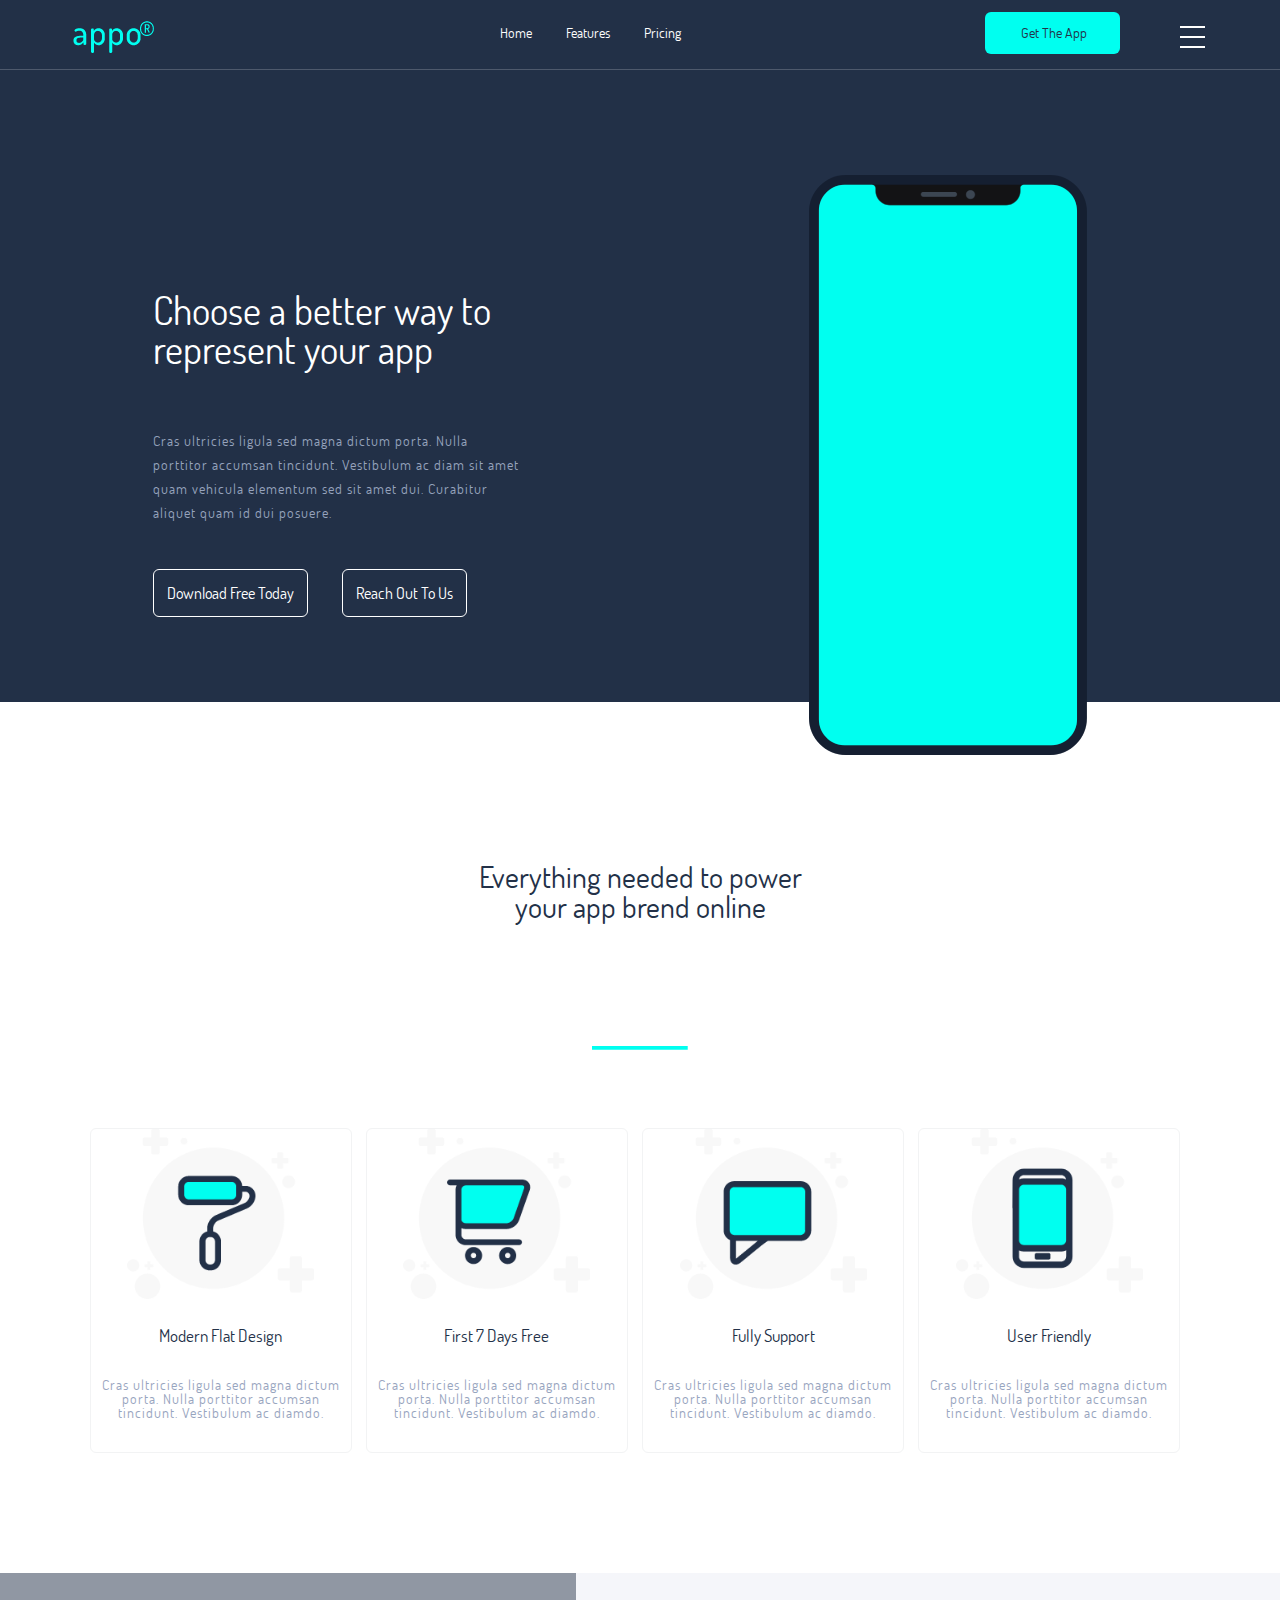
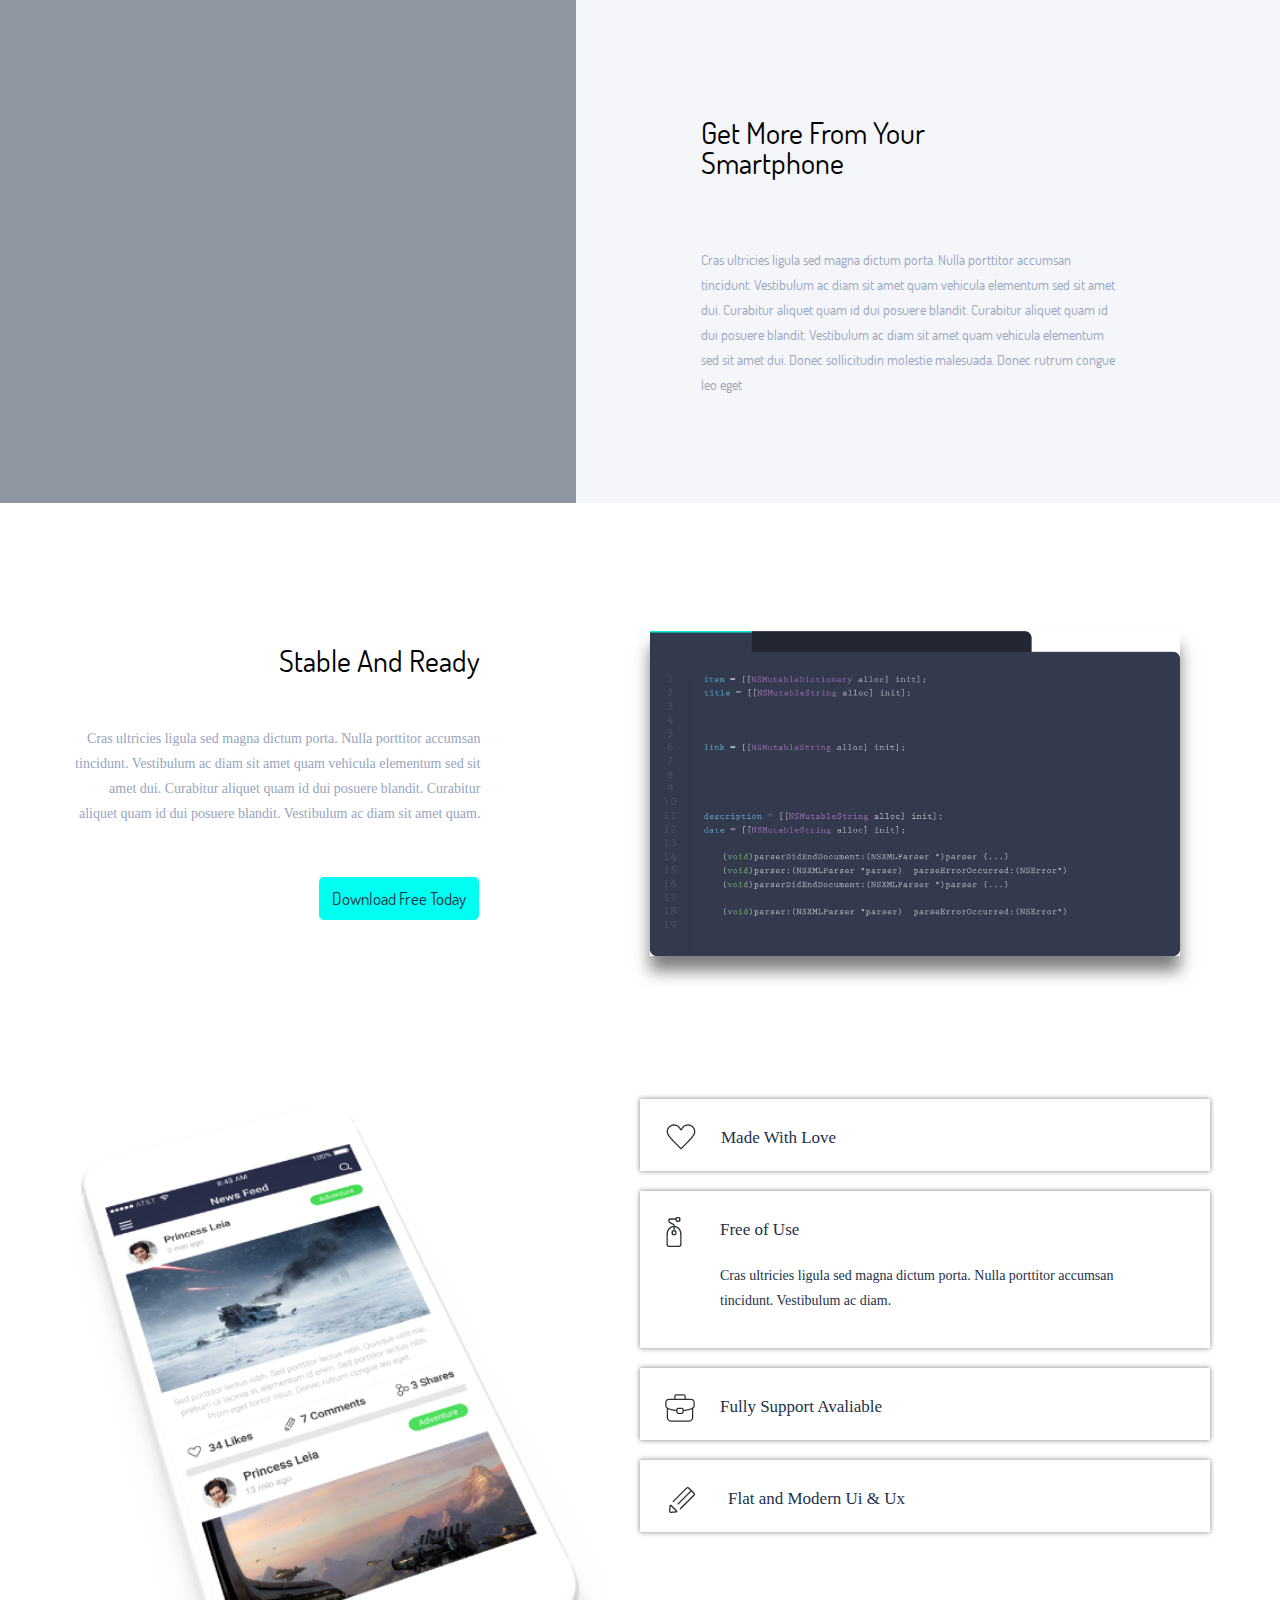
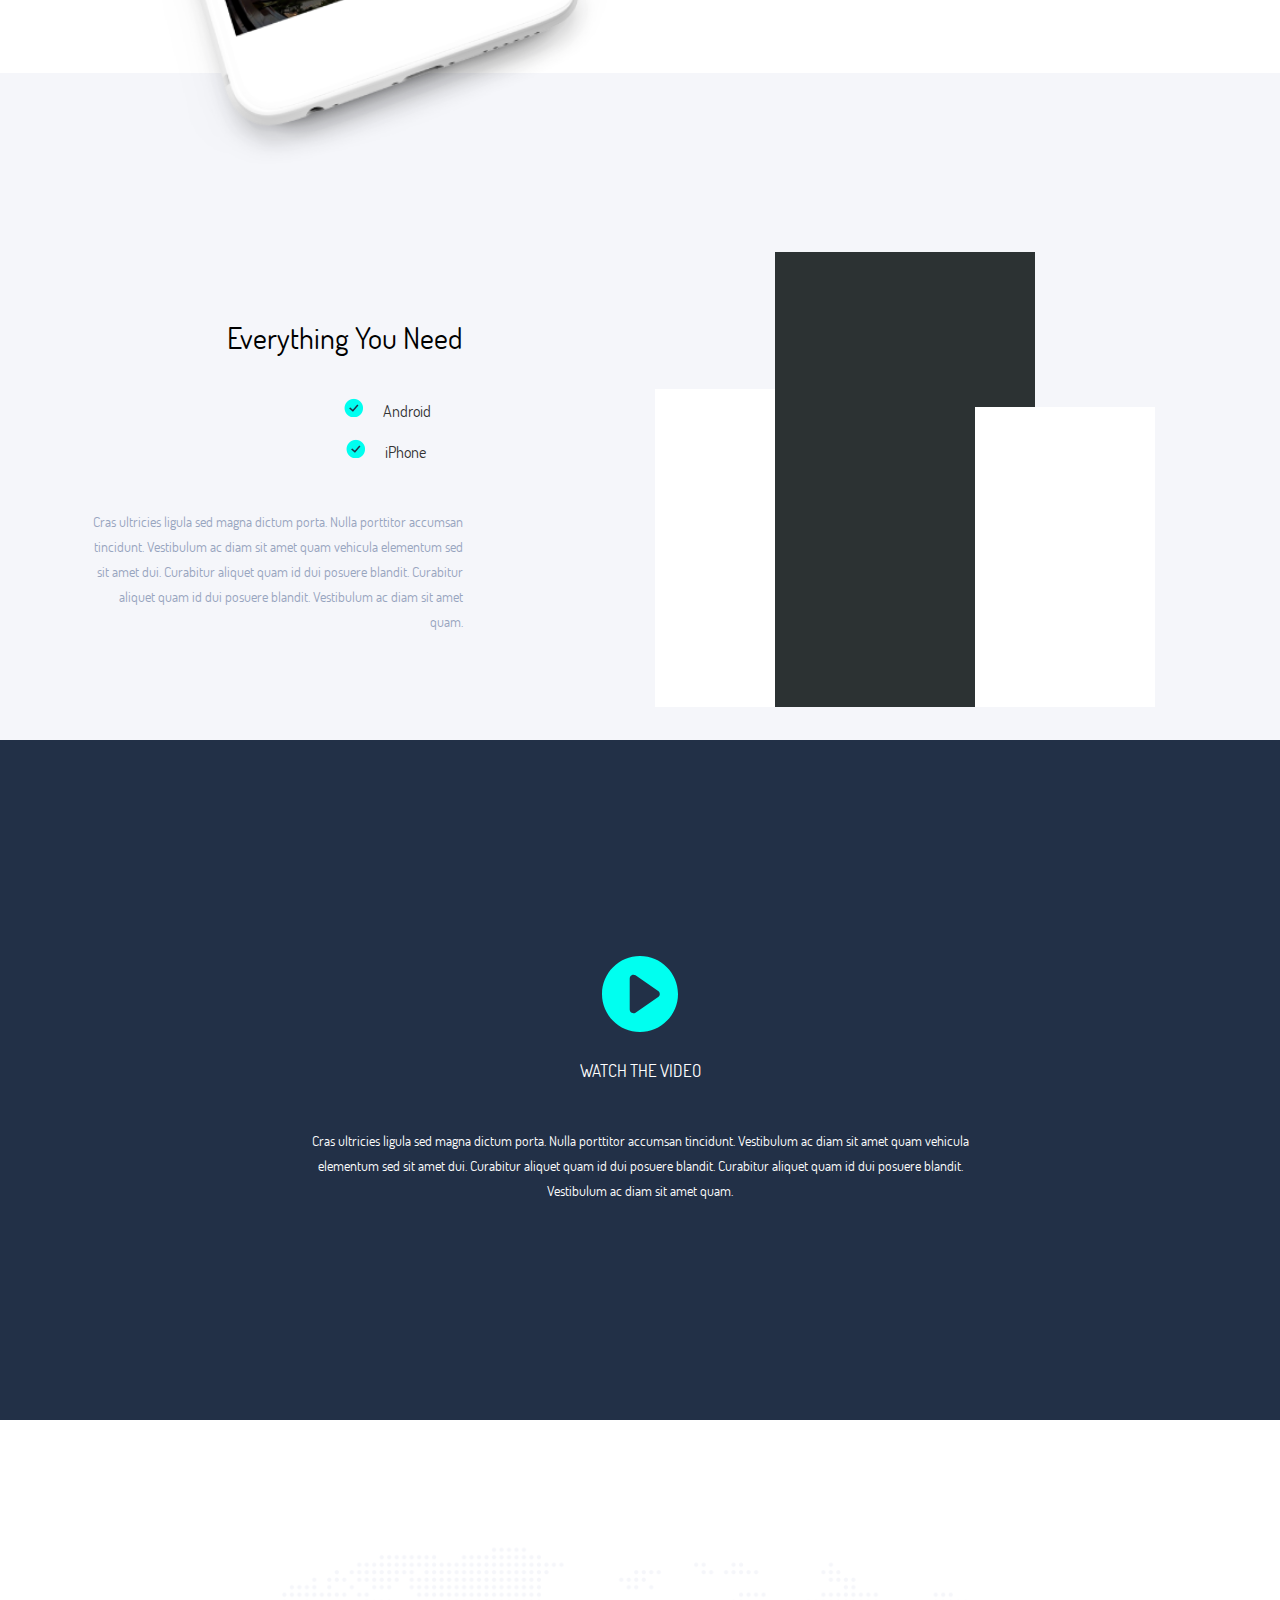
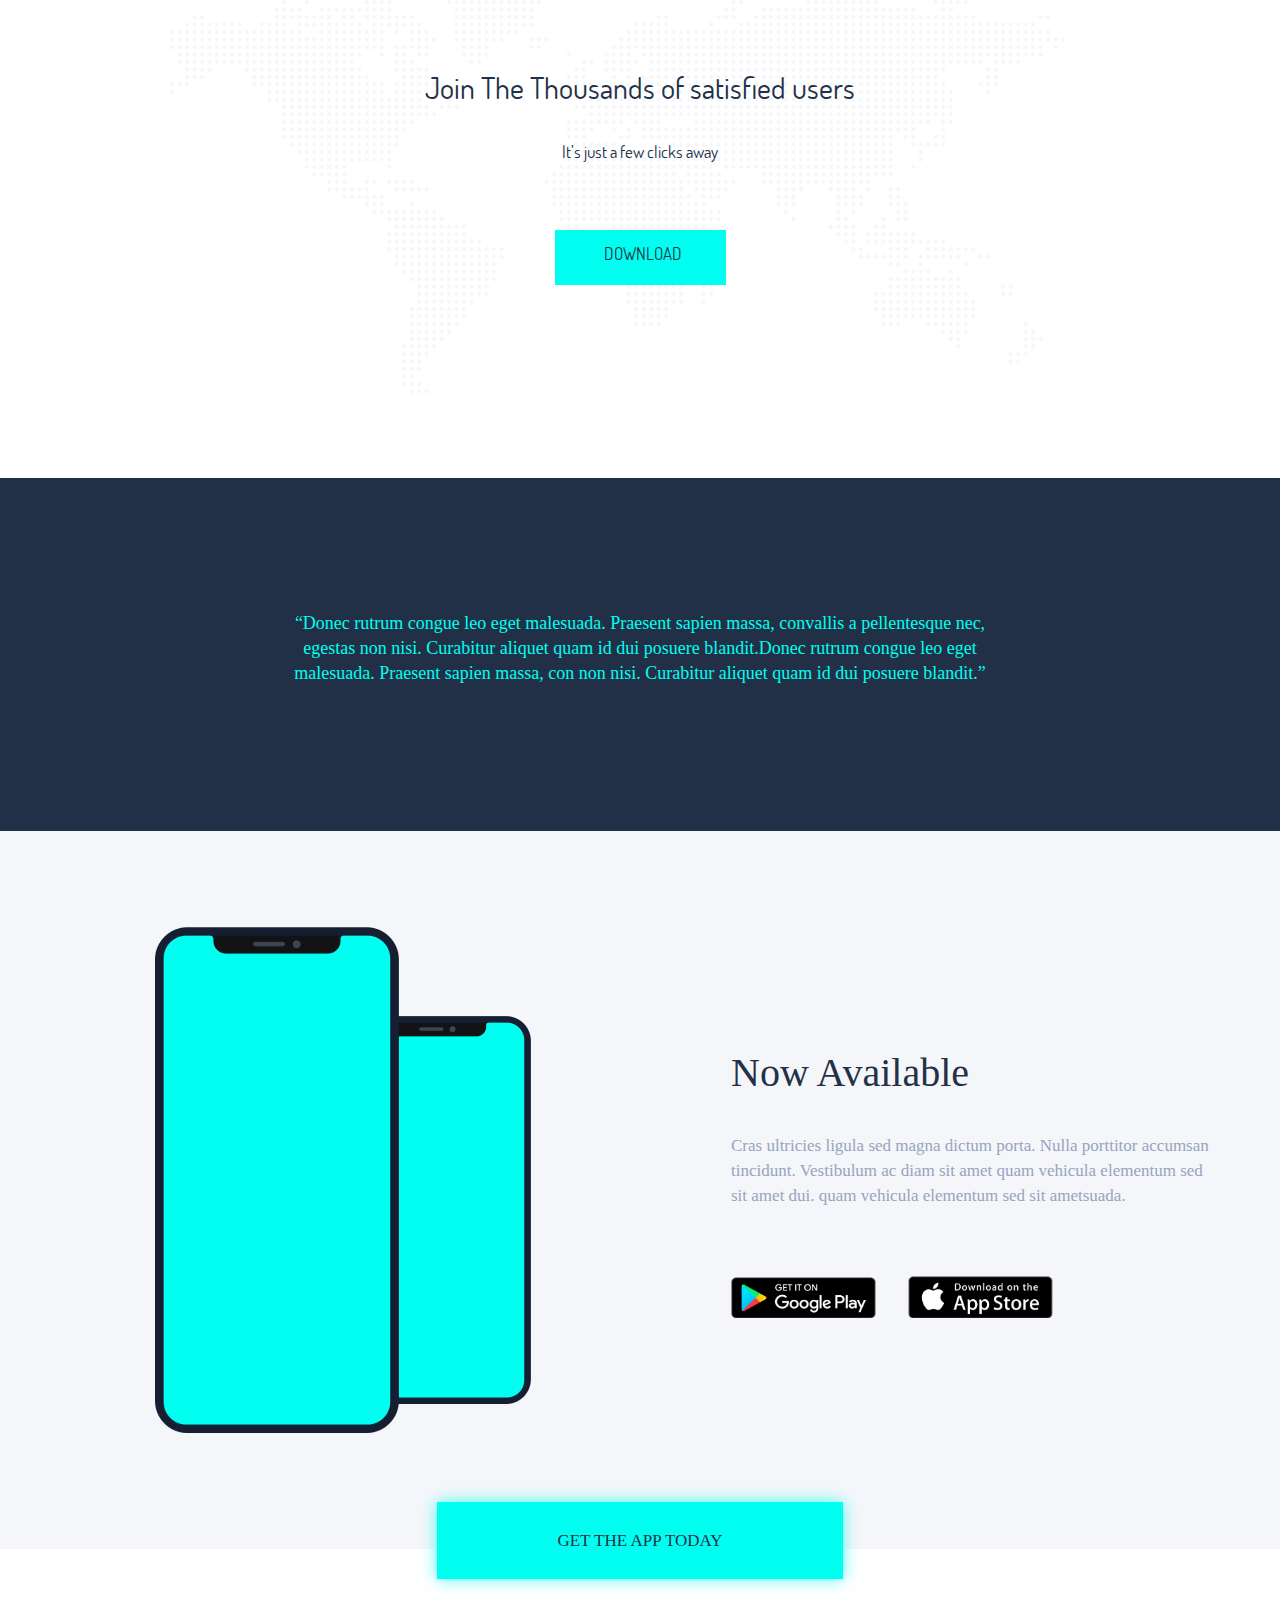
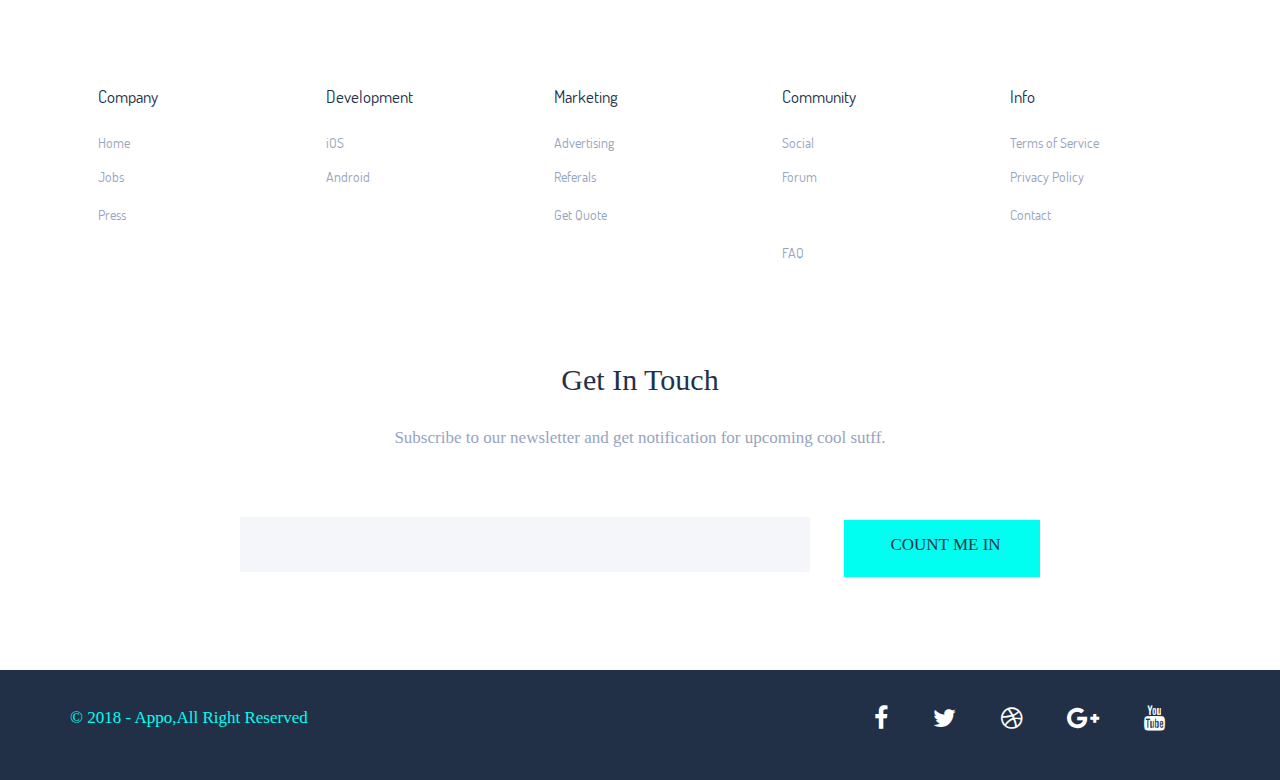
<file: project-appo/Appo2/index.html>
<!DOCTYPE html>
<html>
	<head>
		<meta charset="utf-8">
		<title>APPO</title>
		<meta name="viewport" content="width=device-width, initial-scale=1">
		<link rel="stylesheet" type="text/css" href="assets/css/app.css">
	</head>
	<body>

		<header>
			<div class="wrap header">
				<div class="container-fluid">
					<div class="row">
						<div class="col-lg-12 col-md-12 col-sm-12 col-xs-12">
							<div class="logo">
								<a href="#" title="logo" id="logo" >
									<img src="assets/img/logo.png" alt="logo">
								</a>
							</div>
							<nav id="main-navigation">
								<ul>
									<span class="canvas-close">X</span>
									<li><a href="#" title="Home">Home
									<span><img src="assets/img/Arrow Down.png"></span></a></li>
									<li><a href="#" title="Features">Features</a></li>
									<li><a href="#" title="Pricing">Pricing</a></li>
									<li><a href="#" title="Get The App">Get The App</a></li>
								</ul>
							</nav>
							<div class="canvas-open">
								<img src="assets/img/menu.png">
							</div>
						</div>	
					</div>
				</div>
			</div>
			<div class="subheader">
				<div class="wrap">
					<div class="container-fluid">
						<div class="row">
							<div class="information col-lg-6 col-md-6 col-sm-10">
								<h1>Choose a better way to 
								represent your app</h1>
								<p>Cras ultricies ligula sed magna dictum porta. Nulla porttitor accumsan tincidunt. Vestibulum ac diam sit amet quam vehicula elementum sed sit amet dui. Curabitur aliquet quam id dui posuere.</p>
								<a href="#" title="Download free" id="first">Download Free Today</a>
								<a href="#" title="reach us">Reach Out To Us</a>
							</div>
							<div id="phone" class="col-lg-6 col-md-6 col-sm-2">
								<div class="phone">
									<img src="assets/img/Vector Smart.png">
								</div>
							</div>
						</div>	
					</div>
				</div>
				</div>
			</div>
		</header>
		<section>
			<div class="service">
				<div class="wrap">
					<div class="container-fluid">
						<div class="row">
							<div class="col-lg-12">
								<h2>Everything needed to power
								your app brend online</h2>
								<div class="separate">
									<img src="assets/img/separator.png" alt="separate">
								</div>
								<ul>
									<li><a href="#" title="Modern Flat Design">
										<img src="assets/img/Vector Smart1.png">
									</a>
									<h3>Modern Flat Design</h2>
									<p>Cras ultricies ligula sed magna dictum porta. Nulla porttitor accumsan tincidunt. Vestibulum ac diamdo.</p>
									</li>
									<li><a href="#" title="First 7 Days Free">
										<img src="assets/img/Vector Smart2.png">
									</a>
									<h3>First 7 Days Free</h2>
									<p>Cras ultricies ligula sed magna dictum porta. Nulla porttitor accumsan tincidunt. Vestibulum ac diamdo.</p>
									</li>
									<li><a href="#" title="Fully Support">
										<img src="assets/img/Vector Smart3.png">
									</a>
									<h3>Fully Support</h2>
									<p>Cras ultricies ligula sed magna dictum porta. Nulla porttitor accumsan tincidunt. Vestibulum ac diamdo.</p>
									</li>
									<li><a href="#" title="User Friendly">
										<img src="assets/img/Vector Smart4.png">
									</a>
									<h3>User Friendly</h2>
									<p>Cras ultricies ligula sed magna dictum porta. Nulla porttitor accumsan tincidunt. Vestibulum ac diamdo.</p>
									</li>
								</ul>
							</div>
						</div>
					</div>
				</div>
			</div>
				<div class="company-info">
					<div class="image"></div>
					<div class="get-more">
						<h3>Get More From Your
						Smartphone</h3>
						<p>Cras ultricies ligula sed magna dictum porta. Nulla porttitor accumsan tincidunt. Vestibulum ac diam sit amet quam vehicula elementum sed sit amet dui. Curabitur aliquet quam id dui posuere blandit. Curabitur aliquet quam id dui posuere blandit. Vestibulum ac diam sit amet quam vehicula elementum sed sit amet dui. Donec sollicitudin molestie malesuada. Donec rutrum congue leo eget</p>
					</div>
				</div>
			<div class="app-presentation">
				<div class="top">
					<div class="wrap">
						<div class="container-fluid">
							<div class="row">
								<div class="col-lg-12">
									<div class="allin">
										<ul>
											<li>
												<h3>Stable And Ready</h3>
												<p>Cras ultricies ligula sed magna dictum porta. Nulla porttitor accumsan tincidunt. Vestibulum ac diam sit amet quam vehicula elementum sed sit amet dui. Curabitur aliquet quam id dui posuere blandit. Curabitur aliquet quam id dui posuere blandit. Vestibulum ac diam sit amet quam.</p>
												<a href="#" title="Download free">Download Free Today</a>
											</li>
											<li>
												<img src="assets/img/code.png" alt="code image">
											</li>
										</ul>
									</div>
								</div>
							</div>
						</div>
					</div>
				</div>
				<div class="middle">
					<div class="wrap">
						<div class="container-fluid">
							<div class="row">
								<div class="col-lg-12">
									<div class="smartphone">
										<img src="assets/img/phone.png">
									</div>
									<div class="smartphone-info">
										<ul>
											<li>
												<img src="assets/img/Heart Icon.png" title="hearn icon">
												<h3>Made With Love</h3>
											</li>
											<li>
												<img src="assets/img/Tag Icon.png" title="Tag Icon">
												<h3>Free of Use</h3>
												<p>Cras ultricies ligula sed magna dictum porta. Nulla porttitor accumsan tincidunt. Vestibulum ac diam.</p>
											</li>
											<li>
												<img src="assets/img/Case Icon.png" title="Case Icon">
												<h3>Fully Support Avaliable</h3>
											</li>
											<li>
												<img src="assets/img/Pencil Icon.png" title="Pencil icon">
												<h3>Flat and Modern Ui & Ux</h3>
											</li>
										</ul>
									</div>
								</div>
							</div>
						</div>
					</div>
				</div>
				<div class="bottom">
					<div class="wrap">
						<div class="container-fluid">
							<div class="row">
								<div class="col-lg-12">
									<div class="col-lg-6 col-md-6 col-sm-12 col-xs-12">
										<div class="left">
										<h3>Everything You Need</h3>
										<ul>
											<li><img src="assets/img/yes.png" alt="yes image">Android</li>
											<li><img src="assets/img/yes.png" alt="yes image">iPhone</li>
										</ul>
											<p>Cras ultricies ligula sed magna dictum porta. Nulla porttitor accumsan tincidunt. Vestibulum ac diam sit amet quam vehicula elementum sed sit amet dui. Curabitur aliquet quam id dui posuere blandit. Curabitur aliquet quam id dui posuere blandit. Vestibulum ac diam sit amet quam.</p>
										</div>
									</div>
									<div class="col-lg-6 col-md-6 col-sm-12 col-xs-12">
										<div class="treephones">
											<img class="first" src="assets/img/leftimage.png" title="phone image">
											<img class="second" src="assets/img/midimage.png" title="phone image">
											<img class="third" src="assets/img/rightimage.png" title="phone image">
										</div>
									</div>
								</div>
							</div>
						</div>
					</div>
				</div>
			</div>
			<div class="video-thumb">
				<div class="video-frame">
					<div class="video-controls">
						<div class="play">
							<svg version="1.1" id="Capa_1" xmlns="http://www.w3.org/2000/svg" xmlns:xlink="http://www.w3.org/1999/xlink" x="0px" y="0px"
							 viewBox="0 0 350 350" style="enable-background:new 0 0 350 350;" xml:space="preserve">
							<path d="M175,0C78.343,0,0,78.343,0,175c0,96.656,78.343,175,175,175c96.656,0,175-78.344,175-175C350,78.343,271.656,0,175,0z
								 M258.738,189.05l-104.386,71.812c-2.904,1.989-6.284,3.006-9.673,3.006c-2.728,0-5.436-0.648-7.93-1.951
								c-5.605-2.965-9.125-8.777-9.125-15.103V103.188c0-6.326,3.52-12.139,9.125-15.104c5.605-2.94,12.377-2.535,17.603,1.055
								l104.386,71.811c4.619,3.18,7.387,8.441,7.387,14.05C266.125,180.609,263.358,185.87,258.738,189.05z"/>
							</g>
							</g>
							</svg>
						</div>
						<div class="info">
							<h3>WATCH THE VIDEO</h3>
							<p>Cras ultricies ligula sed magna dictum porta. Nulla porttitor accumsan tincidunt. Vestibulum ac diam sit amet quam vehicula 
							elementum sed sit amet dui. Curabitur aliquet quam id dui posuere blandit. Curabitur aliquet quam id dui posuere blandit. 
							Vestibulum ac diam sit amet quam.</p>
						</div>
						<!-- <video src="assets/video/HuaweiP30.mp4" controls=""></video> -->
					</div>
				</div>
			</div>
			<div class="download-part">
				<div class="wrap">
					<div class="container-fluid">
						<div class="row">
							<div class="col-lg-12">
								<h3>Join The Thousands of satisfied users</h3>
								<p>It’s just a few clicks away</p>
								<a href="#" title="download">DOWNLOAD</a>
							</div>
						</div>
					</div>
				</div>
			</div>
			<div class="quote">
				<div class="wrap">
					<div class="container-fluid">
						<div class="row">
							<div class="col-lg-12">
								<h3>“Donec rutrum congue leo eget malesuada. Praesent sapien massa, convallis a pellentesque nec, egestas non nisi. Curabitur aliquet quam id dui posuere blandit.Donec rutrum congue leo eget malesuada. Praesent sapien massa, con non nisi. Curabitur aliquet quam id dui posuere blandit.”</h3>
							</div>
						</div>
					</div>
				</div>
			</div>
			<div class="app-add">
				<div class="wrap">
					<div class="container-fluid">
						<div class="row">
							<div class="col-lg-6">
								<div class="phones">
									<img id="leftphone" src="assets/img/leftphone.png">
									<img id="rightphone" src="assets/img/rightphone.png">
								</div>
							</div>
							<div class="bottombtn">
								<a href="#" title="get the app">GET THE APP TODAY</a>
							</div>
							<div class="col-lg-6">
								<div class="stores">
									<h3>Now Available</h3>
									<p>Cras ultricies ligula sed magna dictum porta. Nulla porttitor accumsan tincidunt. Vestibulum ac diam sit amet quam vehicula elementum sed sit amet dui. quam vehicula elementum sed sit ametsuada.</p>
									<a href="#" title="GooglePlay"> <img src="assets/img/google-store.png"></a>
									<a href="#" title="GooglePlay">
									<img src="assets/img/app-store.png">
									</a>

								</div>	
							</div>
						</div>
					</div>
				</div>
			</div>
		</section>
		<footer>
			<div class="table">
				<div class="wrap">
					<div class="container-fluid">
						<div class="row">
							<div class="col-lg-12">
								<table>
									<tbody>
										<tr>
											<th>Company</th>
											<th>Development</th>
											<th>Marketing</th>
											<th>Community</th>
											<th>Info</th>
										</tr>
										<tr>
											<td>Home</td>
											<td>iOS</td>
											<td>Advertising</td>
											<td>Social</td>
											<td>Terms of Service</td>
										</tr>
										<tr>
											<td>Jobs</td>
											<td>Android</td>
											<td>Referals</td>
											<td>Forum</td>
											<td>Privacy Policy</td>
										</tr>
										<tr>
											<td>Press</td>
											<td colspan="1"></td>
											<td>Get Quote</td>
											<td colspan="1"></td>
											<td>Contact</td>
										</tr>
										<tr>
											<td colspan="1"></td>
											<td colspan="1"></td>
											<td colspan="1"></td>
											<td>FAQ</td>
											<td colspan="1"></td>
										</tr>
									</tbody>
								</table>
							</div>
						</div>
					</div>
				</div>
			</div>
			<div class="subscribe">
				<div class="wrap">
					<div class="container-fluid">
						<div class="row">
							<div class="col-lg-12">
								<h3>Get In Touch</h3>
								<p>Subscribe to our newsletter and get notification for upcoming cool sutff.</p>
								<form action="/" method="GET">
									<input type="email" name="subscribe">
									<a href="#" title="count me in ">COUNT ME IN</a>
								</form>
							</div>
						</div>
					</div>
				</div>
			</div>
			<div class="footer-bottom">
				<div class="wrap">
					<div class="container-fluid">
						<div class="row">
							<div class="col-lg-6">
								<p> © 2018 - Appo,All Right Reserved</p>
							</div>
							<div class="col-lg-6">
								<i class="fa fa-youtube" aria-hidden="true"></i>
								<i class="fa fa-google-plus" aria-hidden="true"></i>
								<i class="fa fa-dribbble" aria-hidden="true"></i>
								<i class="fa fa-twitter" aria-hidden="true"></i>
								<i class="fa fa-facebook" aria-hidden="true"></i>
							</div>
						</div>
					</div>
				</div>
			</div>
		</footer>

		<script type="text/javascript" src="https://code.jquery.com/jquery-3.4.1.js"></script>
		<script type="text/javascript" src="assets/javascript/js.js"></script>
		<script type="text/javascript" src="assets/javascript/owl.carousel.js"></script>
	</body>
	</body>
</html>
</file>
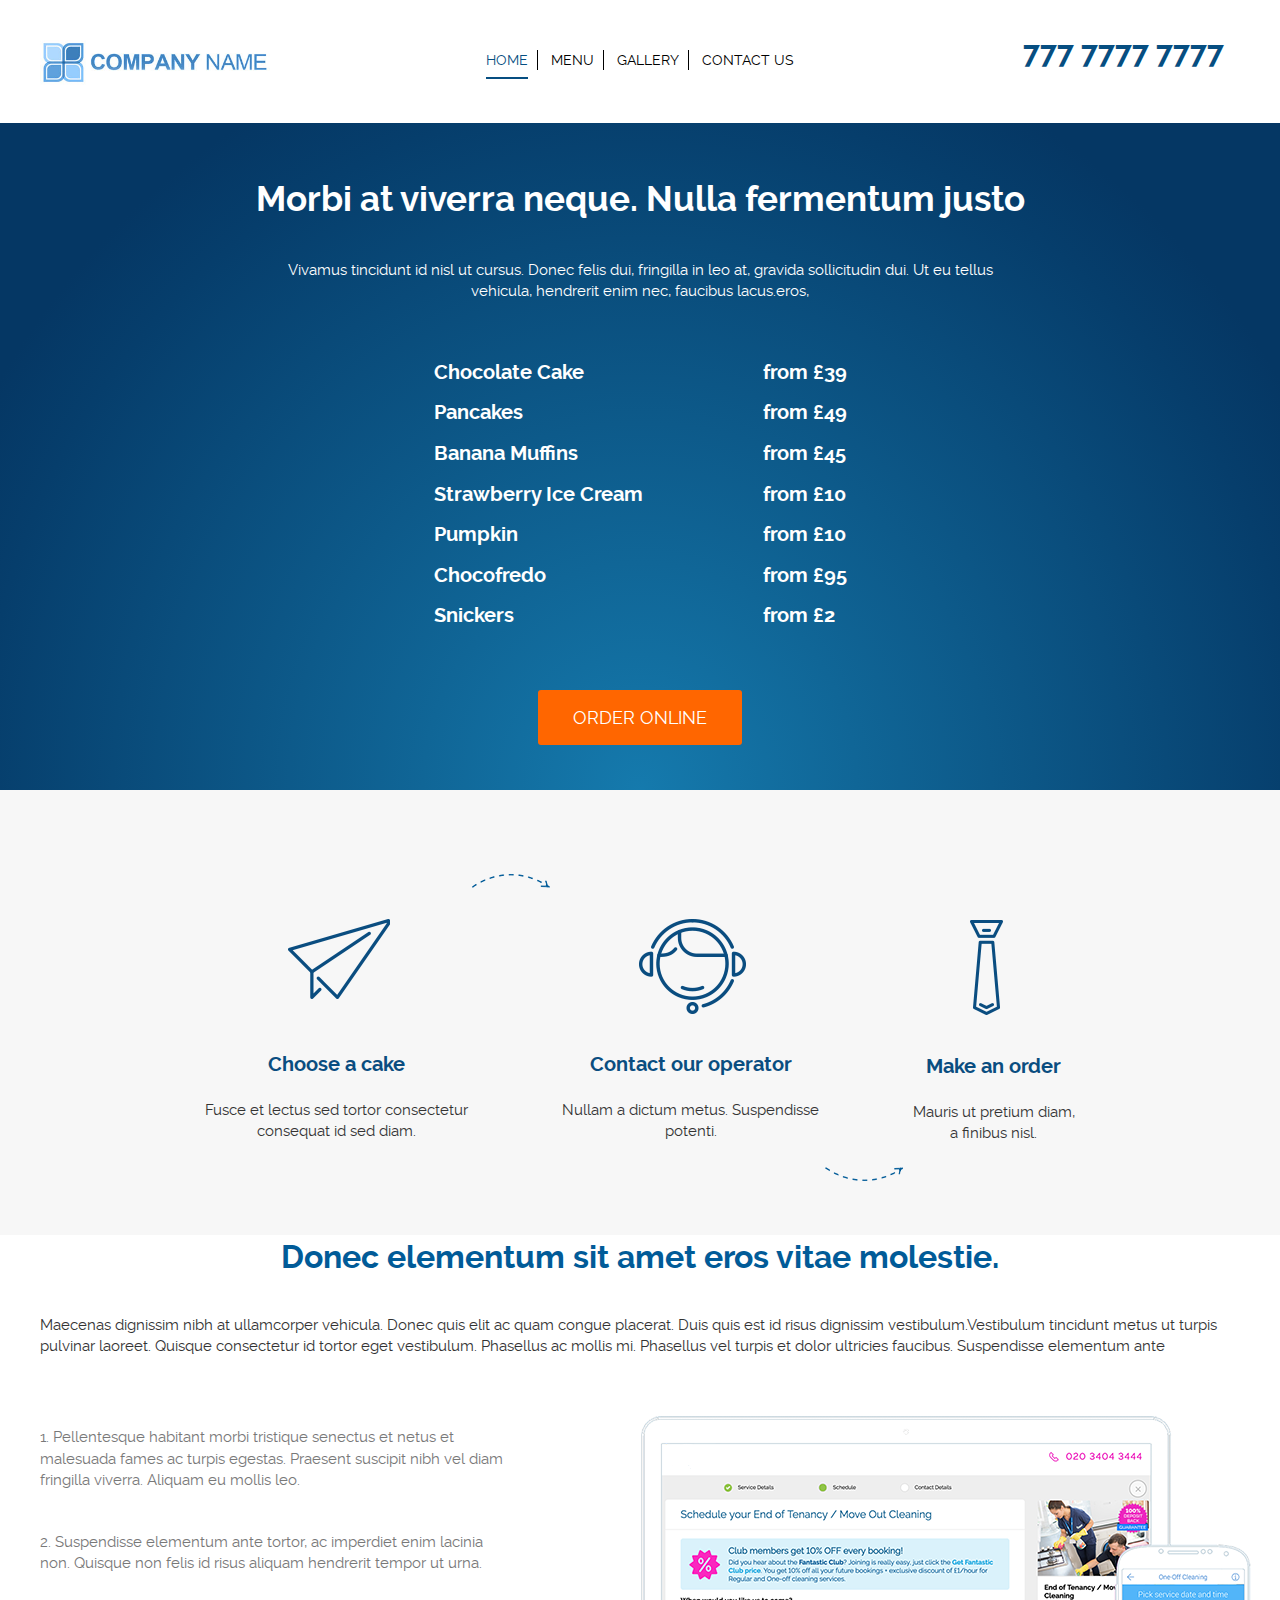
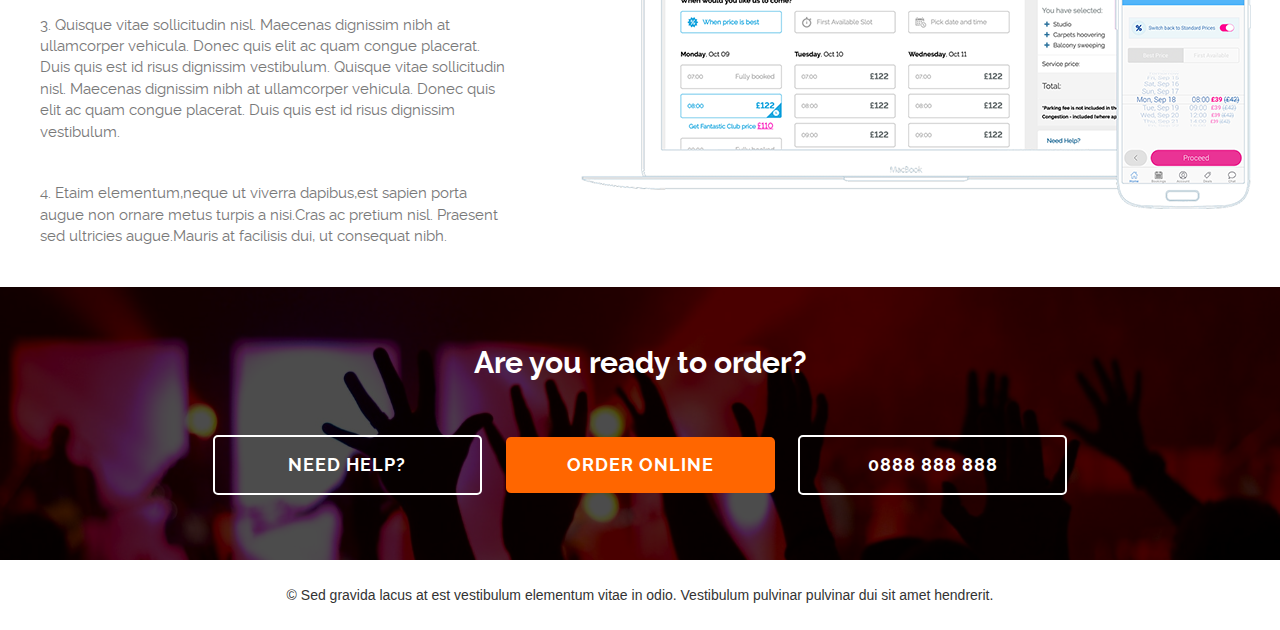
<file: project-fame/task/index.html>
<!DOCTYPE html>
<html>
	<head>
		<title>V2</title>
		<link rel="stylesheet" type="text/css" href="assets/css/app.css">
		<meta charset="utf-8">
  		<meta name="viewport" content="width=device-width, initial-scale=1">
	</head>
	<body>
		<div class="wrapper">
			<header>		
				<div class="container-fluid" id="container-header">
					<div class="row">
						<div class="hidden-lg hidden-md hidden-sm col-xs-2">
							<div id="mobile-menu-btn" class="canvas-btn">
								<img src="assets/img/mobile_menu/menu.png">
							</div>
						</div>
						<div class="col-lg-4 col-md-4 col-sm-4 col-xs-8">
							<a href="#" id="logo" title="V2 Logo">
								<img src="assets/img/logo/logo.png">
							</a>
						</div>
						<div class="col-lg-4 col-md-5 col-sm-5 hidden-xs menu-holder">
							<nav>
								<ul>
									<li><a href="#" title="Home" class="visible">Home</a></li>
									<li><a href="#" title="Menu">Menu</a></li>
									<li><a href="#" title="Our Gallery">Gallery</a></li>
									<li><a href="#" title="Contacts">Contact Us</a></li>
								</ul>
							</nav>
						</div>
						<div class="col-lg-4 col-md-3 col-sm-3 hidden-xs phone">
							<p><a href="tel:+777-7777-7777" title="Call Us">777 7777 7777</a></p>
						</div>				
						<div class="hidden-lg hidden-md hidden-sm col-sm-2">
							<div class="phone-icon-holder">
									<p><a href="tel:+777-7777-7777" title="Call Us" class="phone-icon"><img src="assets/img/mobile_menu/phone.png"></a></p>
							</div>
						</div>
					</div>

					<div class="row" id="canvas-menu-frame">
						<div class="hidden-lg hidden-md hidden-sm col-xs-12">
							<div id="mobile-menu-frame" class="canvas-frame">
								<nav>
									<ul>
										<li><a href="#" title="Home Page" class="visible">Home</a></li>
										<li><a href="#" title="Menu">Menu</a></li>
										<li><a href="#" title="Gallery">Gallery</a></li>
										<li><a href="#" title="Contact Us">Contact Us</a></li>
									</ul>
								</nav>
							</div>
						</div>
					</div>
				</div>
			</header>

			<section id="order-online">
				<div class="container-fluid">
					<div class="row">
						<div class="col-lg-12 col-md-12 col-sm-12 col-xs-12">
							<div class="order">
								<div class="description">
									<h2>Morbi at viverra neque. Nulla fermentum justo<!-- egestas, sit amet pos --></h2>
									<p>Vivamus tincidunt id nisl ut cursus. Donec felis dui, fringilla in leo at, gravida sollicitudin dui. Ut eu tellus <br> vehicula, hendrerit enim nec, faucibus lacus.eros,</p>
								</div>
								<div class="prices">
									<table>
										<tbody>
											<tr>
												<td>Chocolate Cake</td>
												<td>from £39</td>
											</tr>
											<tr>
												<td>Pancakes</td>
												<td>from £49</td>
											</tr>
											<tr>
												<td>Banana Muffins</td>
												<td>from £45</td>
											</tr>
											<tr>
												<td>Strawberry Ice Cream</td>
												<td>from £10</td>
											</tr>
											<tr>
												<td>Pumpkin</td>
												<td>from £10</td>
											</tr>
											<tr>
												<td>Chocofredo</td>
												<td>from £95</td>
											</tr>
											<tr>
												<td>Snickers</td>
												<td>from £2</td>
											</tr>
										</tbody>
									</table>
								</div>
								<div class="order-btn">
									<a href="#" title="Make an order">Order Online</a>
								</div>
							</div>
						</div>
					</div>
				</div>				
			</section>

			<section id="orderway">
				<div class="container-fluid">
					<div class="row">
						<div class="col-lg-12 col-md-12">
							<div class="delivery">
								<ul>
									<li class="arrow-top">
										<img src="assets/img/object-one.svg">
										<h3>Choose a cake</h3>
										<p>Fusce et lectus sed tortor consectetur<br>consequat id sed diam.</p>
										<img  class="upper-arrow" src="assets/img/upper-arrow.png">
									</li>
									<li class="arrow-bottom">
										<img src="assets/img/object-two.svg">
										<h3>Contact our operator</h3>
										<p>Nullam a dictum metus. Suspendisse<br>potenti.</p>
										<img class="bottom-arrow" src="assets/img/down-arrow.png">
									</li>
									<li>
										<img src="assets/img/object-three.svg">
										<h3>Make an order</h3>
										<p>Mauris ut pretium diam,<br>a finibus nisl.</p>
									</li>									
								</ul>
							</div>
						</div>
					</div>
				</div>
			</section>

			<section id="membership">
				<div class="container-fluid">
					<div class="row">
						<div class="col-lg-12 col-md-12">
							<div class="membership">
								<h2>Donec elementum sit amet eros vitae molestie.</h2>
								<p>Maecenas dignissim nibh at ullamcorper vehicula. Donec quis elit ac quam congue placerat. Duis quis est id risus dignissim vestibulum.Vestibulum tincidunt metus ut turpis pulvinar laoreet. Quisque consectetur id tortor eget vestibulum. Phasellus ac mollis mi. Phasellus vel turpis et dolor ultricies faucibus. Suspendisse elementum ante <!-- tortor, ac imperdiet enim lacinia non. --></p>
							</div>
						</div>
						<div class="row" id="ol-shell">
							<div class="hidden-lg col-md-12 col-sm-12 col-xs-12">
								<div class="img-holder">
									<img src="assets/img/laptop_cellphone.svg">
								</div>
							</div>
							<div class="col-lg-5 col-md-12 col-sm-12 col-xs-12">
								<div class="order-list">
									<ol>
										<li><span>Pellentesque habitant morbi tristique senectus et netus et malesuada fames ac turpis egestas. Praesent suscipit nibh vel diam fringilla viverra. Aliquam eu mollis leo.</span></li>
										<li><span>Suspendisse elementum ante tortor, ac imperdiet enim lacinia non. Quisque non felis id risus aliquam hendrerit tempor ut urna. </span></li>
										<li><span>Quisque vitae sollicitudin nisl. Maecenas dignissim nibh at ullamcorper vehicula. Donec quis elit ac quam congue placerat. Duis quis est id risus dignissim vestibulum. Quisque vitae sollicitudin nisl. Maecenas dignissim nibh at ullamcorper vehicula. Donec quis elit ac quam congue placerat. Duis quis est id risus dignissim vestibulum.</span></li>
										<li><span>Etaim elementum,neque ut viverra dapibus,est sapien porta augue non ornare metus turpis a nisi.Cras ac pretium nisl. Praesent sed ultricies augue.Mauris at facilisis dui, ut consequat nibh.</span></li>
									</ol>
								</div>
							</div>
							<div class="col-lg-7 hidden-md hidden-sm hidden-xs">
								<div class="img-holder">
									<img src="assets/img/laptop_cellphone.svg">
								</div>
							</div>
						</div>
					</div>
				</div>
			</section>

			<section id="order-now">
				<div id="backg-h" class="container-fluide">
					<div class="row">
						<div class="col-lg-12 col-md-12 col-sm-12 col-xs-12">
							<div class="ready-to">
								<h2>Are you ready to order?</h2>
							</div>
						</div>
					</div>

					<div class="row">
						<div class="col-lg-12 col-md-12 col-sm-12 col-xs-12">
							<div class="order-btns">
								<a href="#" title="Need help?">Need Help?</a>
								<a href="#" title="Order Online">Order Online</a>
								<a href="#" title="tel:+0888888888">0888 888 888</a>
							</div>
						</div>
					</div>
				</div>
			</section>

			<footer>
				<div class="container-fluid">
					<div class="row">
						<div class="col-lg-12 col-md-12 col-sm-12 col-xs-12">
							<div class="copyright">
								<p>© Sed gravida lacus at est vestibulum elementum vitae in odio. Vestibulum pulvinar pulvinar dui sit amet hendrerit.</p>
							</div>
						</div>
					</div>
				</div>
			</footer>
		</div>	

		<script type="text/javascript" src="assets/js/jquery-3.4.1.js"></script>
		<script type="text/javascript" src="assets/js/app.js"></script>
	</body>
</html>
</file>
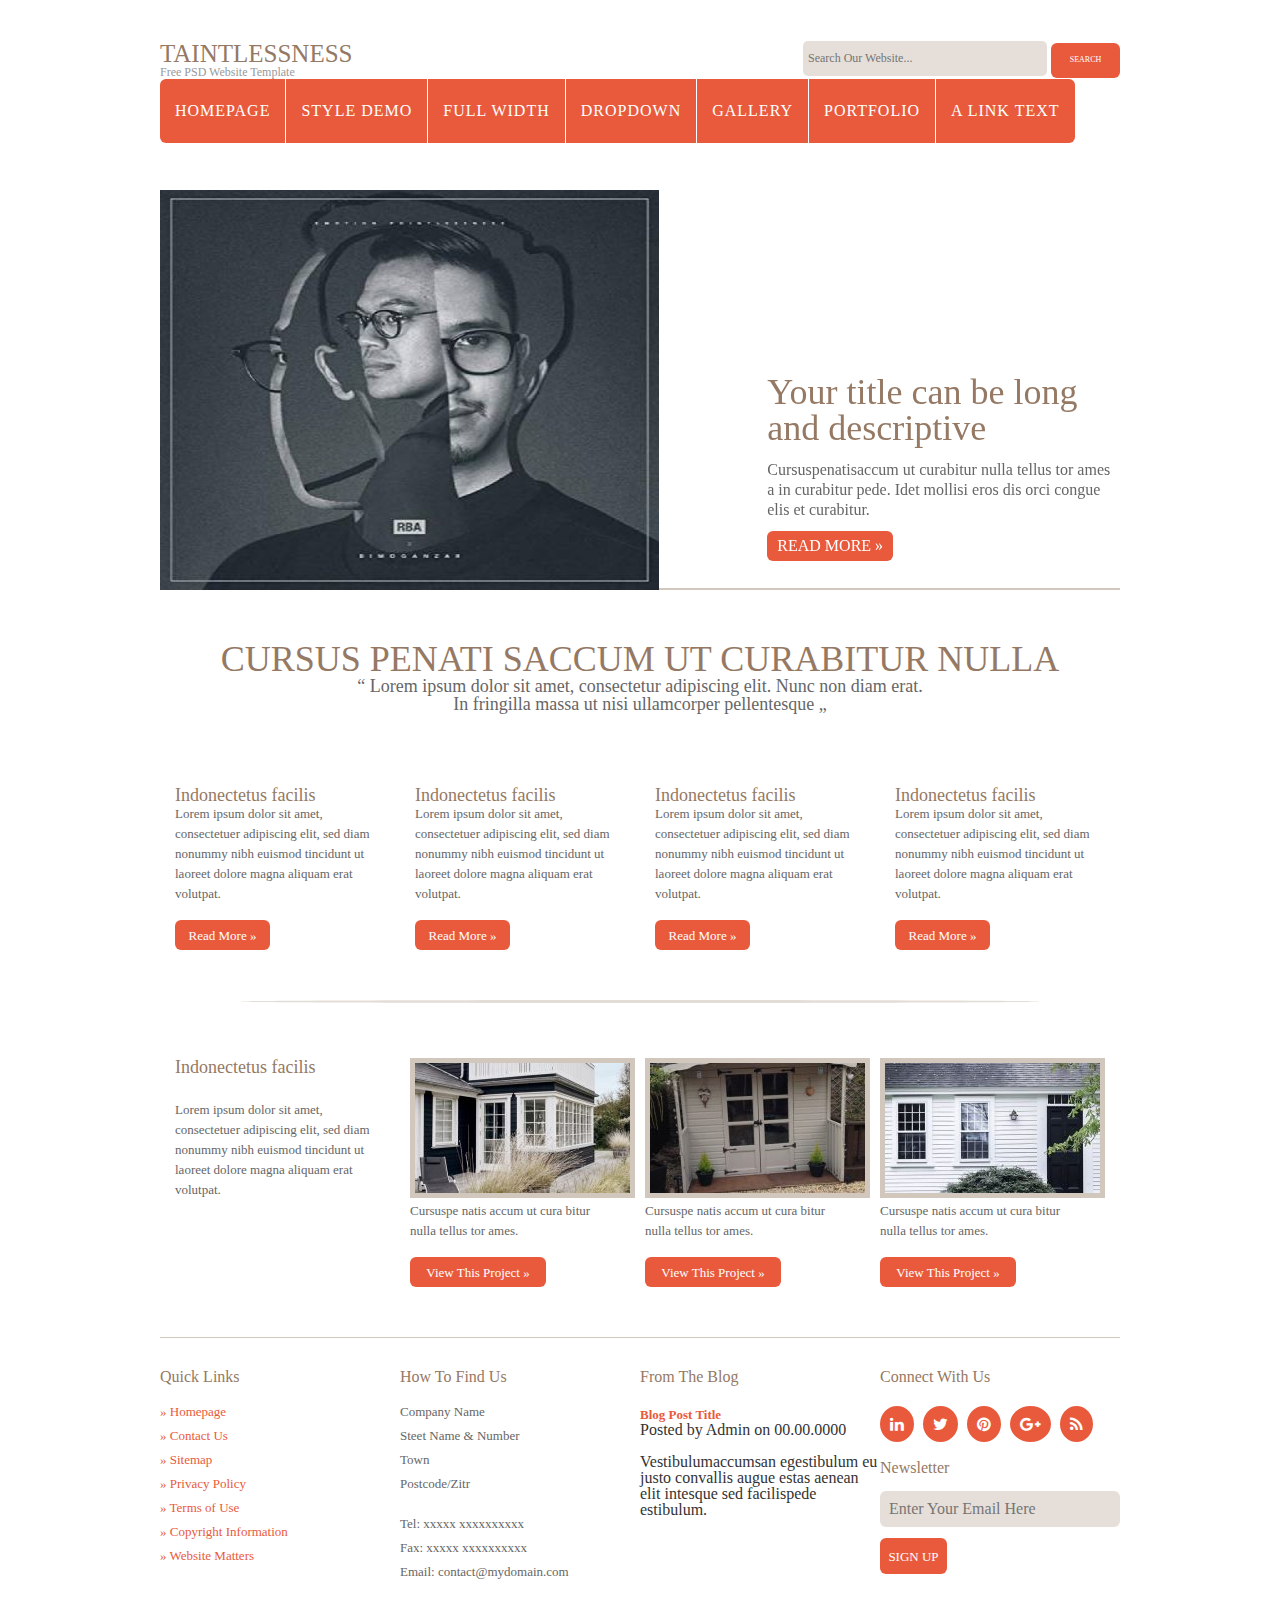
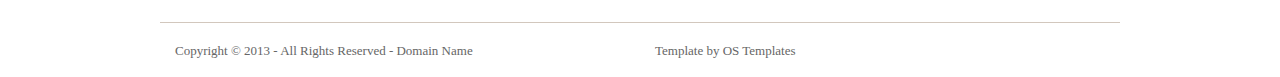
<file: project-taintlessnes/Taintlessness/index.html>
<!DOCTYPE html>
<html>
	<head>
		<title>Taintlessness</title>
		<meta name="viewport" content="width=device-width, initial-scale=1">
		<link rel="stylesheet" type="text/css" href="assets/css/app.css">
	</head>
	<body>

		<header>
			<div class="logo">
				<a href="#" >
					<h1>taintlessness</h1>
					<p>Free PSD Website Template</p>
				</a>
			</div>
			<div class="Search-form">
				<form action="/">
					<div class="form-field">
						<input type="text" name="search" placeholder="Search Our Website...">
						<button>search</button>
					</div>
				</form>
			</div>
			<div class="top-navigation">
				<div class="wrap">
				<div class="container-fluid">
					<div class="row">
						<div class="col-lg-12">
							<nav id="main-menu">
								<ul>
									<span class="controls" ><i class="fa fa-times" id="mobile-close"aria-hidden="true"></i></span>
									<li><a href="/" title="Homepage">homepage</a></li>
									<li><a href="/" title="style demo">style demo</a></li>
									<li><a href="/" title="full width">full width</a></li>
									<li><a href="/" title="dropdown">dropdown</a></li>
									<li><a href="/" title="gallery">gallery</a></li>
									<li><a href="/" title="portfolio">portfolio</a></li>
									<li><a href="/" title="A link text">A link text</a></li>
								</ul>
							</nav>
							<div class="mobile-canvas">
								<i class="fa fa-bars " id="mobile-open" aria-hidden="true"></i>
							</div>
						</div>
					</div>
				</div>
			</div>
			</div>
			<div class="slider owl-carousel">
				<div class="item">
					<div class="wrap">
						<div class="conteiner-fluid">
							<div id="logo">
								<img src="assets/img/slider.jpg" alt="logo pic">
							</div>
							<div class="information">
								<h3>Your title can be long 
								and descriptive</h3>
								<p>
									Cursuspenatisaccum ut curabitur nulla tellus tor ames a in curabitur pede. Idet mollisi eros dis orci congue elis et curabitur.
								</p>
								<button>READ MORE »</button>
							</div>
						</div>
					</div>	
				</div>
			</div>
		</header>
		<section>
			<div class="shout">
				<h3>CURSUS PENATI SACCUM UT CURABITUR NULLA</h3>
				<p>“ Lorem ipsum dolor sit amet, consectetur adipiscing elit. Nunc non diam 
				erat. In fringilla massa ut nisi ullamcorper pellentesque „</p>
			</div>
			<div class="service">
				<div class="wrap">
					<div class="container-fluid">
						<div class="row">
							<div class="col-lg-3">
								<h4>Indonectetus facilis</h4>
								<p>Lorem ipsum dolor sit amet, consectetuer adipiscing elit, sed diam nonummy nibh euismod tincidunt ut laoreet dolore magna aliquam erat volutpat.</p>
								<button class="btn_service">Read More »</button>
							</div>
							<div class="col-lg-3">
								<h4>Indonectetus facilis</h4>
								<p>Lorem ipsum dolor sit amet, consectetuer adipiscing elit, sed diam nonummy nibh euismod tincidunt ut laoreet dolore magna aliquam erat volutpat.</p>
								<button class="btn_service">Read More »</button>
							</div>
							<div class="col-lg-3">
								<h4>Indonectetus facilis</h4>
								<p>Lorem ipsum dolor sit amet, consectetuer adipiscing elit, sed diam nonummy nibh euismod tincidunt ut laoreet dolore magna aliquam erat volutpat.</p>
								<button class="btn_service">Read More »</button>
							</div>
							<div class="col-lg-3">
								<h4>Indonectetus facilis</h4>
								<p>Lorem ipsum dolor sit amet, consectetuer adipiscing elit, sed diam nonummy nibh euismod tincidunt ut laoreet dolore magna aliquam erat volutpat.</p>
								<button class="btn_service">Read More »</button>
							</div>
						</div>
					</div>
				</div>
			</div>
			<div class="latest-work">
				<div class="wrap">
					<div class="container-fuild">
						<div class="row">
							<div class="col-lg-3">
								<h4>Indonectetus facilis</h4>
								<p>Lorem ipsum dolor sit amet, consectetuer adipiscing elit, sed diam nonummy nibh euismod tincidunt ut laoreet dolore magna aliquam erat volutpat.</p>
							</div>
							<div class="col-lg-3">
								<img src="assets/img/project1.jpg" alt="some image">
								<p>Cursuspe natis accum ut cura bitur nulla tellus tor ames.</p>
								<button class="viewproject">View This Project »</button>
							</div>
							<div class="col-lg-3">
								<img src="assets/img/project2.jpg" alt="some image">
								<p>Cursuspe natis accum ut cura bitur nulla tellus tor ames.</p>
								<button class="viewproject">View This Project »</button>
							</div>
							<div class="col-lg-3">
								<img src="assets/img/project3.jpg" alt="some image">
								<p>Cursuspe natis accum ut cura bitur nulla tellus tor ames.</p>
								<button class="viewproject">View This Project »</button>
							</div>
						</div>
					</div>
				</div>
			</div>
		</section>
		<footer>
			<div class="wrap links">
				<div class="container-fluid">
					<div class="row">
						<div class="col-lg-3">
							<h3>Quick Links</h3>
							<ul>
								<li><a href="/" title="Homepage">» Homepage</a></li>
								<li><a href="/" title="Contact Us">» Contact Us</a></li>
								<li><a href="/" title="Sitemap">» Sitemap</a></li>
								<li><a href="/" title="Privacy Policy">» Privacy Policy</a></li>
								<li><a href="/" title="Terms of Use">» Terms of Use</a></li>
								<li><a href="/" title="Copyright Information">» Copyright Information</a></li>
								<li><a href="/" title="Website Matters">» Website Matters</a></li>
							</ul>
						</div>
						<div class="col-lg-3">
								<h3>How To Find Us</h3>
								<ul>
									<li>Company Name</li>
									<li>Steet Name & Number</li>
									<li>Town</li>
									<li>Postcode/Zitr</li>
									<br>
									<li>Tel: xxxxx xxxxxxxxxx</li>
									<li>Fax: xxxxx xxxxxxxxxx</li>
									<li>Email: contact@mydomain.com</li>
								</ul>
						</div>
						<div class="col-lg-3 blog_post">
							<h3>From The Blog</h3>
							<span>Blog Post Title</span>
							<p>Posted by Admin on 00.00.0000</p><br>
							<p>Vestibulumaccumsan egestibulum eu justo convallis augue estas aenean elit intesque sed facilispede estibulum.</p>
						</div>
						<div class="col-lg-3">
							<h3>Connect With Us</h3>
							<p class="footer-social">
								<a href="/" title="linkedin Icon"><i class="fa fa-linkedin" aria-hidden="true"></i></a>
								<a href="/" title="twitter Icon"><i class="fa fa-twitter" aria-hidden="true"></i></a>
								<a href="/" title="printerest Icon"><i class="fa fa-pinterest" aria-hidden="true"></i></a>
								<a href="/" title="google-plus Icon"><i class="fa fa-google-plus" aria-hidden="true"></i></a>
								<a href="/" title="rss Icon"><i class="fa fa-rss" aria-hidden="true"></i></a>
							</p>
							<div class="Search-form">
								<p>Newsletter</p>
								<form action="/">
									<div class="email">
										<input type="email" name="email" placeholder="Enter Your Email Here">
										<button>Sign Up</button>
									</div>
								</form>
							</div>
						</div>
					</div>
				</div>
			</div>
			<div class="copyright">
				<div class="wrap">
					<div class="container-fluid">
						<div class="row">
							<div class="col-lg-6">
								<p>Copyright © 2013 - All Rights Reserved - Domain Name</p>
							</div>
							<div class="col-lg-6">
								<p>Template by OS Templates</p>
							</div>
						</div>
					</div>
				</div>
			</div>
		</footer>

		<script type="text/javascript" src="https://code.jquery.com/jquery-3.4.1.js"></script>
		<script type="text/javascript" src="assets/javascript/js.js"></script>
		<script type="text/javascript" src="assets/javascript/owl.carousel.js"></script>
	</body>
	</body>
</html>
</file>
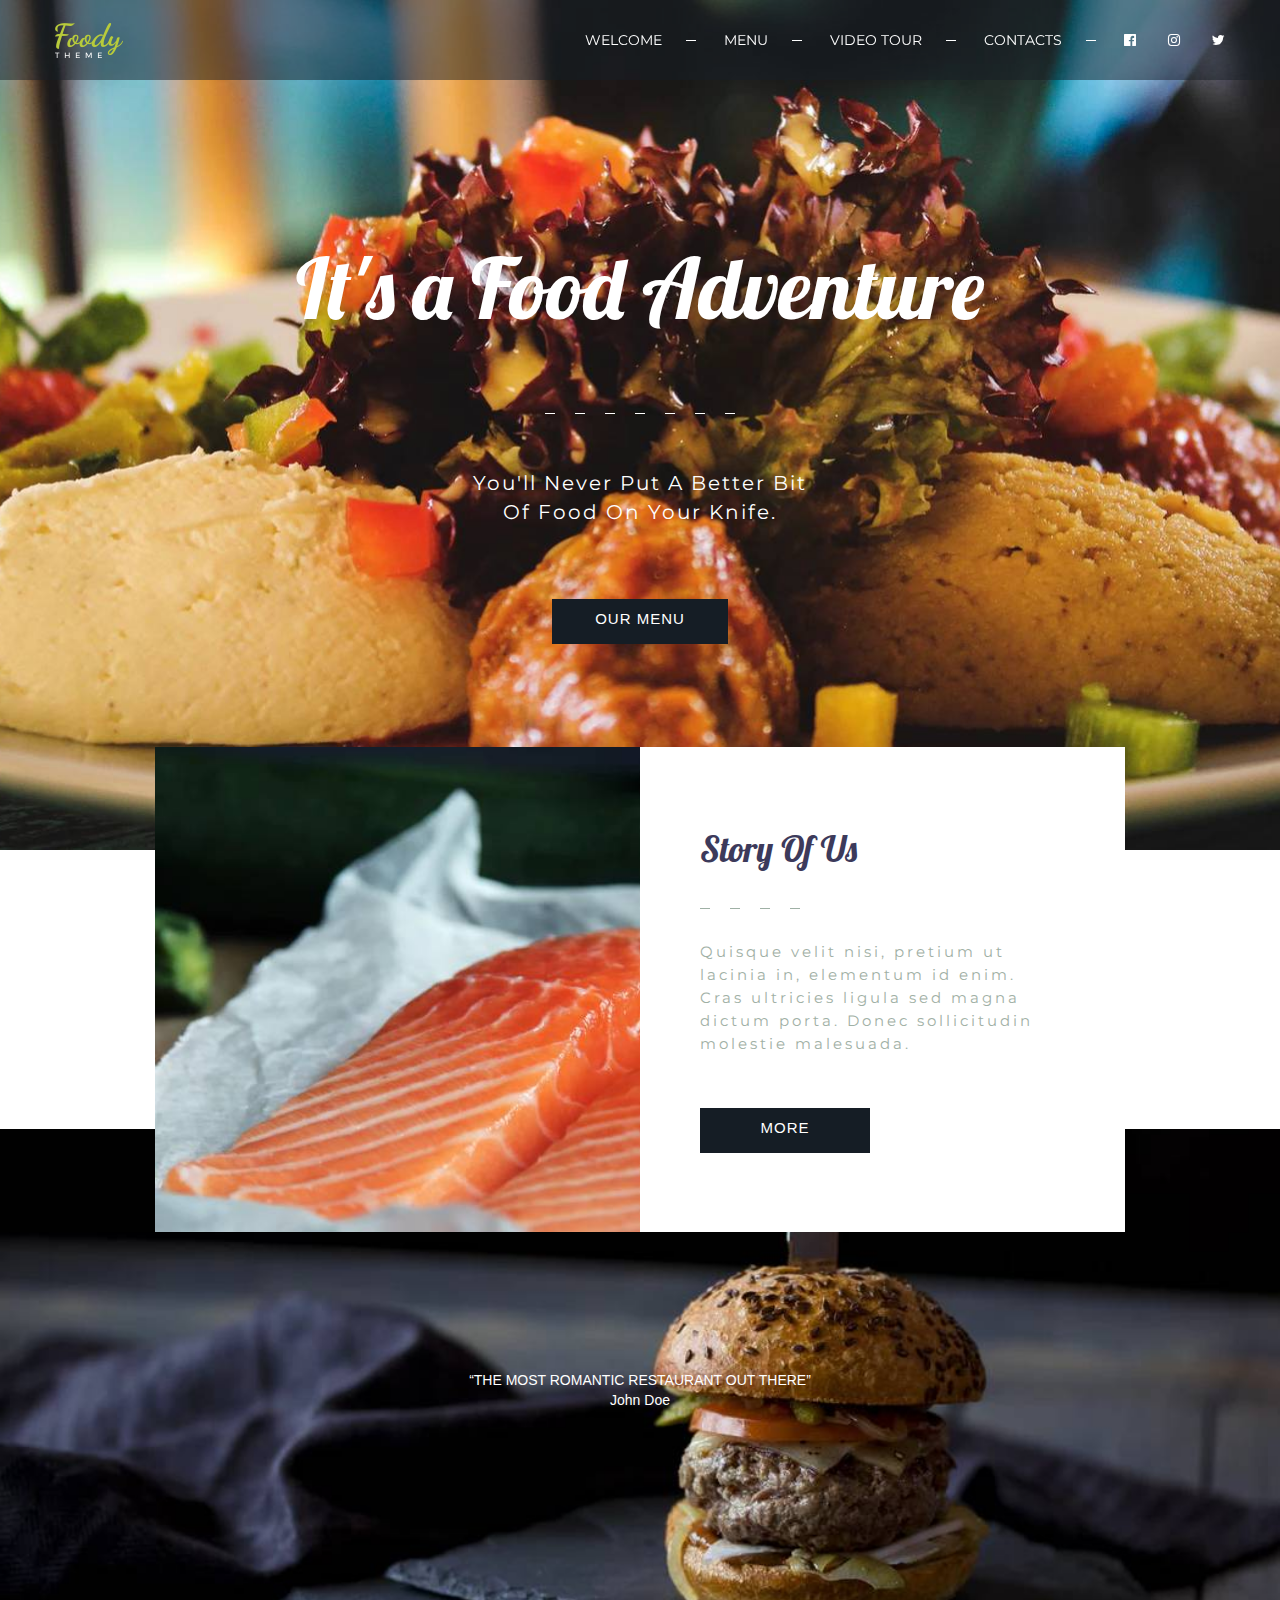
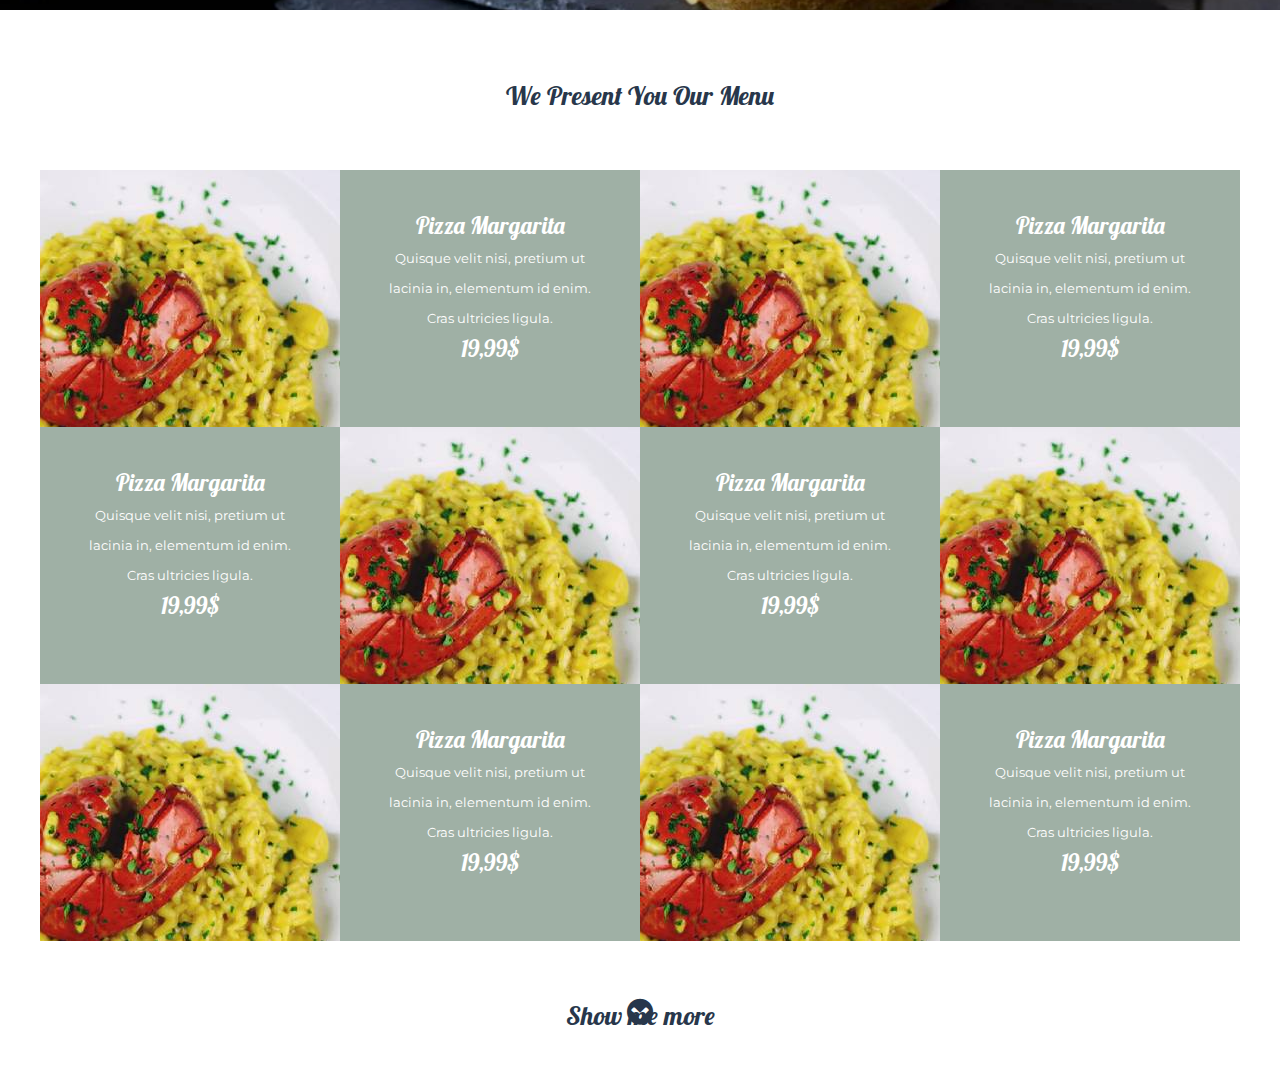
<file: project-foody/assets/html/index.html>
<!DOCTYPE html>
<html>
	<head>
		<title>Foody</title>
	</head>
	<body>
		<link rel="stylesheet" type="text/css" href="../css/app.css">
		<header>
			<div class="wrap">
				<div class="container-fluid">
					<div class="row">
						<div class="col-lg-12 menu-shell">
							<a href="#" title="Food" id="logo" alt="logo">
								<img src="../imgs/logo.png">
							</a>
							<nav>
								<ul>
									<li><a href="/" title="Welcome">Welcome</a></li>
									<li><a href="/" title="Menu">Menu</a></li>
									<li><a href="/" title="Video Tour">Video Tour</a></li>
									<li><a href="/" title="Contacts">Contacts</a></li>
								</ul>
								<ul class="social-icons">
									<li>
										<a href="/" title="Facebook Icon"><i class="fa fa-facebook-official" aria-hidden="true"></i></a>
									</li>
									<li>
										<a href="/" title="Instagram"><i class="fa fa-instagram" aria-hidden="true"></i></a>
									</li>
									<li>
										<a href="/" title="Twitter"><i class="fa fa-twitter" aria-hidden="true"></i></a>
									</li>
								</ul>
							</nav>
						</div>
					</div>
				</div>
			</div>
		</header>
		<section id="content">
			<div id="main-carousel" class="tx_c">
				<h1>It's a Food Adventure</h1>
				<p>You'll Never Put A Better Bit Of Food On Your Knife.</p>
				<a href="/" class="btn_link dark_bg light_tx btn_md btn_inv_w" ><span>Our Menu</span></a>
			</div>
			<div id="about-info">
				<div>
					<img src="../imgs/sea-food.jpg" alt='sea-food'>
				</div>
				<div class="content">
					<h3>Story Of Us</h3>
					<p>Quisque velit nisi, pretium ut lacinia in, elementum id enim. Cras ultricies ligula sed magna dictum porta. Donec sollicitudin molestie malesuada.</p>
				<a href="/" class="btn_link dark_bg light_tx btn_md btn_inv_w" ><span>More</span></a>
				</div>
			</div>
			<div id="quote" class="tx_c">
				<h3>“THE MOST ROMANTIC RESTAURANT OUT THERE”</h3>
				<h4>John Doe</h4>
			</div>
			<div id="menu">
				<h4>We Present You Our Menu</h4>
				<div class="shells">
					<div class="items">
						<div class="item-unit return">
							<div class="content">
								<h5>Pizza Margarita</h5>
								<p>Quisque velit nisi, pretium ut lacinia in, elementum id enim. Cras ultricies ligula.</p>
								<span>19,99$</span>
							</div>
						</div>
						<div class="item-unit"></div>
					</div>
					<div class="items">
						<div class="item-unit return">
							<div class="content">
								<h5>Pizza Margarita</h5>
								<p>Quisque velit nisi, pretium ut lacinia in, elementum id enim. Cras ultricies ligula.</p>
								<span>19,99$</span>
							</div>
						</div>
						<div class="item-unit"></div>
					</div>
					<div class="items" >
						<div class="item-unit">
							<div class="content">
								<h5>Pizza Margarita</h5>
								<p>Quisque velit nisi, pretium ut lacinia in, elementum id enim. Cras ultricies ligula.</p>
								<span>19,99$</span>
							</div>
						</div>
						<div class="item-unit"></div>
					</div>
					<div class="items">
						<div class="item-unit">
							<div class="content">
								<h5>Pizza Margarita</h5>
								<p>Quisque velit nisi, pretium ut lacinia in, elementum id enim. Cras ultricies ligula.</p>
								<span>19,99$</span>
							</div>
						</div>
						<div class="item-unit"></div>
					</div>
					<div class="items">
						<div class="item-unit return">
							<div class="content">
								<h5>Pizza Margarita</h5>
								<p>Quisque velit nisi, pretium ut lacinia in, elementum id enim. Cras ultricies ligula.</p>
								<span>19,99$</span>
							</div>
						</div>
						<div class="item-unit"></div>
					</div>
					<div class="items">
						<div class="item-unit return">
							<div class="content">
								<h5>Pizza Margarita</h5>
								<p>Quisque velit nisi, pretium ut lacinia in, elementum id enim. Cras ultricies ligula.</p>
								<span>19,99$</span>
							</div>
						</div>
						<div class="item-unit"></div>
					</div>
				</div>
				<a href="/" title="Show me more"><i class="icon-chevron-sign-down"></i>Show me more</a>
			</div>
		</section>
		<script type="text/javascript" src="../js/jquery-3.4.0.js" ></script>
		<script type="text/javascript" src="../js/app.js" ></script>
	</body>
</html>
</file>
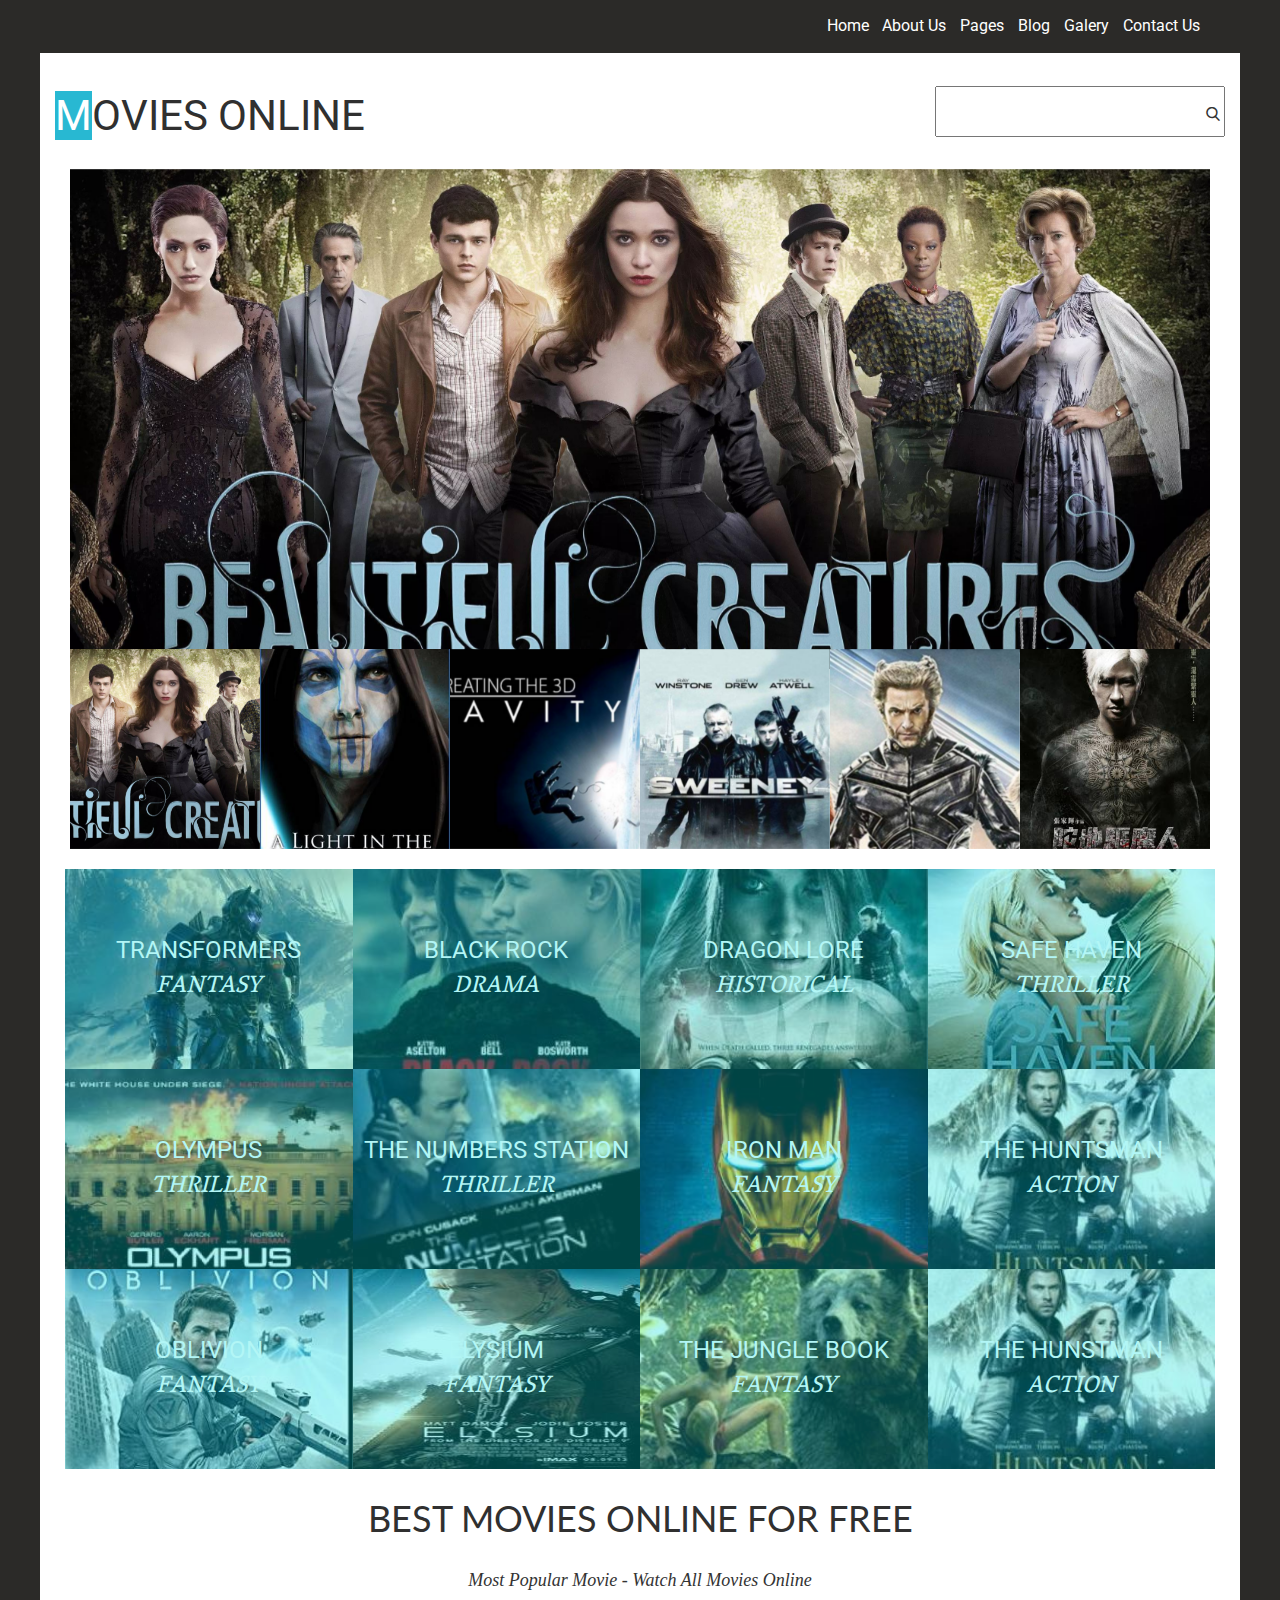
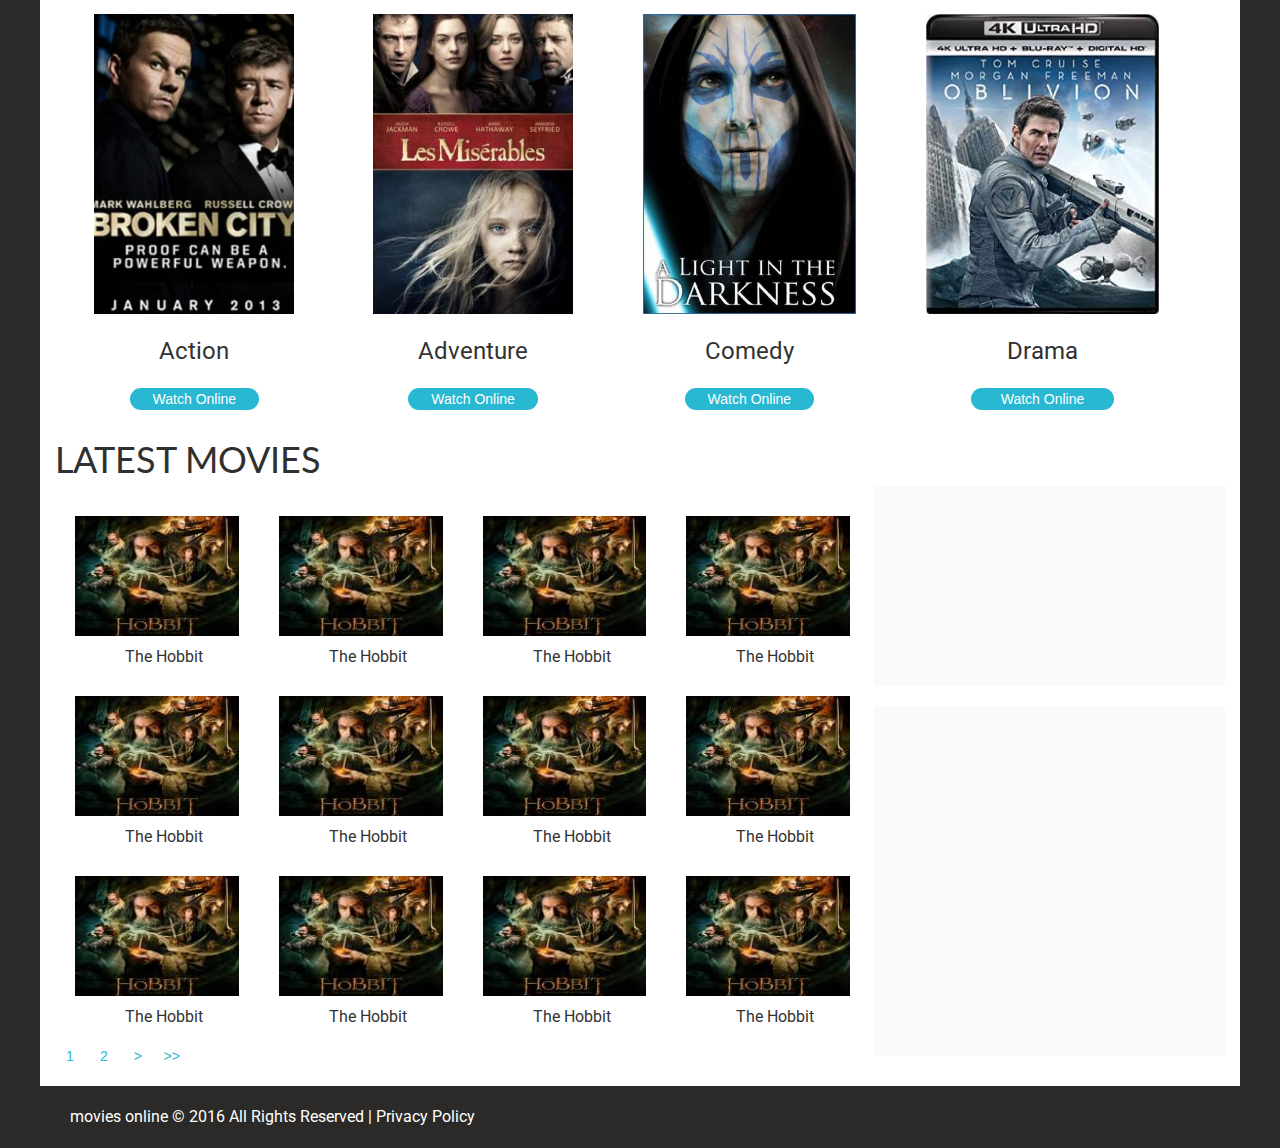
<file: project-movies/assets/html/index.html>
<!DOCTYPE html>
<html>
	<head>
		<title>Movies</title>
	</head>
	<body>
		<link rel="stylesheet" type="text/css" href="../css/app.css">
		<header>
			<div class="wrap">
				<div class="container">
					<nav>
						<ul>
							<li><a href="#" title="Home">Home</a></li>
							<li><a href="#" title="About Us">About Us</a></li>
							<li>
								<ul class="dropdown">
									<a class="dropbtn">Pages
									    <div class="dropdown-content">
									      <a href="/">Pricing</a>
									      <a href="/">FAQs</a>
									      <a href="/">Oue Team</a>
									      <a href="/">History</a>
									      <a href="/">Site map</a>
									    </div>
									</a>
								</ul>
							</li>
							<li><a href="#" title="Blog">Blog</a></li>
							<li><a href="#" title="Galery">Galery</a></li>
							<li><a href="#" title="Contact Us">Contact Us</a></li>
						</ul>
					</nav>
				</div>
				<div class="container-fluid">
					<div class="row">
						<div class="col-lg-6">
							<a href="#" title="Logo" alt="logo" id="logo"><span>m</span>ovies online</a>
						</div>
						<div class="col-lg-6 inp icon-search">
							<input type="text" name="text">
						</div>
					</div>
				</div>
				<div class="container-fluid">
					<div clas="row">
						<div class="col-lg-12">
							<div class="slider owl-carousel">
								<div class="item1"></div>
								<div class="item2"></div>
								<div class="item3"></div>
								<div class="item4"></div>
								<div class="item5"></div>
								<div class="item6"></div>
							</div>
							<div class="slider1 owl-carousel">
								<div class="item7"></div>
								<div class="item8"></div>
								<div class="item9"></div>
								<div class="item10"></div>
								<div class="item11"></div>
								<div class="item12"></div>
							</div>
						</div>
					</div>
				</div>
			</div>
		</header>	
		<section>
			<div class="container-fluid">
				<div id="movies">
					<div class="shells">
						<div class="items">
							<div class="item-unit">
								<p>Transformers
								<br>
								<span>Fantasy</span>
								</p>
							</div>
							<div class="item-unit1">
								<p>Black rock
								<br>
								<span>Drama</span>
								</p>
							</div>
						</div>
						<div class="items">
							<div class="item-unit2">
								<p>Dragon lore
								<br>
								<span>Historical</span>
								</p>
							</div>
							<div class="item-unit3">
								<p>Safe haven
								<br>
								<span>Thriller</span>
							     </p>
							</div>
						</div>
						<div class="items" >
							<div class="item-unit4">
								<p>Olympus
								<br>
								<span>Thriller</span>
								</p>
							</div>
							<div class="item-unit5">
								<p>The numbers station
								<br>
								<span>Thriller</span>
								</p>
							</div>
						</div>
						<div class="items">
							<div class="item-unit6">
								<p>Iron man
								<br>
								<span>Fantasy</span>
								</p>
							</div>
							<div class="item-unit7">
								<p>The huntsman
								<br>
								<span>Action</span>
								</p>
							</div>
						</div>
						<div class="items">
							<div class="item-unit8">
								<p>Oblivion
								<br>
								<span>Fantasy</span>
								</p>
							</div>
							<div class="item-unit9">
								<p>Elysium
								<br>
								<span>Fantasy</span>
								</p>
							</div>
						</div>
						<div class="items">
							<div class="item-unit10">
								<p>The jungle book
								<br>
								<span>Fantasy</span>
								</p>
							</div>
							<div class="item-unit11">
								<p>The hunstman
								<br>
								<span>Action</span>
								</p>
							</div>
						</div>
					</div>
				</div>
				<div id="best_movies">
					<h1>Best movies online for free</h1>
					<p><span>Most Popular Movie - Watch All Movies Online</span></p>
					<div class="shells">
						<div class="items left">
							<div class="item-unit12"></div>
							<div class="item-unit13"></div>
						</div>
						<div class="items right">
							<div class="item-unit14"></div>
							<div class="item-unit15"></div>
						</div>
					</div>
				</div>
				<div id="btn_best_movies">
					<div class="shells">
						<div class="items left">
							<div class="btn">
								<p>Action</p>
								<br>
								<button>Watch Online</button>
							</div>
							<div class="btn">
								<p>Adventure</p>
								<br>
								<button>Watch Online</button>
							</div>
						</div>
						<div class="items right">
							<div class="btn">
								<p>Comedy</p>
								<br>
								<button>Watch Online</button>
							</div>
							<div class="btn_last">
								<p>Drama</p>
								<br>
								<button>Watch Online</button>
							</div>
						</div>
					</div>
				</div>
				<div id="latest_movies">
					<h2>Latest Movies</h2>
					<div class="lm">
						<div class="lm1">
							<div class="film">
								<div>
									<p>The Hobbit</p>
								</div>
							</div>
							<div class="film">
								<div>
									<p>The Hobbit</p>
								</div>
							</div>
							<div class="film">
								<div>
									<p>The Hobbit</p>
								</div>
							</div>
							<div class="film">
								<div>
									<p>The Hobbit</p>
								</div>
							</div>
							<div class="film">
								<div>
									<p>The Hobbit</p>
								</div>
							</div>
							<div class="film">
								<div>
									<p>The Hobbit</p>
								</div>
							</div>
							<div class="film">
								<div>
									<p>The Hobbit</p>
								</div>
							</div>
							<div class="film">
								<div>
									<p>The Hobbit</p>
								</div>
							</div>
							<div class="film">
								<div>
									<p>The Hobbit</p>
								</div>
							</div>
							<div class="film">
								<div>
									<p>The Hobbit</p>
								</div>
							</div>
							<div class="film">
								<div>
									<p>The Hobbit</p>
								</div>
							</div>
							<div class="film">
								<div>
									<p>The Hobbit</p>
								</div>
							</div>
							<div>
								<button class="btn_2">1</button>
								<button class="btn_2">2</button>
								<button class="btn_2">></button>
								<button class="btn_2">>></button>
							</div>
						</div>
						<div class="lm2">
							<div class="lm2-1"></div>
							<div class="lm2-2"></div>
						</div>
					</div>
				</div>
			</div>
		</section>
		<footer>
			<div class="container">
				<p>movies online &copy; 2016 All Rights Reserved | Privacy Policy</p>
			</div>
		</footer>
		<script type="text/javascript" src="../js/jquery-3.4.0.js" ></script>
		<script type="text/javascript" src="../js/owl.carousel.js" ></script>
		<script type="text/javascript" src="../js/app.js" ></script>
	</body>
</html>
</file>
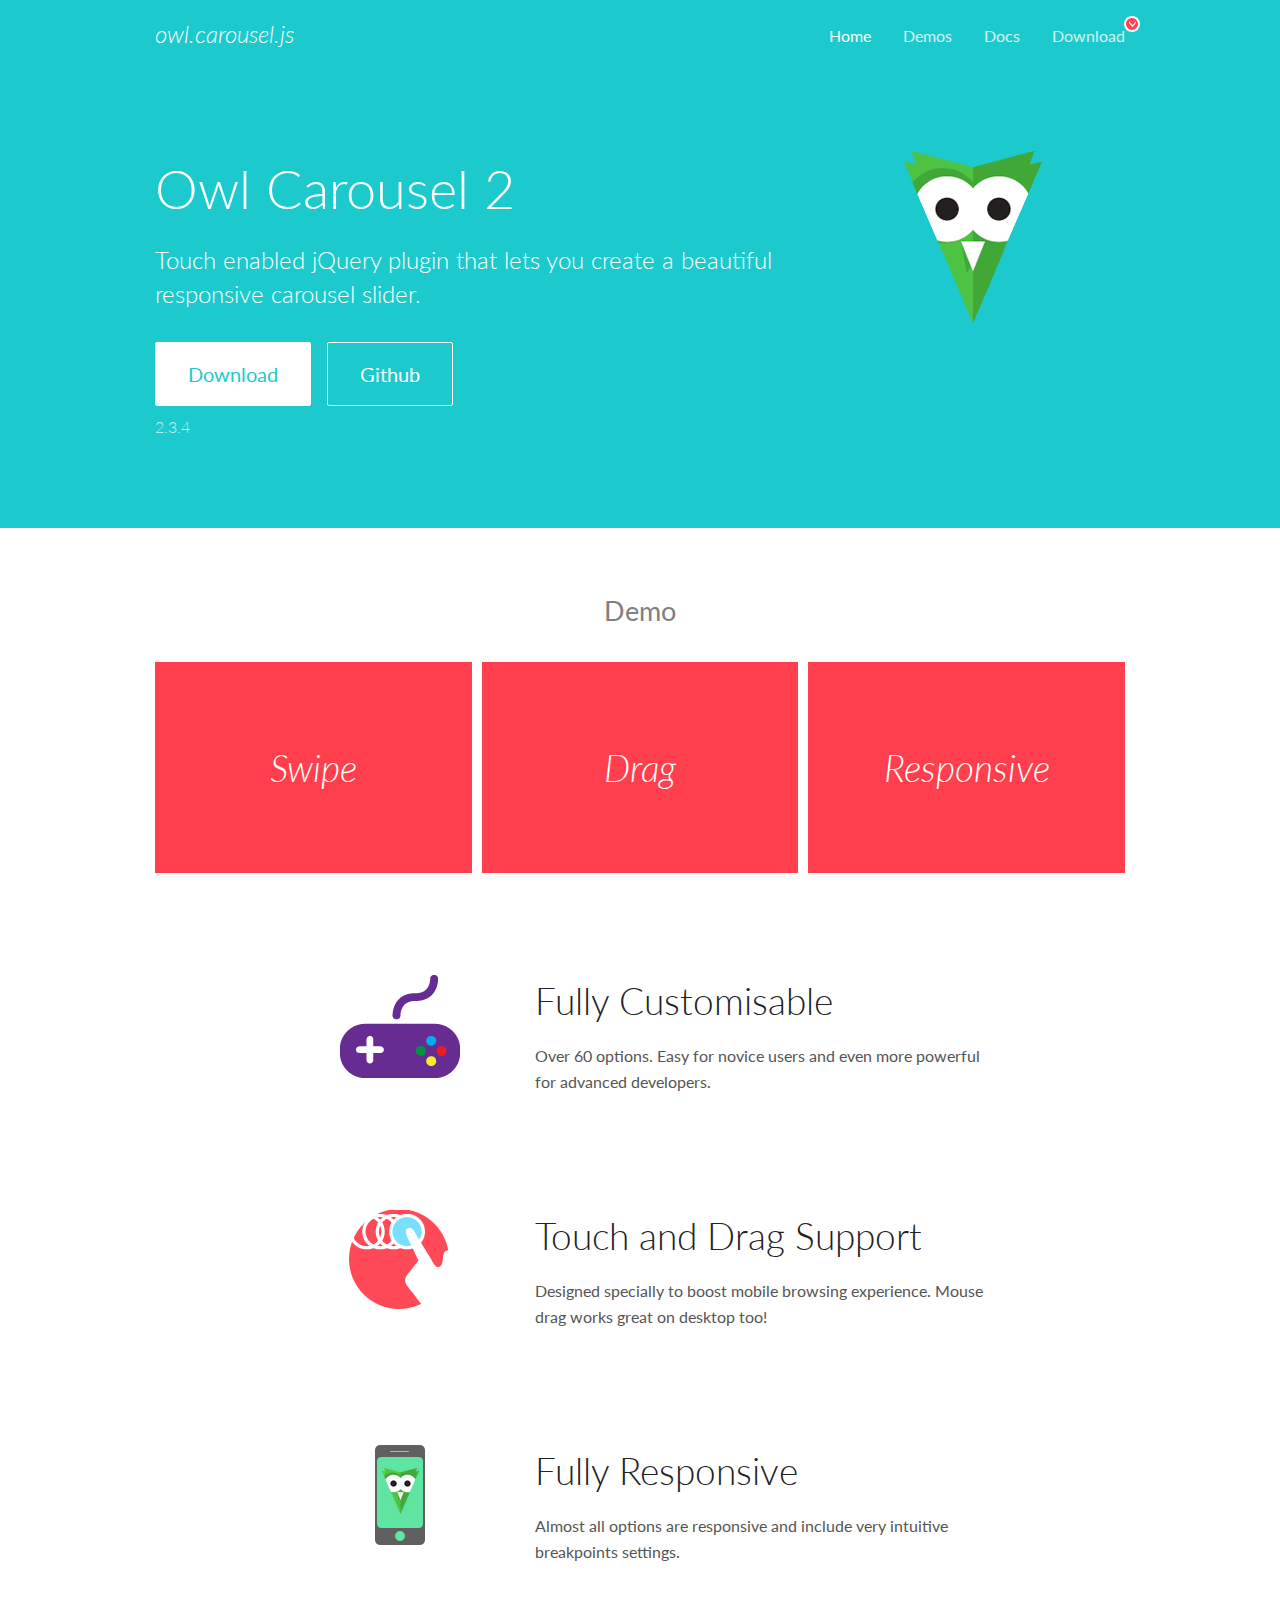
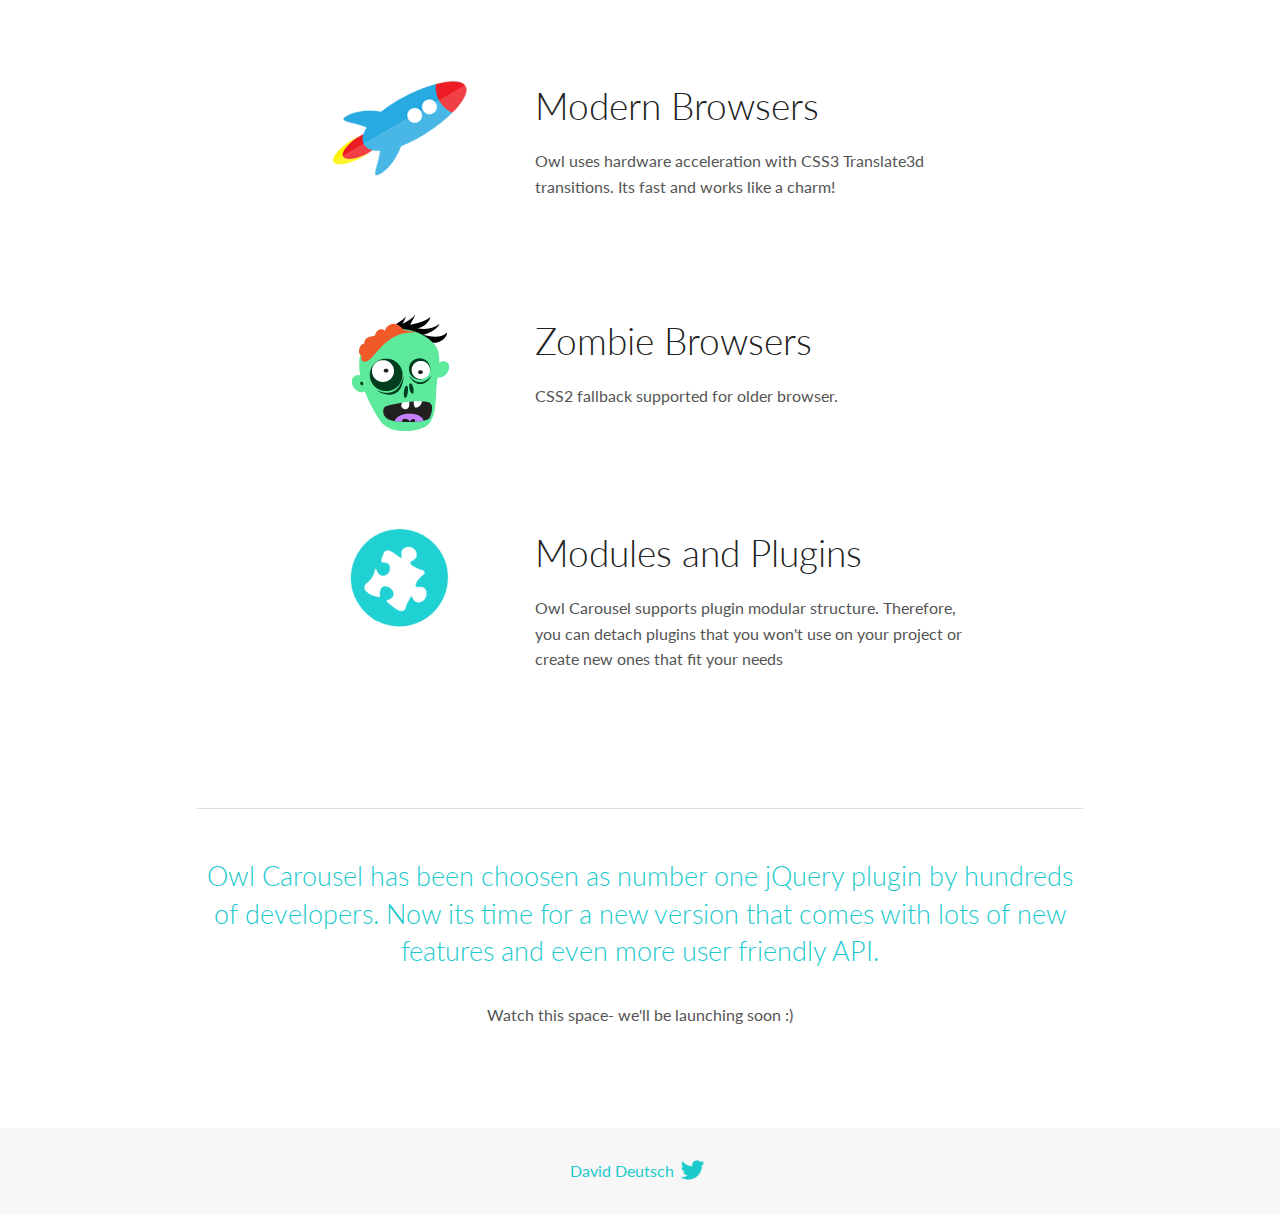
<file: project-movies/assets/fonts/OwlCarousel2-2.3.4/docs/index.html>
<!DOCTYPE html>
<html lang="en">
  <head>

    <!-- head -->
    <meta charset="utf-8">
    <meta name="msapplication-tap-highlight" content="no" />
    <meta name="viewport" content="width=device-width, initial-scale=1.0" />
    <meta name="description" content="Touch enabled jQuery plugin that lets you create beautiful responsive carousel slider.">
    <meta name="author" content="David Deutsch">
    <title>
      Home | Owl Carousel | 2.3.4
    </title>

    <!-- Stylesheets -->
    <link href='https://fonts.googleapis.com/css?family=Lato:300,400,700,400italic,300italic' rel='stylesheet' type='text/css'>
    <link rel="stylesheet" href="assets/css/docs.theme.min.css">

    <!-- Owl Stylesheets -->
    <link rel="stylesheet" href="assets/owlcarousel/assets/owl.carousel.min.css">
    <link rel="stylesheet" href="assets/owlcarousel/assets/owl.theme.default.min.css">

    <!-- HTML5 shim and Respond.js IE8 support of HTML5 elements and media queries -->

    <!--[if lt IE 9]>
      <script src="https://oss.maxcdn.com/libs/html5shiv/3.7.0/html5shiv.js"></script>
      <script src="https://oss.maxcdn.com/libs/respond.js/1.3.0/respond.min.js"></script>
    <![endif]-->

    <!-- Favicons -->
    <link rel="apple-touch-icon-precomposed" sizes="144x144" href="assets/ico/apple-touch-icon-144-precomposed.png">
    <link rel="shortcut icon" href="assets/ico/favicon.png">
    <link rel="shortcut icon" href="favicon.ico">

    <!-- Yeah i know js should not be in header. Its required for demos.-->

    <!-- javascript -->
    <script src="assets/vendors/jquery.min.js"></script>
    <script src="assets/owlcarousel/owl.carousel.js"></script>
  </head>
  <body>

    <!-- header -->
    <header class="header">
      <div class="row">
        <div class="large-12 columns">
          <div class="brand left">
            <h3>
              <a href="/OwlCarousel2/">owl.carousel.js</a> 
            </h3>
          </div>
          <a id="toggle-nav" class="right">
            <span></span> <span></span> <span></span> 
          </a> 
          <div class="nav-bar">
            <ul class="clearfix">
              <li class="active">
                <a href="/OwlCarousel2/index.html">Home</a> 
              </li>
              <li> <a href="/OwlCarousel2/demos/demos.html">Demos</a>  </li>
              <li> <a href="/OwlCarousel2/docs/started-welcome.html">Docs</a>  </li>
              <li>
                <a href="https://github.com/OwlCarousel2/OwlCarousel2/archive/2.3.4.zip">Download</a> 
                <span class="download"></span> 
              </li>
            </ul>
          </div>
        </div>
      </div>
    </header>

    <!-- home panel -->
    <section id="hero">
      <div class="row">
        <div class="large-8 medium-8 columns">
          <h1>Owl Carousel 2</h1>
          <h4>Touch enabled jQuery plugin that lets you create a beautiful responsive carousel slider.</h4>
          <a href="https://github.com/OwlCarousel2/OwlCarousel2/archive/2.3.4.zip" class="hero-button">Download</a> 
          <a href="https://github.com/OwlCarousel2/OwlCarousel2" class="hero-button outline">Github</a> 
          <p>2.3.4</p>
        </div>
        <div class="large-4 medium-4 columns">
          <img class="owl-logo" src="assets/img/owl-logo.png" alt="mr. Owl">
        </div>
      </div>
    </section>

    <!-- body -->
    <div class="home-demo">
      <div class="row">
        <div class="large-12 columns">
          <h3>Demo</h3>
          <div class="owl-carousel">
            <div class="item">
              <h2>Swipe</h2>
            </div>
            <div class="item">
              <h2>Drag</h2>
            </div>
            <div class="item">
              <h2>Responsive</h2>
            </div>
            <div class="item">
              <h2>CSS3</h2>
            </div>
            <div class="item">
              <h2>Fast</h2>
            </div>
            <div class="item">
              <h2>Easy</h2>
            </div>
            <div class="item">
              <h2>Free</h2>
            </div>
            <div class="item">
              <h2>Upgradable</h2>
            </div>
            <div class="item">
              <h2>Tons of options</h2>
            </div>
            <div class="item">
              <h2>Infinity</h2>
            </div>
            <div class="item">
              <h2>Auto Width</h2>
            </div>
          </div>
        </div>
      </div>
    </div>
    <script>
      var owl = $('.owl-carousel');
      owl.owlCarousel({
        margin: 10,
        loop: true,
        responsive: {
          0: {
            items: 1
          },
          600: {
            items: 2
          },
          1000: {
            items: 3
          }
        }
      })
    </script>

    <!-- features -->
    <div id="features">
      <div class="row">
        <div class="small-12 medium-9 small-centered columns">
          <section class="row feature">
            <div class="medium-4 small-12 columns">
              <img src="assets/img/feature-options.png" alt="">
            </div>
            <div class="medium-8 small-12 columns">
              <h2>Fully Customisable</h2>
              <p>Over 60 options. Easy for novice users and even more powerful for advanced developers.</p>
            </div>
          </section>
          <section class="row feature">
            <div class="medium-4 small-12 columns">
              <img src="assets/img/feature-drag.png" alt="">
            </div>
            <div class="medium-8 small-12 columns">
              <h2>Touch and Drag Support</h2>
              <p>Designed specially to boost mobile browsing experience. Mouse drag works great on desktop too!</p>
            </div>
          </section>
          <section class="row feature">
            <div class="medium-4 small-12 columns">
              <img src="assets/img/feature-responsive.png" alt="">
            </div>
            <div class="medium-8 small-12 columns">
              <h2>Fully Responsive</h2>
              <p>Almost all options are responsive and include very intuitive breakpoints settings.</p>
            </div>
          </section>
          <section class="row feature">
            <div class="medium-4 small-12 columns">
              <img src="assets/img/feature-modern.png" alt="">
            </div>
            <div class="medium-8 small-12 columns">
              <h2>Modern Browsers</h2>
              <p>Owl uses hardware acceleration with CSS3 Translate3d transitions. Its fast and works like a charm! </p>
            </div>
          </section>
          <section class="row feature">
            <div class="medium-4 small-12 columns">
              <img src="assets/img/feature-zombie.png" alt="">
            </div>
            <div class="medium-8 small-12 columns">
              <h2>Zombie Browsers</h2>
              <p>CSS2 fallback supported for older browser.</p>
            </div>
          </section>
          <section class="row feature">
            <div class="medium-4 small-12 columns">
              <img src="assets/img/feature-module.png" alt="">
            </div>
            <div class="medium-8 small-12 columns">
              <h2>Modules and Plugins</h2>
              <p>Owl Carousel supports plugin modular structure. Therefore, you can detach plugins that you won&#x27;t use on your project or create new ones that fit your needs</p>
            </div>
          </section>
        </div>
      </div>
    </div>

    <!-- footer -->
    <section id="teaser-text">
      <div class="row">
        <div class="small-12 medium-11 small-centered columns">
          <hr>
          <h3 id="owl-carousel-has-been-choosen-as-number-one-jquery-plugin-by-hundreds-of-developers-now-its-time-for-a-new-version-that-comes-with-lots-of-new-features-and-even-more-user-friendly-api-">Owl Carousel has been choosen as number one jQuery plugin by hundreds of developers. Now its time for a new version that comes with lots of new features and even more user friendly API.</h3>
          <p>Watch this space- we&#39;ll be launching soon :)</p>
        </div>
      </div>
    </section>

    <!-- footer -->
    <footer class="footer">
      <div class="row">
        <div class="large-12 columns">
          <h5>
            <a href="/OwlCarousel2/docs/support-contact.html">David Deutsch</a> 
            <a id="custom-tweet-button" href="https://twitter.com/share?url=https://github.com/OwlCarousel2/OwlCarousel2&text=Owl Carousel - This is so awesome! " target="_blank"></a> 
          </h5>
        </div>
      </div>
    </footer>

    <!-- vendors -->
    <script src="assets/vendors/highlight.js"></script>
    <script src="assets/js/app.js"></script>
  </body>
</html>
</file>
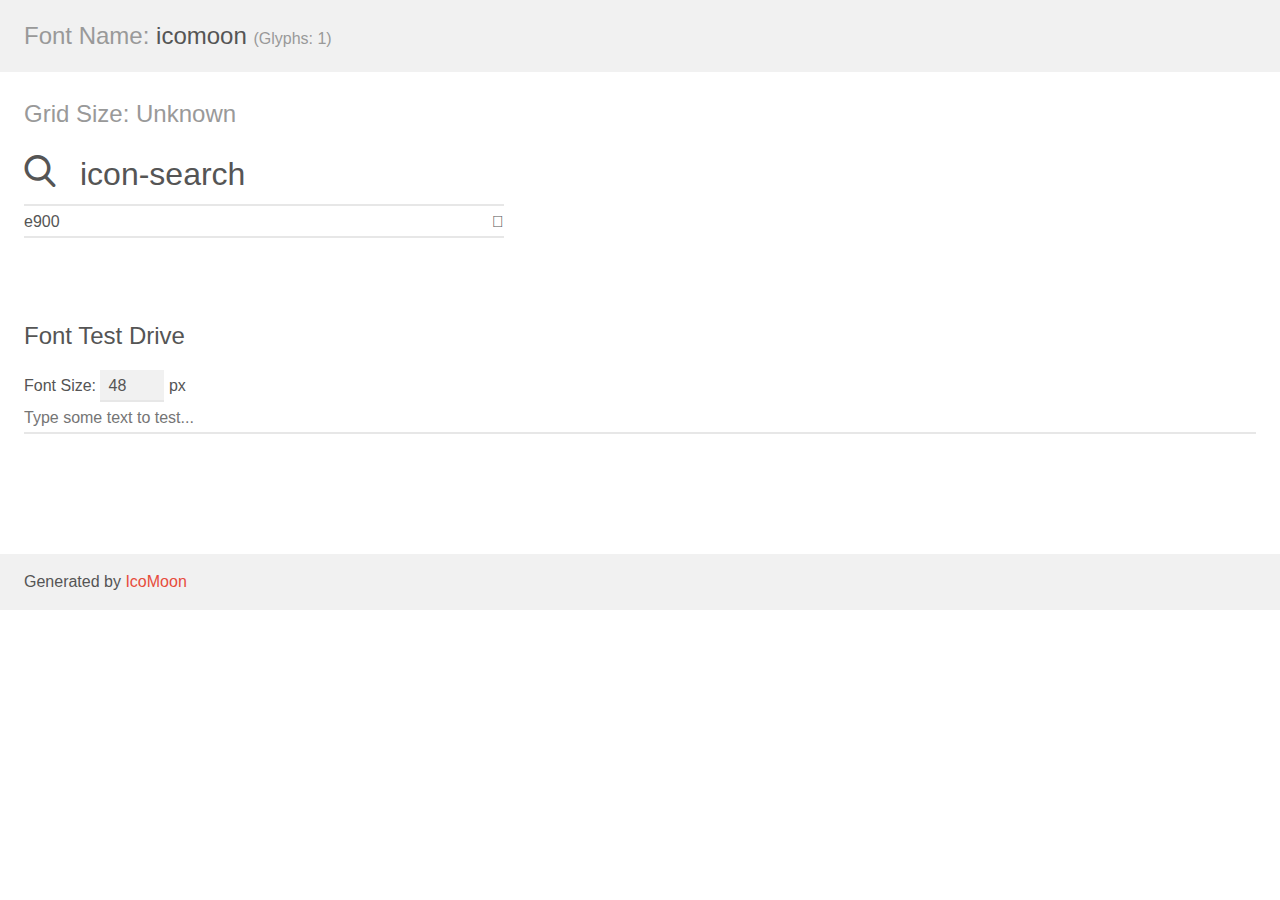
<file: project-movies/assets/fonts/demo.html>
<!doctype html>
<html>
<head>
    <meta charset="utf-8">
    <title>IcoMoon Demo</title>
    <meta name="description" content="An Icon Font Generated By IcoMoon.io">
    <meta name="viewport" content="width=device-width, initial-scale=1">
    <link rel="stylesheet" href="demo-files/demo.css">
    <link rel="stylesheet" href="style.css"></head>
<body>
    <div class="bgc1 clearfix">
        <h1 class="mhmm mvm"><span class="fgc1">Font Name:</span> icomoon <small class="fgc1">(Glyphs:&nbsp;1)</small></h1>
    </div>
    <div class="clearfix mhl ptl">
        <h1 class="mvm mtn fgc1">Grid Size: Unknown</h1>
        <div class="glyph fs1">
            <div class="clearfix bshadow0 pbs">
                <span class="icon-search">
                
                </span>
                <span class="mls"> icon-search</span>
            </div>
            <fieldset class="fs0 size1of1 clearfix hidden-false">
                <input type="text" readonly value="e900" class="unit size1of2" />
                <input type="text" maxlength="1" readonly value="&#xe900;" class="unitRight size1of2 talign-right" />
            </fieldset>
            <div class="fs0 bshadow0 clearfix hidden-true">
                <span class="unit pvs fgc1">liga: </span>
                <input type="text" readonly value="" class="liga unitRight" />
            </div>
        </div>
    </div>

    <!--[if gt IE 8]><!-->
    <div class="mhl clearfix mbl">
        <h1>Font Test Drive</h1>
        <label>
            Font Size: <input id="fontSize" type="number" class="textbox0 mbm"
            min="8" value="48" />
            px
        </label>
        <input id="testText" type="text" class="phl size1of1 mvl"
        placeholder="Type some text to test..." value=""/>
        <div id="testDrive" class="icon-" style="font-family: icomoon">&nbsp;
        </div>
    </div>
    <!--<![endif]-->
    <div class="bgc1 clearfix">
        <p class="mhl">Generated by <a href="https://icomoon.io/app">IcoMoon</a></p>
    </div>

    <script src="demo-files/demo.js"></script>
</body>
</html>
</file>
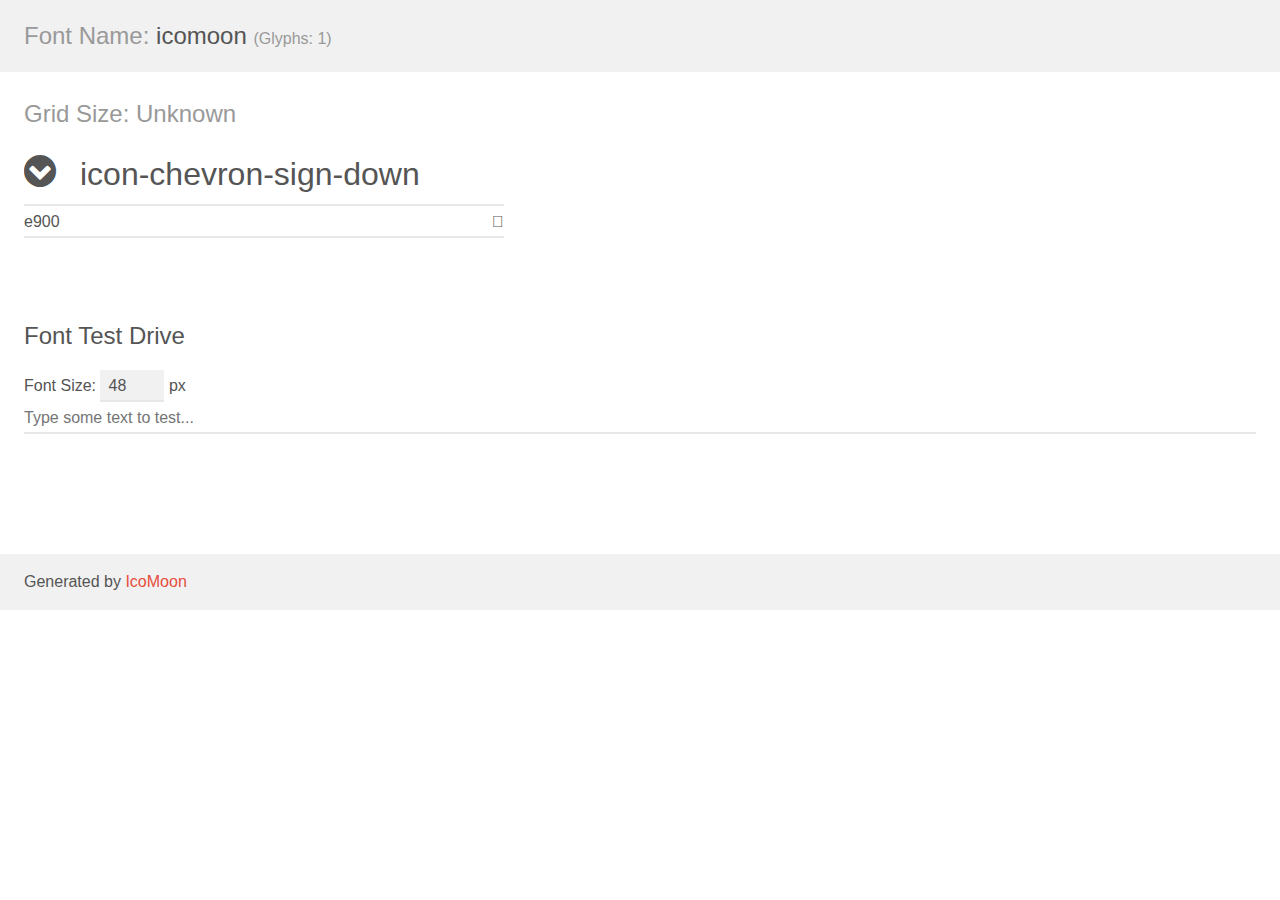
<file: project-foody/assets/fonts/icomoon/demo.html>
<!doctype html>
<html>
<head>
    <meta charset="utf-8">
    <title>IcoMoon Demo</title>
    <meta name="description" content="An Icon Font Generated By IcoMoon.io">
    <meta name="viewport" content="width=device-width, initial-scale=1">
    <link rel="stylesheet" href="demo-files/demo.css">
    <link rel="stylesheet" href="style.css"></head>
<body>
    <div class="bgc1 clearfix">
        <h1 class="mhmm mvm"><span class="fgc1">Font Name:</span> icomoon <small class="fgc1">(Glyphs:&nbsp;1)</small></h1>
    </div>
    <div class="clearfix mhl ptl">
        <h1 class="mvm mtn fgc1">Grid Size: Unknown</h1>
        <div class="glyph fs1">
            <div class="clearfix bshadow0 pbs">
                <span class="icon-chevron-sign-down">
                
                </span>
                <span class="mls"> icon-chevron-sign-down</span>
            </div>
            <fieldset class="fs0 size1of1 clearfix hidden-false">
                <input type="text" readonly value="e900" class="unit size1of2" />
                <input type="text" maxlength="1" readonly value="&#xe900;" class="unitRight size1of2 talign-right" />
            </fieldset>
            <div class="fs0 bshadow0 clearfix hidden-true">
                <span class="unit pvs fgc1">liga: </span>
                <input type="text" readonly value="" class="liga unitRight" />
            </div>
        </div>
    </div>

    <!--[if gt IE 8]><!-->
    <div class="mhl clearfix mbl">
        <h1>Font Test Drive</h1>
        <label>
            Font Size: <input id="fontSize" type="number" class="textbox0 mbm"
            min="8" value="48" />
            px
        </label>
        <input id="testText" type="text" class="phl size1of1 mvl"
        placeholder="Type some text to test..." value=""/>
        <div id="testDrive" class="icon-" style="font-family: icomoon">&nbsp;
        </div>
    </div>
    <!--<![endif]-->
    <div class="bgc1 clearfix">
        <p class="mhl">Generated by <a href="https://icomoon.io/app">IcoMoon</a></p>
    </div>

    <script src="demo-files/demo.js"></script>
</body>
</html>
</file>
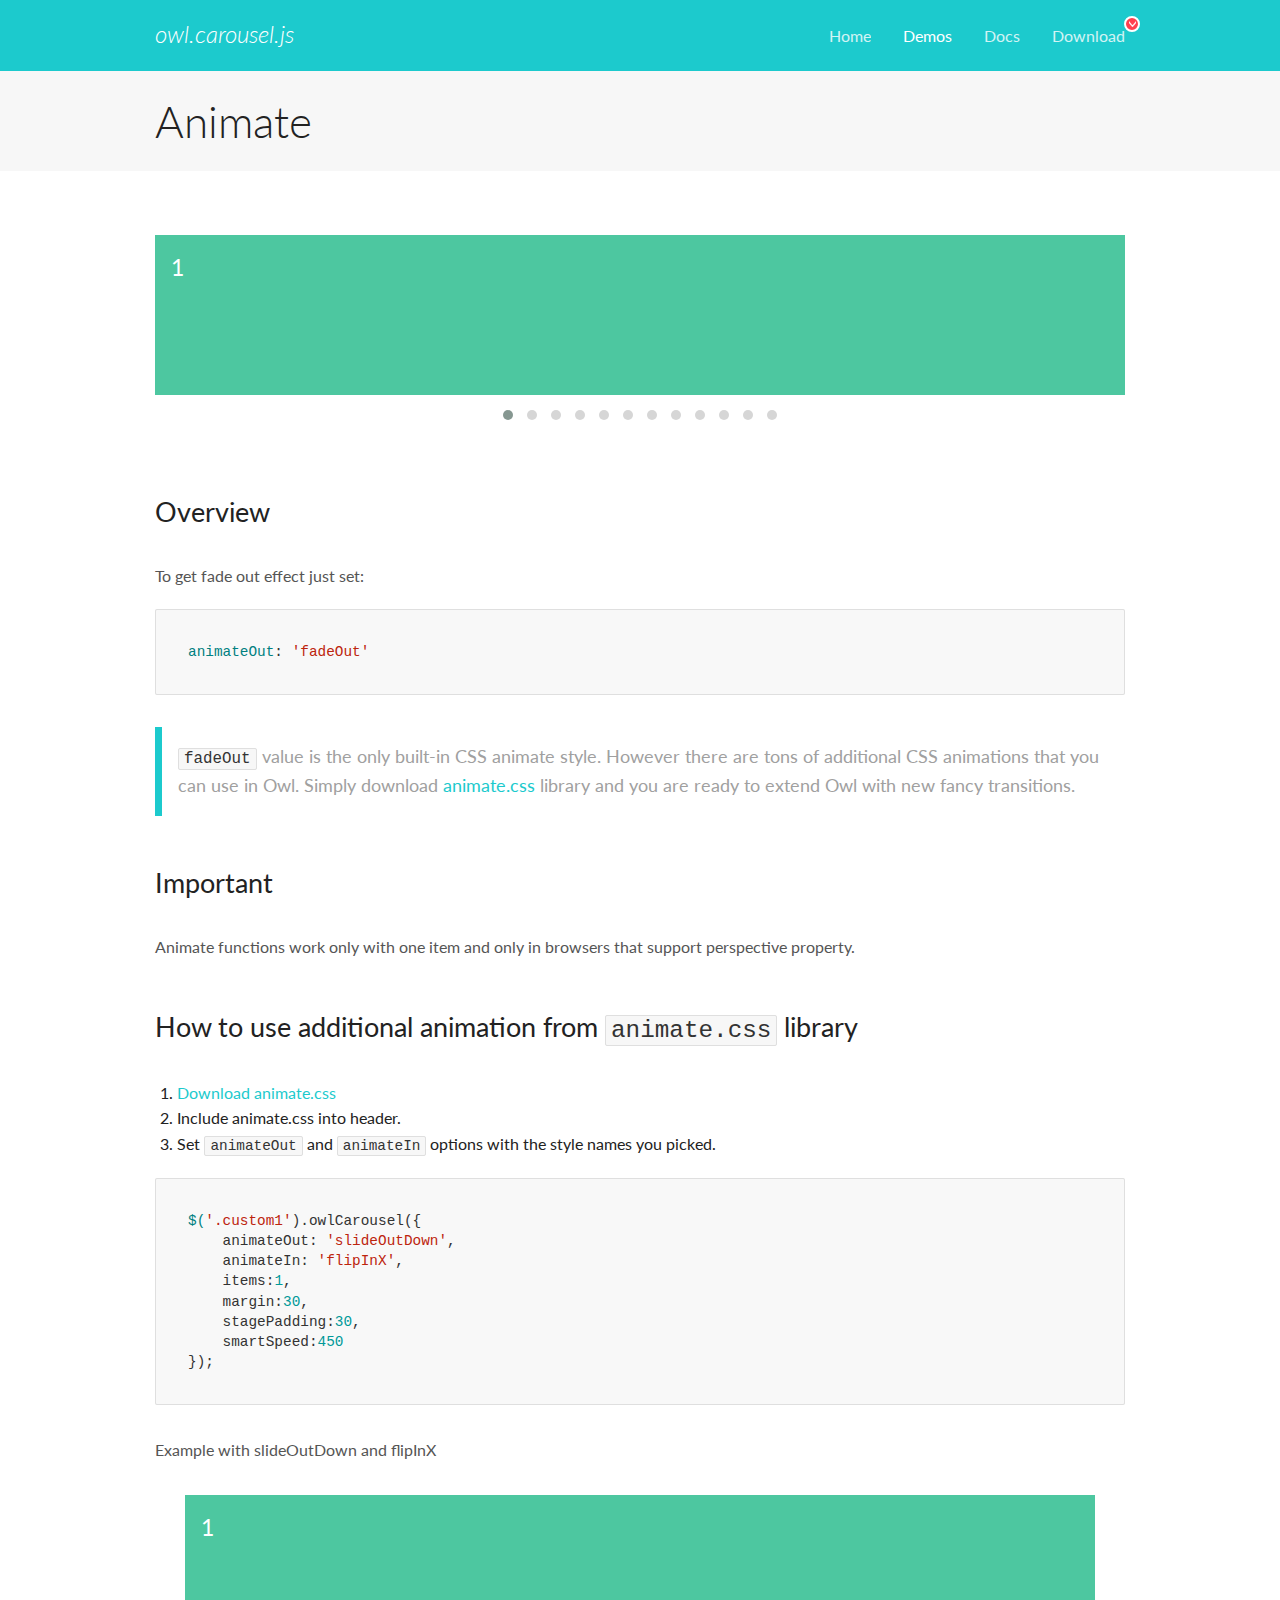
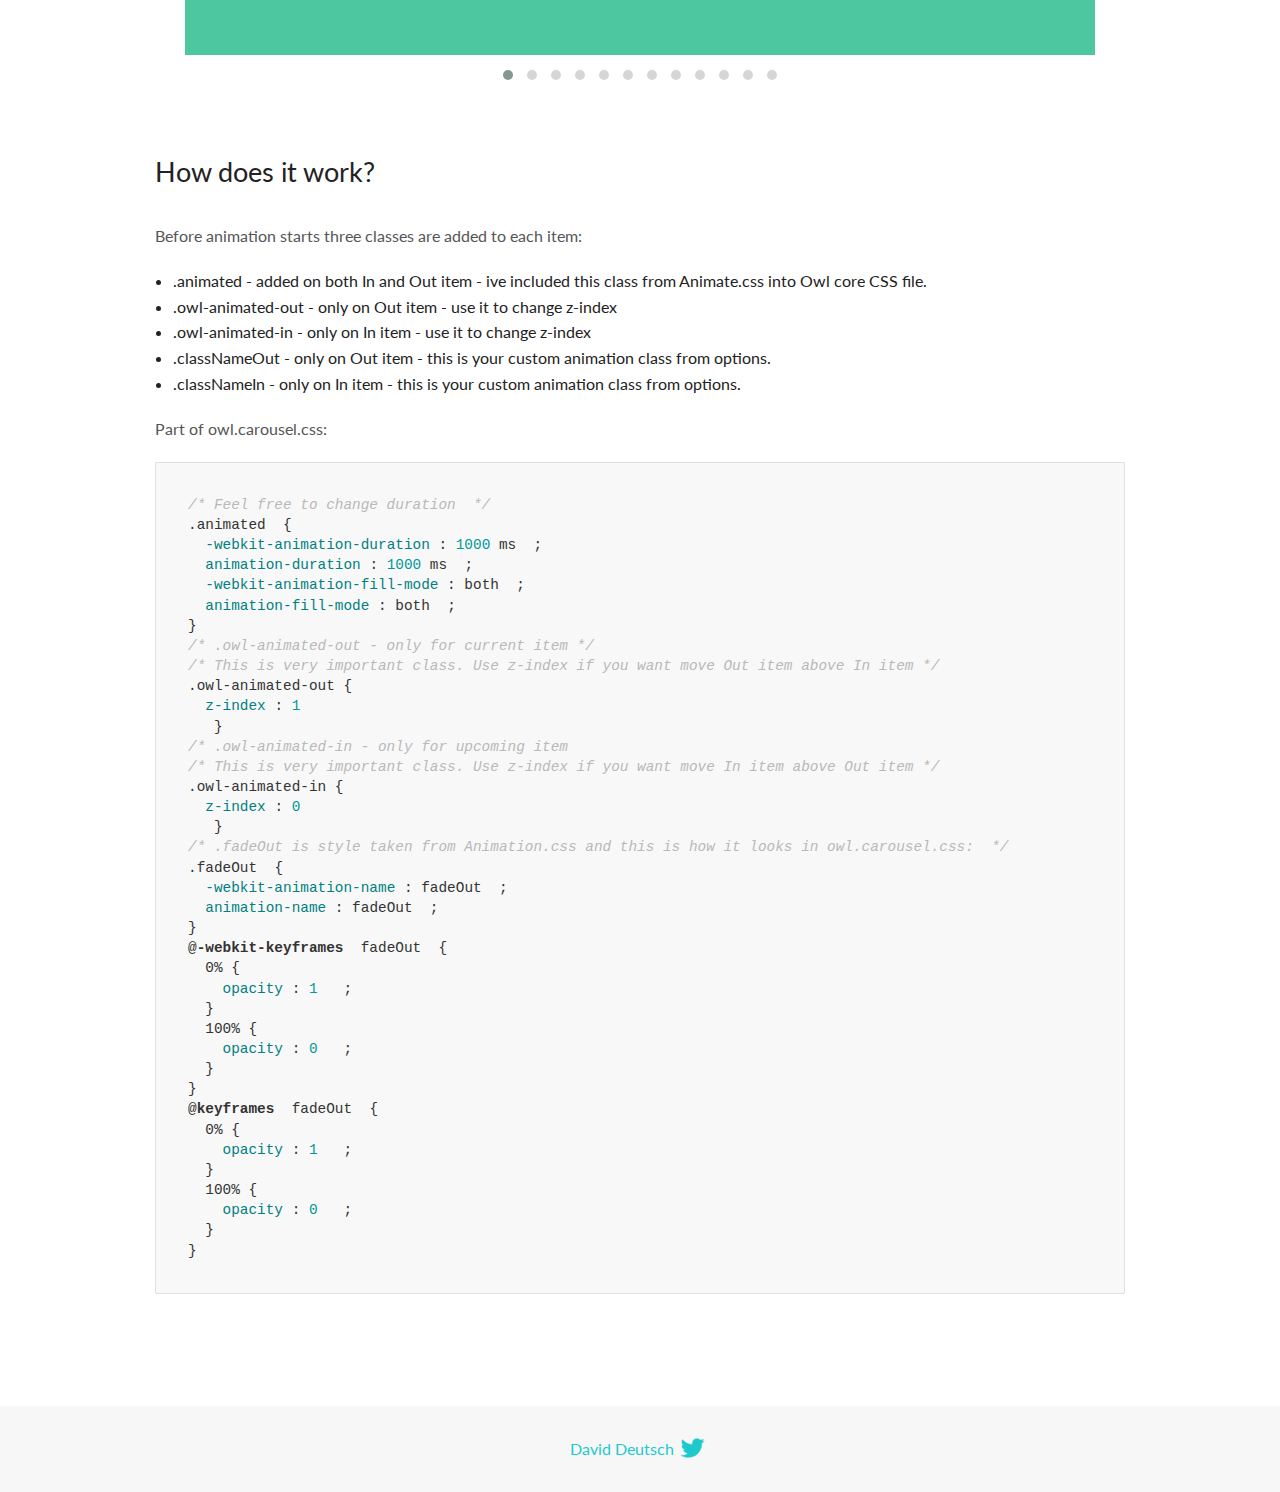
<file: project-movies/assets/fonts/OwlCarousel2-2.3.4/docs/demos/animate.html>
<!DOCTYPE html>
<html lang="en">
  <head>

    <!-- head -->
    <meta charset="utf-8">
    <meta name="msapplication-tap-highlight" content="no" />
    <meta name="viewport" content="width=device-width, initial-scale=1.0" />
    <meta name="description" content="Animate carousel">
    <meta name="author" content="David Deutsch">
    <title>
      Animate Demo | Owl Carousel | 2.3.4
    </title>

    <!-- Stylesheets -->
    <link href='https://fonts.googleapis.com/css?family=Lato:300,400,700,400italic,300italic' rel='stylesheet' type='text/css'>
    <link rel="stylesheet" href="../assets/css/docs.theme.min.css">

    <!-- Owl Stylesheets -->
    <link rel="stylesheet" href="../assets/owlcarousel/assets/owl.carousel.min.css">
    <link rel="stylesheet" href="../assets/owlcarousel/assets/owl.theme.default.min.css">

    <!-- HTML5 shim and Respond.js IE8 support of HTML5 elements and media queries -->

    <!--[if lt IE 9]>
      <script src="https://oss.maxcdn.com/libs/html5shiv/3.7.0/html5shiv.js"></script>
      <script src="https://oss.maxcdn.com/libs/respond.js/1.3.0/respond.min.js"></script>
    <![endif]-->

    <!-- Favicons -->
    <link rel="apple-touch-icon-precomposed" sizes="144x144" href="../assets/ico/apple-touch-icon-144-precomposed.png">
    <link rel="shortcut icon" href="../assets/ico/favicon.png">
    <link rel="shortcut icon" href="favicon.ico">

    <!-- Yeah i know js should not be in header. Its required for demos.-->

    <!-- javascript -->
    <script src="../assets/vendors/jquery.min.js"></script>
    <script src="../assets/owlcarousel/owl.carousel.js"></script>
  </head>
  <body>

    <!-- header -->
    <header class="header">
      <div class="row">
        <div class="large-12 columns">
          <div class="brand left">
            <h3>
              <a href="/OwlCarousel2/">owl.carousel.js</a> 
            </h3>
          </div>
          <a id="toggle-nav" class="right">
            <span></span> <span></span> <span></span> 
          </a> 
          <div class="nav-bar">
            <ul class="clearfix">
              <li> <a href="/OwlCarousel2/index.html">Home</a>  </li>
              <li class="active">
                <a href="/OwlCarousel2/demos/demos.html">Demos</a> 
              </li>
              <li> <a href="/OwlCarousel2/docs/started-welcome.html">Docs</a>  </li>
              <li>
                <a href="https://github.com/OwlCarousel2/OwlCarousel2/archive/2.3.4.zip">Download</a> 
                <span class="download"></span> 
              </li>
            </ul>
          </div>
        </div>
      </div>
    </header>

    <!-- title -->
    <section class="title">
      <div class="row">
        <div class="large-12 columns">
          <h1>Animate</h1>
        </div>
      </div>
    </section>

    <!--  Demos -->
    <section id="demos">
      <div class="row">
        <div class="large-12 columns">
          <div class="fadeOut owl-carousel owl-theme">
            <div class="item">
              <h4>1</h4>
            </div>
            <div class="item">
              <h4>2</h4>
            </div>
            <div class="item">
              <h4>3</h4>
            </div>
            <div class="item">
              <h4>4</h4>
            </div>
            <div class="item">
              <h4>5</h4>
            </div>
            <div class="item">
              <h4>6</h4>
            </div>
            <div class="item">
              <h4>7</h4>
            </div>
            <div class="item">
              <h4>8</h4>
            </div>
            <div class="item">
              <h4>9</h4>
            </div>
            <div class="item">
              <h4>10</h4>
            </div>
            <div class="item">
              <h4>11</h4>
            </div>
            <div class="item">
              <h4>12</h4>
            </div>
          </div>
          <h3 id="overview">Overview</h3>
          <p>To get fade out effect just set:</p>
          <pre><code>animateOut: &#39;fadeOut&#39;</code></pre>
          <blockquote>
            <p><code>fadeOut</code> value is the only built-in CSS animate style. However there are tons of additional CSS animations that you can use in Owl. Simply download
              <a href="https://daneden.github.io/animate.css/">animate.css</a>  library and you are ready to extend Owl with new fancy transitions.</p>
          </blockquote>
          <h3 id="important">Important</h3>
          <p>Animate functions work only with one item and only in browsers that support perspective property.</p>
          <h3 id="how-to-use-additional-animation-from-animate-css-library">How to use additional animation from <code>animate.css</code> library</h3>
          <ol>
            <li> <a href="https://daneden.github.io/animate.css/">Download animate.css</a>  </li>
            <li>Include animate.css into header.</li>
            <li>Set <code>animateOut</code> and <code>animateIn</code> options with the style names you picked.</li>
          </ol>
          <pre><code>$(&#39;.custom1&#39;).owlCarousel({
    animateOut: &#39;slideOutDown&#39;,
    animateIn: &#39;flipInX&#39;,
    items:1,
    margin:30,
    stagePadding:30,
    smartSpeed:450
});</code></pre>
          <p>Example with slideOutDown and flipInX</p>
          <div class="custom1 owl-carousel owl-theme">
            <div class="item">
              <h4>1</h4>
            </div>
            <div class="item">
              <h4>2</h4>
            </div>
            <div class="item">
              <h4>3</h4>
            </div>
            <div class="item">
              <h4>4</h4>
            </div>
            <div class="item">
              <h4>5</h4>
            </div>
            <div class="item">
              <h4>6</h4>
            </div>
            <div class="item">
              <h4>7</h4>
            </div>
            <div class="item">
              <h4>8</h4>
            </div>
            <div class="item">
              <h4>9</h4>
            </div>
            <div class="item">
              <h4>10</h4>
            </div>
            <div class="item">
              <h4>11</h4>
            </div>
            <div class="item">
              <h4>12</h4>
            </div>
          </div>
          <h3 id="how-does-it-work-">How does it work?</h3>
          <p>Before animation starts three classes are added to each item:</p>
          <ul>
            <li>.animated - added on both In and Out item - ive included this class from Animate.css into Owl core CSS file.</li>
            <li>.owl-animated-out - only on Out item - use it to change z-index</li>
            <li>.owl-animated-in - only on In item - use it to change z-index</li>
            <li>.classNameOut - only on Out item - this is your custom animation class from options.</li>
            <li>.classNameIn - only on In item - this is your custom animation class from options.</li>
          </ul>
          <p>Part of owl.carousel.css:</p>
          <pre><code class="language-css"><span class="comment">/* Feel free to change duration  */</span> 
<span class="class">.animated</span>  <span class="rules">{
  <span class="rule"><span class="attribute">-webkit-animation-duration</span> :<span class="value"> <span class="number">1000</span> ms</span> </span> ;
  <span class="rule"><span class="attribute">animation-duration</span> :<span class="value"> <span class="number">1000</span> ms</span> </span> ;
  <span class="rule"><span class="attribute">-webkit-animation-fill-mode</span> :<span class="value"> both</span> </span> ;
  <span class="rule"><span class="attribute">animation-fill-mode</span> :<span class="value"> both</span> </span> ;
<span class="rule">}</span> </span> 
<span class="comment">/* .owl-animated-out - only for current item */</span> 
<span class="comment">/* This is very important class. Use z-index if you want move Out item above In item */</span> 
<span class="class">.owl-animated-out</span> <span class="rules">{
  <span class="rule"><span class="attribute">z-index</span> :<span class="value"> <span class="number">1</span> 
</span> </span> </span> }
<span class="comment">/* .owl-animated-in - only for upcoming item
/* This is very important class. Use z-index if you want move In item above Out item */</span> 
<span class="class">.owl-animated-in</span> <span class="rules">{
  <span class="rule"><span class="attribute">z-index</span> :<span class="value"> <span class="number">0</span> 
</span> </span> </span> }
<span class="comment">/* .fadeOut is style taken from Animation.css and this is how it looks in owl.carousel.css:  */</span> 
<span class="class">.fadeOut</span>  <span class="rules">{
  <span class="rule"><span class="attribute">-webkit-animation-name</span> :<span class="value"> fadeOut</span> </span> ;
  <span class="rule"><span class="attribute">animation-name</span> :<span class="value"> fadeOut</span> </span> ;
<span class="rule">}</span> </span> 
<span class="at_rule">@<span class="keyword">-webkit-keyframes</span>  fadeOut </span> {
  0% <span class="rules">{
    <span class="rule"><span class="attribute">opacity</span> :<span class="value"> <span class="number">1</span> </span> </span> ;
  <span class="rule">}</span> </span> 
  100% <span class="rules">{
    <span class="rule"><span class="attribute">opacity</span> :<span class="value"> <span class="number">0</span> </span> </span> ;
  <span class="rule">}</span> </span> 
}
<span class="at_rule">@<span class="keyword">keyframes</span>  fadeOut </span> {
  0% <span class="rules">{
    <span class="rule"><span class="attribute">opacity</span> :<span class="value"> <span class="number">1</span> </span> </span> ;
  <span class="rule">}</span> </span> 
  100% <span class="rules">{
    <span class="rule"><span class="attribute">opacity</span> :<span class="value"> <span class="number">0</span> </span> </span> ;
  <span class="rule">}</span> </span> 
}</code></pre>
          <link rel="stylesheet" href="../assets/css/animate.css">
          <script>
            jQuery(document).ready(function($) {
              $('.fadeOut').owlCarousel({
                items: 1,
                animateOut: 'fadeOut',
                loop: true,
                margin: 10,
              });
              $('.custom1').owlCarousel({
                animateOut: 'slideOutDown',
                animateIn: 'flipInX',
                items: 1,
                margin: 30,
                stagePadding: 30,
                smartSpeed: 450
              });
            });
          </script>
        </div>
      </div>
    </section>

    <!-- footer -->
    <footer class="footer">
      <div class="row">
        <div class="large-12 columns">
          <h5>
            <a href="/OwlCarousel2/docs/support-contact.html">David Deutsch</a> 
            <a id="custom-tweet-button" href="https://twitter.com/share?url=https://github.com/OwlCarousel2/OwlCarousel2&text=Owl Carousel - This is so awesome! " target="_blank"></a> 
          </h5>
        </div>
      </div>
    </footer>

    <!-- vendors -->
    <script src="../assets/vendors/highlight.js"></script>
    <script src="../assets/js/app.js"></script>
  </body>
</html>
</file>
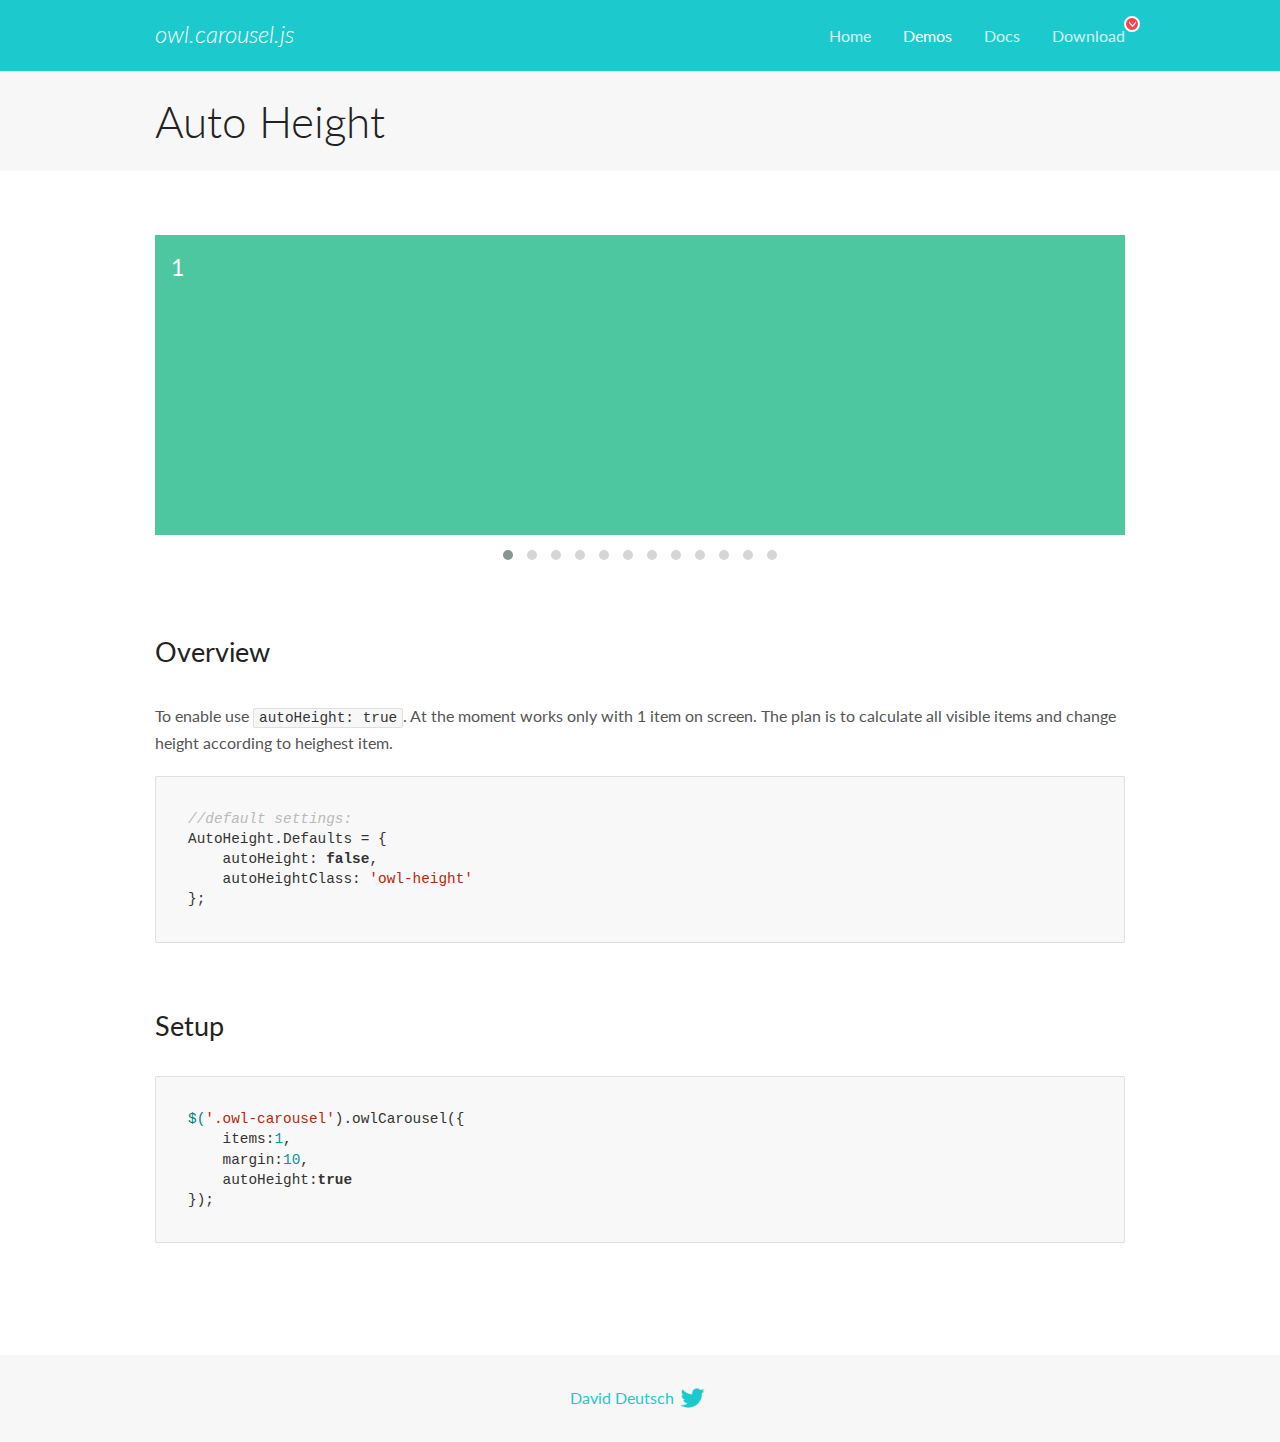
<file: project-movies/assets/fonts/OwlCarousel2-2.3.4/docs/demos/autoheight.html>
<!DOCTYPE html>
<html lang="en">
  <head>

    <!-- head -->
    <meta charset="utf-8">
    <meta name="msapplication-tap-highlight" content="no" />
    <meta name="viewport" content="width=device-width, initial-scale=1.0" />
    <meta name="description" content="autoHeight usage demo">
    <meta name="author" content="David Deutsch">
    <title>
      Auto Height Demo | Owl Carousel | 2.3.4
    </title>

    <!-- Stylesheets -->
    <link href='https://fonts.googleapis.com/css?family=Lato:300,400,700,400italic,300italic' rel='stylesheet' type='text/css'>
    <link rel="stylesheet" href="../assets/css/docs.theme.min.css">

    <!-- Owl Stylesheets -->
    <link rel="stylesheet" href="../assets/owlcarousel/assets/owl.carousel.min.css">
    <link rel="stylesheet" href="../assets/owlcarousel/assets/owl.theme.default.min.css">

    <!-- HTML5 shim and Respond.js IE8 support of HTML5 elements and media queries -->

    <!--[if lt IE 9]>
      <script src="https://oss.maxcdn.com/libs/html5shiv/3.7.0/html5shiv.js"></script>
      <script src="https://oss.maxcdn.com/libs/respond.js/1.3.0/respond.min.js"></script>
    <![endif]-->

    <!-- Favicons -->
    <link rel="apple-touch-icon-precomposed" sizes="144x144" href="../assets/ico/apple-touch-icon-144-precomposed.png">
    <link rel="shortcut icon" href="../assets/ico/favicon.png">
    <link rel="shortcut icon" href="favicon.ico">

    <!-- Yeah i know js should not be in header. Its required for demos.-->

    <!-- javascript -->
    <script src="../assets/vendors/jquery.min.js"></script>
    <script src="../assets/owlcarousel/owl.carousel.js"></script>
  </head>
  <body>

    <!-- header -->
    <header class="header">
      <div class="row">
        <div class="large-12 columns">
          <div class="brand left">
            <h3>
              <a href="/OwlCarousel2/">owl.carousel.js</a> 
            </h3>
          </div>
          <a id="toggle-nav" class="right">
            <span></span> <span></span> <span></span> 
          </a> 
          <div class="nav-bar">
            <ul class="clearfix">
              <li> <a href="/OwlCarousel2/index.html">Home</a>  </li>
              <li class="active">
                <a href="/OwlCarousel2/demos/demos.html">Demos</a> 
              </li>
              <li> <a href="/OwlCarousel2/docs/started-welcome.html">Docs</a>  </li>
              <li>
                <a href="https://github.com/OwlCarousel2/OwlCarousel2/archive/2.3.4.zip">Download</a> 
                <span class="download"></span> 
              </li>
            </ul>
          </div>
        </div>
      </div>
    </header>

    <!-- title -->
    <section class="title">
      <div class="row">
        <div class="large-12 columns">
          <h1>Auto Height</h1>
        </div>
      </div>
    </section>

    <!--  Demos -->
    <section id="demos">
      <div class="row">
        <div class="large-12 columns">
          <div class="owl-carousel owl-theme">
            <div class="item" style="height:300px">
              <h4>1</h4>
            </div>
            <div class="item" style="height:100px">
              <h4>2</h4>
            </div>
            <div class="item" style="height:500px">
              <h4>3</h4>
            </div>
            <div class="item" style="height:250px">
              <h4>4</h4>
            </div>
            <div class="item" style="height:400px">
              <h4>5</h4>
            </div>
            <div class="item" style="height:500px">
              <h4>6</h4>
            </div>
            <div class="item" style="height:600px">
              <h4>7</h4>
            </div>
            <div class="item" style="height:400px">
              <h4>8</h4>
            </div>
            <div class="item" style="height:300px">
              <h4>9</h4>
            </div>
            <div class="item" style="height:350px">
              <h4>10</h4>
            </div>
            <div class="item" style="height:200px">
              <h4>11</h4>
            </div>
            <div class="item" style="height:150px">
              <h4>12</h4>
            </div>
          </div>
          <h3 id="overview">Overview</h3>
          <p>To enable use <code>autoHeight: true</code>. At the moment works only with 1 item on screen. The plan is to calculate all visible items and change height according to heighest item.</p>
          <pre><code>//default settings:
AutoHeight.Defaults = {
    autoHeight: false,
    autoHeightClass: &#39;owl-height&#39;
};</code></pre>
          <h3 id="setup">Setup</h3>
          <pre><code>$(&#39;.owl-carousel&#39;).owlCarousel({
    items:1,
    margin:10,
    autoHeight:true
});</code></pre>
          <script>
            $(document).ready(function() {
              $('.owl-carousel').owlCarousel({
                items: 1,
                margin: 10,
                autoHeight: true
              });
            })
          </script>
        </div>
      </div>
    </section>

    <!-- footer -->
    <footer class="footer">
      <div class="row">
        <div class="large-12 columns">
          <h5>
            <a href="/OwlCarousel2/docs/support-contact.html">David Deutsch</a> 
            <a id="custom-tweet-button" href="https://twitter.com/share?url=https://github.com/OwlCarousel2/OwlCarousel2&text=Owl Carousel - This is so awesome! " target="_blank"></a> 
          </h5>
        </div>
      </div>
    </footer>

    <!-- vendors -->
    <script src="../assets/vendors/highlight.js"></script>
    <script src="../assets/js/app.js"></script>
  </body>
</html>
</file>
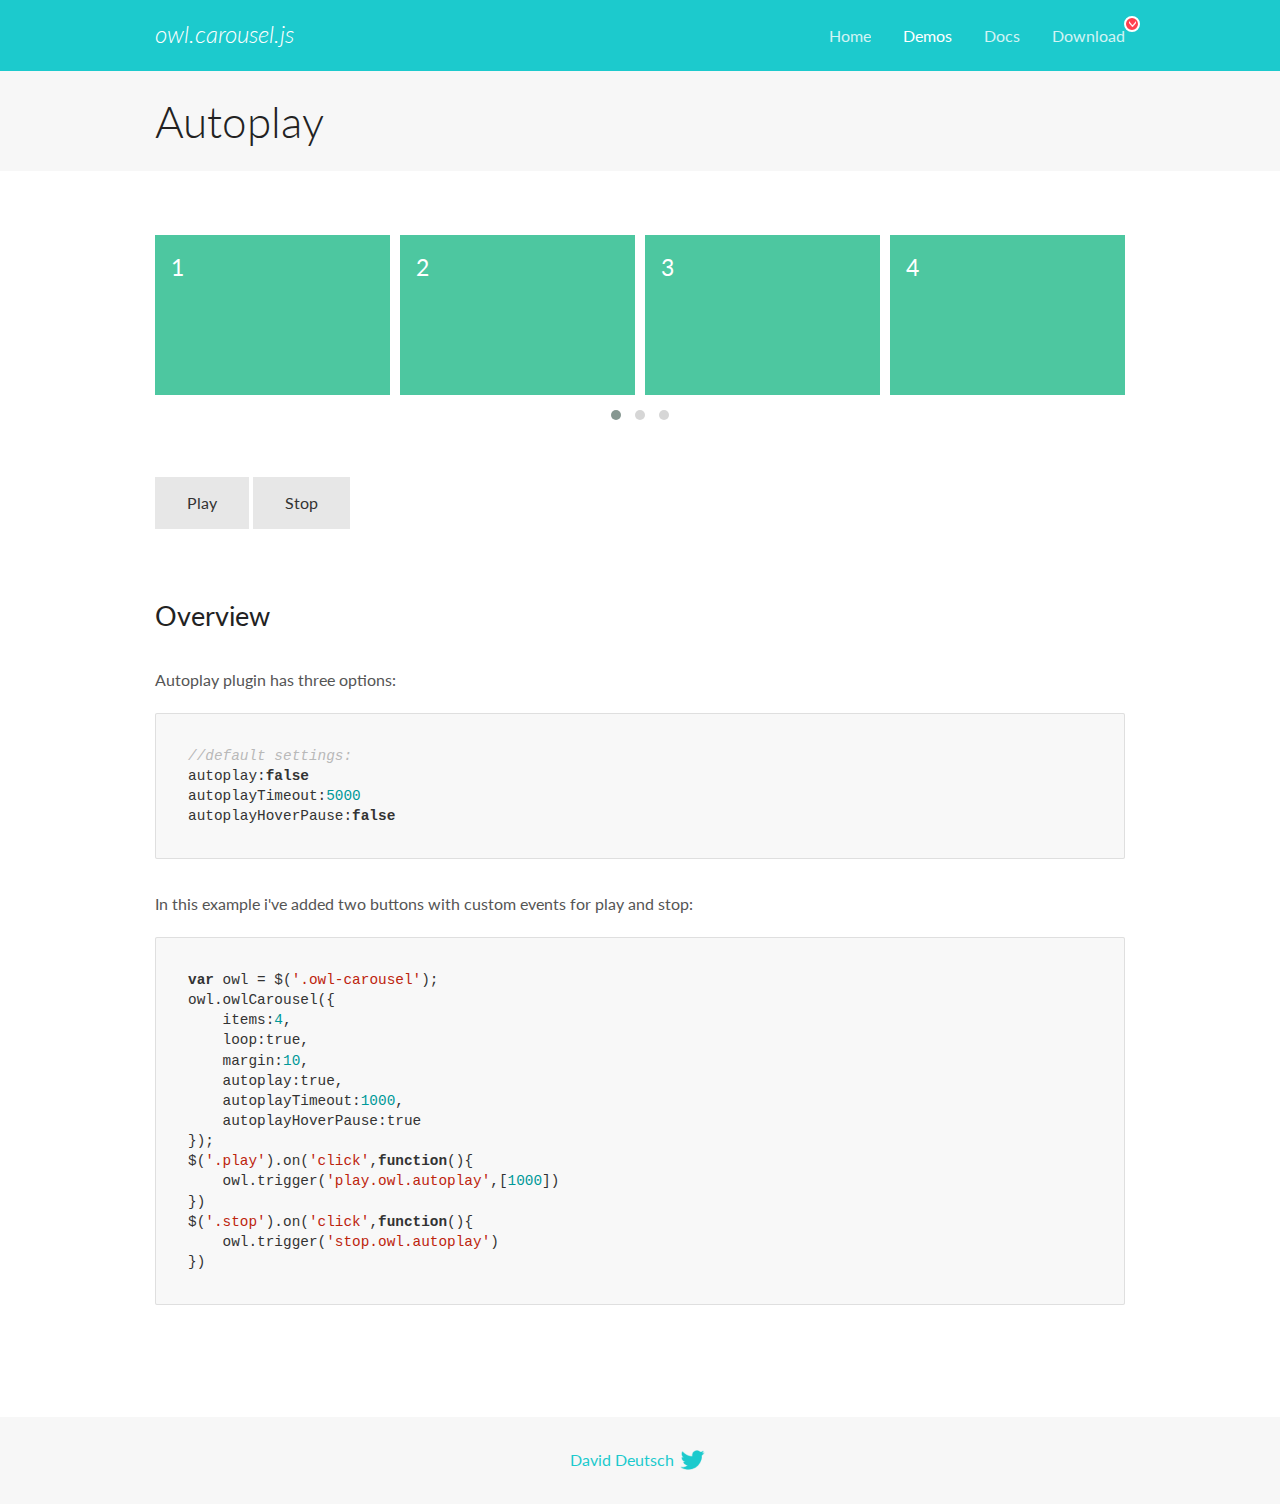
<file: project-movies/assets/fonts/OwlCarousel2-2.3.4/docs/demos/autoplay.html>
<!DOCTYPE html>
<html lang="en">
  <head>

    <!-- head -->
    <meta charset="utf-8">
    <meta name="msapplication-tap-highlight" content="no" />
    <meta name="viewport" content="width=device-width, initial-scale=1.0" />
    <meta name="description" content="Autoplay usage demo">
    <meta name="author" content="David Deutsch">
    <title>
      Autoplay Demo | Owl Carousel | 2.3.4
    </title>

    <!-- Stylesheets -->
    <link href='https://fonts.googleapis.com/css?family=Lato:300,400,700,400italic,300italic' rel='stylesheet' type='text/css'>
    <link rel="stylesheet" href="../assets/css/docs.theme.min.css">

    <!-- Owl Stylesheets -->
    <link rel="stylesheet" href="../assets/owlcarousel/assets/owl.carousel.min.css">
    <link rel="stylesheet" href="../assets/owlcarousel/assets/owl.theme.default.min.css">

    <!-- HTML5 shim and Respond.js IE8 support of HTML5 elements and media queries -->

    <!--[if lt IE 9]>
      <script src="https://oss.maxcdn.com/libs/html5shiv/3.7.0/html5shiv.js"></script>
      <script src="https://oss.maxcdn.com/libs/respond.js/1.3.0/respond.min.js"></script>
    <![endif]-->

    <!-- Favicons -->
    <link rel="apple-touch-icon-precomposed" sizes="144x144" href="../assets/ico/apple-touch-icon-144-precomposed.png">
    <link rel="shortcut icon" href="../assets/ico/favicon.png">
    <link rel="shortcut icon" href="favicon.ico">

    <!-- Yeah i know js should not be in header. Its required for demos.-->

    <!-- javascript -->
    <script src="../assets/vendors/jquery.min.js"></script>
    <script src="../assets/owlcarousel/owl.carousel.js"></script>
  </head>
  <body>

    <!-- header -->
    <header class="header">
      <div class="row">
        <div class="large-12 columns">
          <div class="brand left">
            <h3>
              <a href="/OwlCarousel2/">owl.carousel.js</a> 
            </h3>
          </div>
          <a id="toggle-nav" class="right">
            <span></span> <span></span> <span></span> 
          </a> 
          <div class="nav-bar">
            <ul class="clearfix">
              <li> <a href="/OwlCarousel2/index.html">Home</a>  </li>
              <li class="active">
                <a href="/OwlCarousel2/demos/demos.html">Demos</a> 
              </li>
              <li> <a href="/OwlCarousel2/docs/started-welcome.html">Docs</a>  </li>
              <li>
                <a href="https://github.com/OwlCarousel2/OwlCarousel2/archive/2.3.4.zip">Download</a> 
                <span class="download"></span> 
              </li>
            </ul>
          </div>
        </div>
      </div>
    </header>

    <!-- title -->
    <section class="title">
      <div class="row">
        <div class="large-12 columns">
          <h1>Autoplay</h1>
        </div>
      </div>
    </section>

    <!--  Demos -->
    <section id="demos">
      <div class="row">
        <div class="large-12 columns">
          <div class="owl-carousel owl-theme">
            <div class="item">
              <h4>1</h4>
            </div>
            <div class="item">
              <h4>2</h4>
            </div>
            <div class="item">
              <h4>3</h4>
            </div>
            <div class="item">
              <h4>4</h4>
            </div>
            <div class="item">
              <h4>5</h4>
            </div>
            <div class="item">
              <h4>6</h4>
            </div>
            <div class="item">
              <h4>7</h4>
            </div>
            <div class="item">
              <h4>8</h4>
            </div>
            <div class="item">
              <h4>9</h4>
            </div>
            <div class="item">
              <h4>10</h4>
            </div>
            <div class="item">
              <h4>11</h4>
            </div>
            <div class="item">
              <h4>12</h4>
            </div>
          </div>
          <a class="button secondary play">Play</a> 
          <a class="button secondary stop">Stop</a> 
          <h3 id="overview">Overview</h3>
          <p>Autoplay plugin has three options:</p>
          <pre><code>//default settings:
autoplay:false
autoplayTimeout:5000
autoplayHoverPause:false</code></pre>
          <p>In this example i&#39;ve added two buttons with custom events for play and stop:</p>
          <pre><code>var owl = $(&#39;.owl-carousel&#39;);
owl.owlCarousel({
    items:4,
    loop:true,
    margin:10,
    autoplay:true,
    autoplayTimeout:1000,
    autoplayHoverPause:true
});
$(&#39;.play&#39;).on(&#39;click&#39;,function(){
    owl.trigger(&#39;play.owl.autoplay&#39;,[1000])
})
$(&#39;.stop&#39;).on(&#39;click&#39;,function(){
    owl.trigger(&#39;stop.owl.autoplay&#39;)
})</code></pre>
          <script>
            $(document).ready(function() {
              var owl = $('.owl-carousel');
              owl.owlCarousel({
                items: 4,
                loop: true,
                margin: 10,
                autoplay: true,
                autoplayTimeout: 1000,
                autoplayHoverPause: true
              });
              $('.play').on('click', function() {
                owl.trigger('play.owl.autoplay', [1000])
              })
              $('.stop').on('click', function() {
                owl.trigger('stop.owl.autoplay')
              })
            })
          </script>
        </div>
      </div>
    </section>

    <!-- footer -->
    <footer class="footer">
      <div class="row">
        <div class="large-12 columns">
          <h5>
            <a href="/OwlCarousel2/docs/support-contact.html">David Deutsch</a> 
            <a id="custom-tweet-button" href="https://twitter.com/share?url=https://github.com/OwlCarousel2/OwlCarousel2&text=Owl Carousel - This is so awesome! " target="_blank"></a> 
          </h5>
        </div>
      </div>
    </footer>

    <!-- vendors -->
    <script src="../assets/vendors/highlight.js"></script>
    <script src="../assets/js/app.js"></script>
  </body>
</html>
</file>
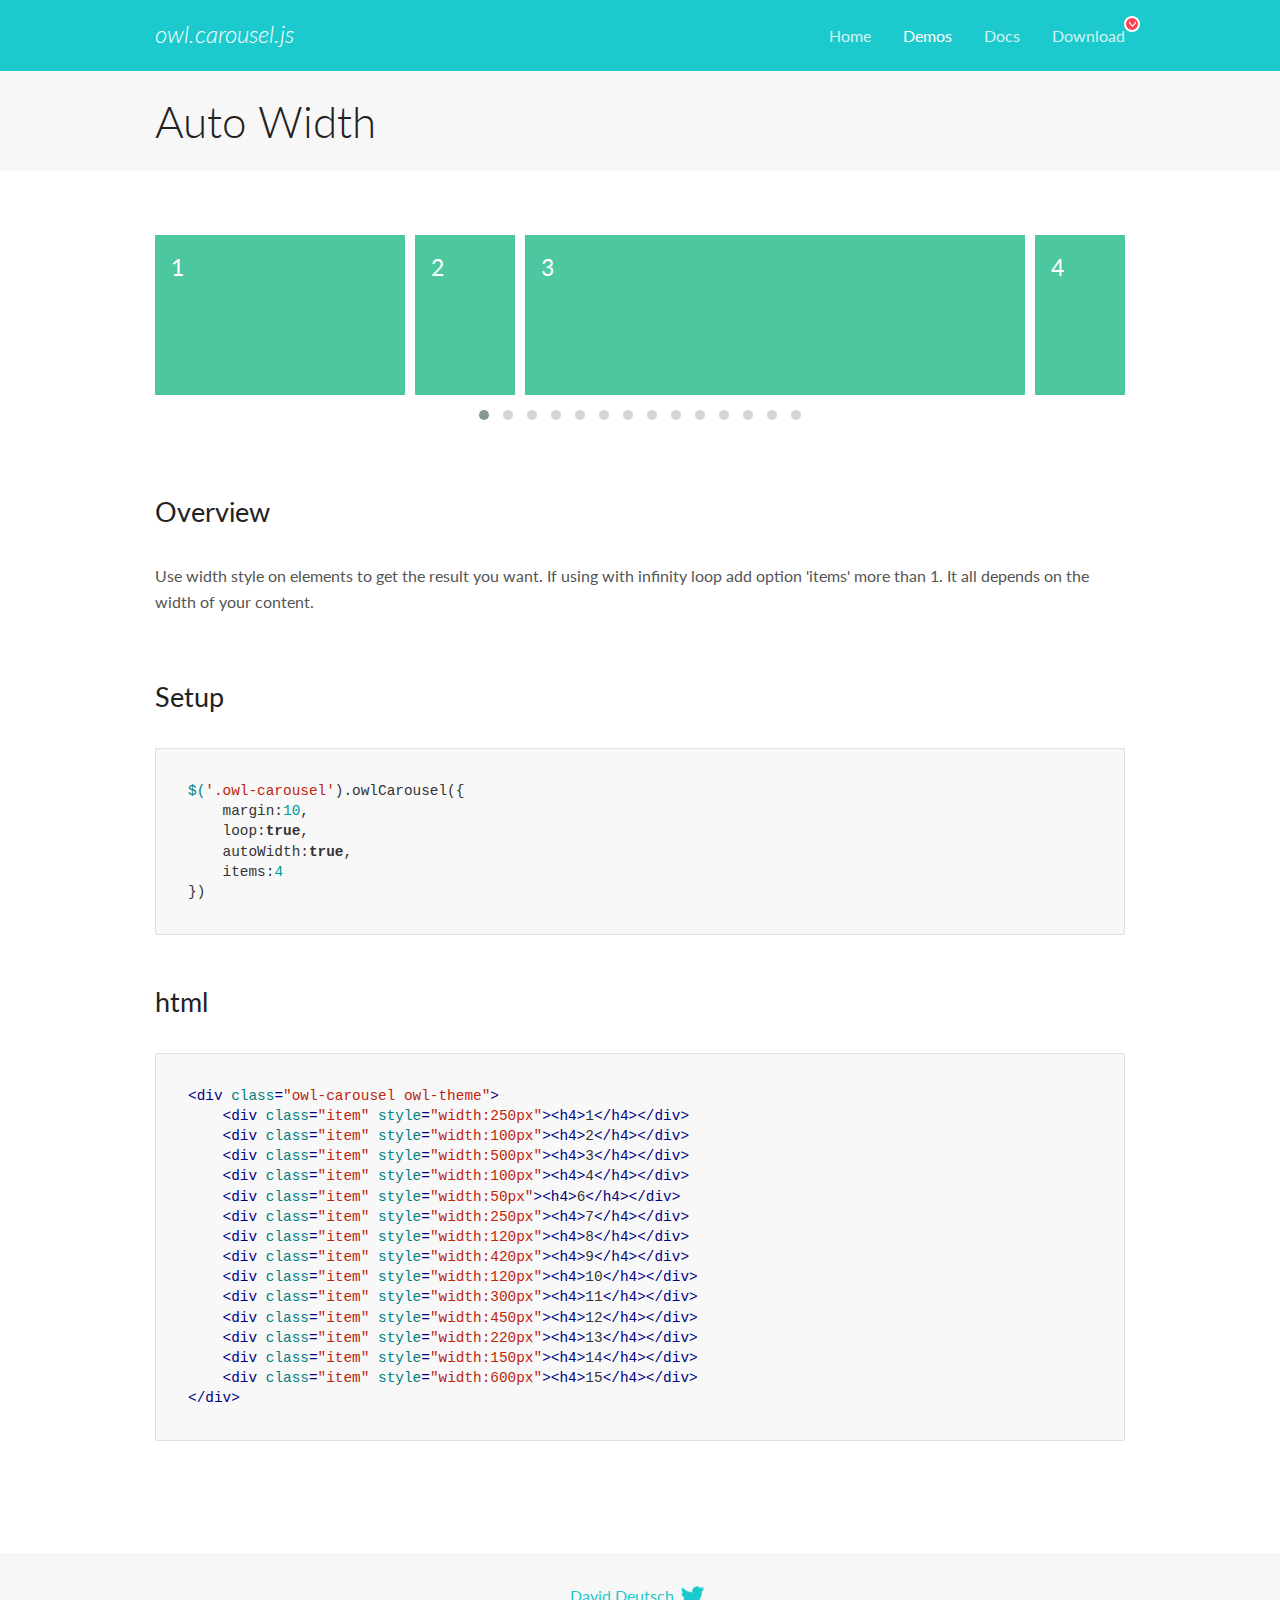
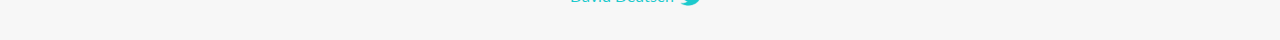
<file: project-movies/assets/fonts/OwlCarousel2-2.3.4/docs/demos/autowidth.html>
<!DOCTYPE html>
<html lang="en">
  <head>

    <!-- head -->
    <meta charset="utf-8">
    <meta name="msapplication-tap-highlight" content="no" />
    <meta name="viewport" content="width=device-width, initial-scale=1.0" />
    <meta name="description" content="Auto Width">
    <meta name="author" content="David Deutsch">
    <title>
      Auto Width Demo | Owl Carousel | 2.3.4
    </title>

    <!-- Stylesheets -->
    <link href='https://fonts.googleapis.com/css?family=Lato:300,400,700,400italic,300italic' rel='stylesheet' type='text/css'>
    <link rel="stylesheet" href="../assets/css/docs.theme.min.css">

    <!-- Owl Stylesheets -->
    <link rel="stylesheet" href="../assets/owlcarousel/assets/owl.carousel.min.css">
    <link rel="stylesheet" href="../assets/owlcarousel/assets/owl.theme.default.min.css">

    <!-- HTML5 shim and Respond.js IE8 support of HTML5 elements and media queries -->

    <!--[if lt IE 9]>
      <script src="https://oss.maxcdn.com/libs/html5shiv/3.7.0/html5shiv.js"></script>
      <script src="https://oss.maxcdn.com/libs/respond.js/1.3.0/respond.min.js"></script>
    <![endif]-->

    <!-- Favicons -->
    <link rel="apple-touch-icon-precomposed" sizes="144x144" href="../assets/ico/apple-touch-icon-144-precomposed.png">
    <link rel="shortcut icon" href="../assets/ico/favicon.png">
    <link rel="shortcut icon" href="favicon.ico">

    <!-- Yeah i know js should not be in header. Its required for demos.-->

    <!-- javascript -->
    <script src="../assets/vendors/jquery.min.js"></script>
    <script src="../assets/owlcarousel/owl.carousel.js"></script>
  </head>
  <body>

    <!-- header -->
    <header class="header">
      <div class="row">
        <div class="large-12 columns">
          <div class="brand left">
            <h3>
              <a href="/OwlCarousel2/">owl.carousel.js</a> 
            </h3>
          </div>
          <a id="toggle-nav" class="right">
            <span></span> <span></span> <span></span> 
          </a> 
          <div class="nav-bar">
            <ul class="clearfix">
              <li> <a href="/OwlCarousel2/index.html">Home</a>  </li>
              <li class="active">
                <a href="/OwlCarousel2/demos/demos.html">Demos</a> 
              </li>
              <li> <a href="/OwlCarousel2/docs/started-welcome.html">Docs</a>  </li>
              <li>
                <a href="https://github.com/OwlCarousel2/OwlCarousel2/archive/2.3.4.zip">Download</a> 
                <span class="download"></span> 
              </li>
            </ul>
          </div>
        </div>
      </div>
    </header>

    <!-- title -->
    <section class="title">
      <div class="row">
        <div class="large-12 columns">
          <h1>Auto Width</h1>
        </div>
      </div>
    </section>

    <!--  Demos -->
    <section id="demos">
      <div class="row">
        <div class="large-12 columns">
          <div class="owl-carousel owl-theme">
            <div class="item" style="width:250px">
              <h4>1</h4>
            </div>
            <div class="item" style="width:100px">
              <h4>2</h4>
            </div>
            <div class="item" style="width:500px">
              <h4>3</h4>
            </div>
            <div class="item" style="width:100px">
              <h4>4</h4>
            </div>
            <div class="item" style="width:50px">
              <h4>6</h4>
            </div>
            <div class="item" style="width:250px">
              <h4>7</h4>
            </div>
            <div class="item" style="width:120px">
              <h4>8</h4>
            </div>
            <div class="item" style="width:420px">
              <h4>9</h4>
            </div>
            <div class="item" style="width:120px">
              <h4>10</h4>
            </div>
            <div class="item" style="width:300px">
              <h4>11</h4>
            </div>
            <div class="item" style="width:450px">
              <h4>12</h4>
            </div>
            <div class="item" style="width:220px">
              <h4>13</h4>
            </div>
            <div class="item" style="width:150px">
              <h4>14</h4>
            </div>
            <div class="item" style="width:600px">
              <h4>15</h4>
            </div>
          </div>
          <h3 id="overview">Overview</h3>
          <p>Use width style on elements to get the result you want. If using with infinity loop add option &#39;items&#39; more than 1. It all depends on the width of your content.</p>
          <h3 id="setup">Setup</h3>
          <pre><code>$(&#39;.owl-carousel&#39;).owlCarousel({
    margin:10,
    loop:true,
    autoWidth:true,
    items:4
})</code></pre>
          <h3 id="html">html</h3>
          <pre><code>&lt;div class=&quot;owl-carousel owl-theme&quot;&gt;
    &lt;div class=&quot;item&quot; style=&quot;width:250px&quot;&gt;&lt;h4&gt;1&lt;/h4&gt;&lt;/div&gt;
    &lt;div class=&quot;item&quot; style=&quot;width:100px&quot;&gt;&lt;h4&gt;2&lt;/h4&gt;&lt;/div&gt;
    &lt;div class=&quot;item&quot; style=&quot;width:500px&quot;&gt;&lt;h4&gt;3&lt;/h4&gt;&lt;/div&gt;
    &lt;div class=&quot;item&quot; style=&quot;width:100px&quot;&gt;&lt;h4&gt;4&lt;/h4&gt;&lt;/div&gt;
    &lt;div class=&quot;item&quot; style=&quot;width:50px&quot;&gt;&lt;h4&gt;6&lt;/h4&gt;&lt;/div&gt;
    &lt;div class=&quot;item&quot; style=&quot;width:250px&quot;&gt;&lt;h4&gt;7&lt;/h4&gt;&lt;/div&gt;
    &lt;div class=&quot;item&quot; style=&quot;width:120px&quot;&gt;&lt;h4&gt;8&lt;/h4&gt;&lt;/div&gt;
    &lt;div class=&quot;item&quot; style=&quot;width:420px&quot;&gt;&lt;h4&gt;9&lt;/h4&gt;&lt;/div&gt;
    &lt;div class=&quot;item&quot; style=&quot;width:120px&quot;&gt;&lt;h4&gt;10&lt;/h4&gt;&lt;/div&gt;
    &lt;div class=&quot;item&quot; style=&quot;width:300px&quot;&gt;&lt;h4&gt;11&lt;/h4&gt;&lt;/div&gt;
    &lt;div class=&quot;item&quot; style=&quot;width:450px&quot;&gt;&lt;h4&gt;12&lt;/h4&gt;&lt;/div&gt;
    &lt;div class=&quot;item&quot; style=&quot;width:220px&quot;&gt;&lt;h4&gt;13&lt;/h4&gt;&lt;/div&gt;
    &lt;div class=&quot;item&quot; style=&quot;width:150px&quot;&gt;&lt;h4&gt;14&lt;/h4&gt;&lt;/div&gt;
    &lt;div class=&quot;item&quot; style=&quot;width:600px&quot;&gt;&lt;h4&gt;15&lt;/h4&gt;&lt;/div&gt;
&lt;/div&gt;</code></pre>
          <script>
            $(document).ready(function() {
              $('.owl-carousel').owlCarousel({
                margin: 10,
                loop: true,
                autoWidth: true,
                items: 4
              })
            })
          </script>
        </div>
      </div>
    </section>

    <!-- footer -->
    <footer class="footer">
      <div class="row">
        <div class="large-12 columns">
          <h5>
            <a href="/OwlCarousel2/docs/support-contact.html">David Deutsch</a> 
            <a id="custom-tweet-button" href="https://twitter.com/share?url=https://github.com/OwlCarousel2/OwlCarousel2&text=Owl Carousel - This is so awesome! " target="_blank"></a> 
          </h5>
        </div>
      </div>
    </footer>

    <!-- vendors -->
    <script src="../assets/vendors/highlight.js"></script>
    <script src="../assets/js/app.js"></script>
  </body>
</html>
</file>
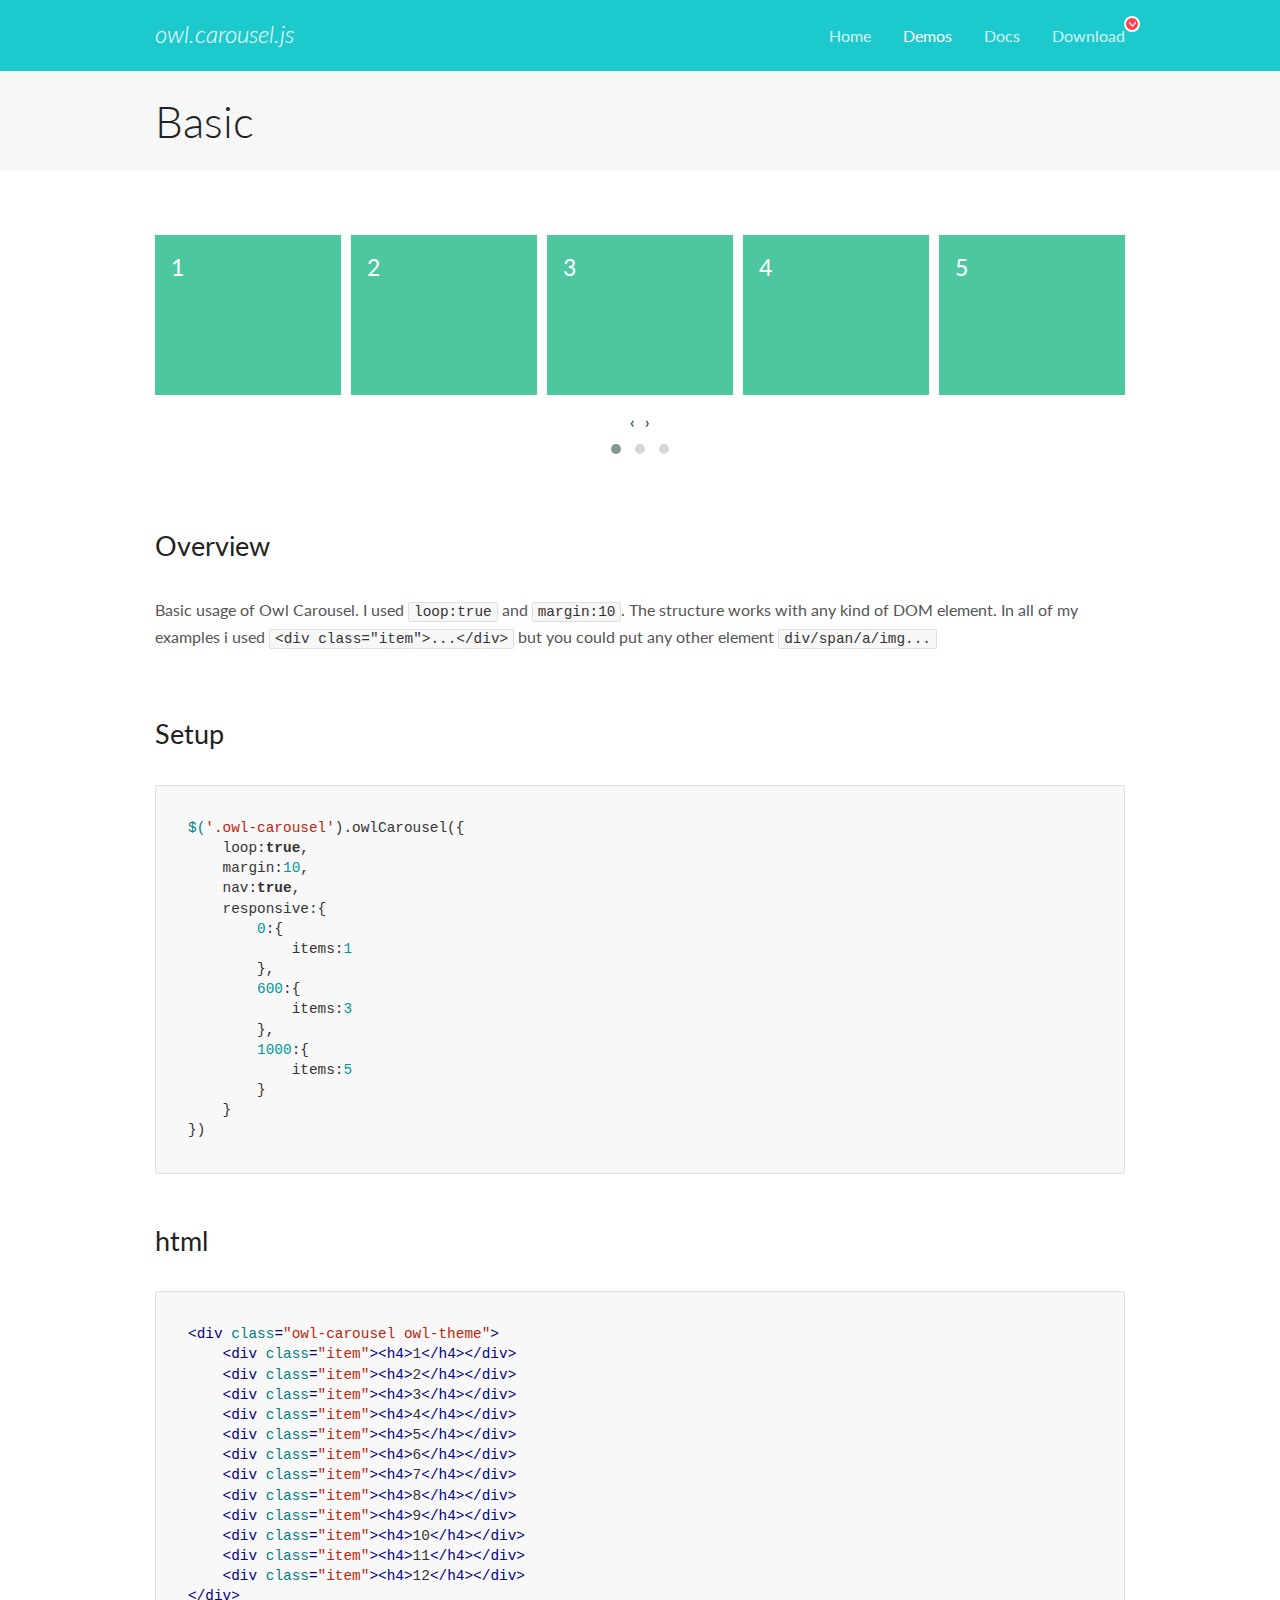
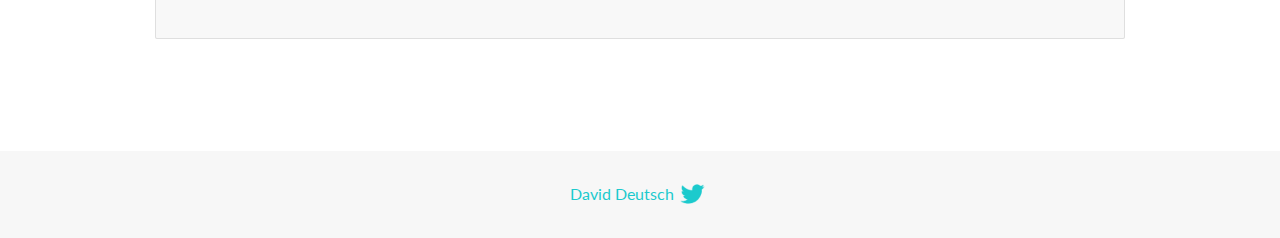
<file: project-movies/assets/fonts/OwlCarousel2-2.3.4/docs/demos/basic.html>
<!DOCTYPE html>
<html lang="en">
  <head>

    <!-- head -->
    <meta charset="utf-8">
    <meta name="msapplication-tap-highlight" content="no" />
    <meta name="viewport" content="width=device-width, initial-scale=1.0" />
    <meta name="description" content="Basic usage demo">
    <meta name="author" content="David Deutsch">
    <title>
      Basic Demo | Owl Carousel | 2.3.4
    </title>

    <!-- Stylesheets -->
    <link href='https://fonts.googleapis.com/css?family=Lato:300,400,700,400italic,300italic' rel='stylesheet' type='text/css'>
    <link rel="stylesheet" href="../assets/css/docs.theme.min.css">

    <!-- Owl Stylesheets -->
    <link rel="stylesheet" href="../assets/owlcarousel/assets/owl.carousel.min.css">
    <link rel="stylesheet" href="../assets/owlcarousel/assets/owl.theme.default.min.css">

    <!-- HTML5 shim and Respond.js IE8 support of HTML5 elements and media queries -->

    <!--[if lt IE 9]>
      <script src="https://oss.maxcdn.com/libs/html5shiv/3.7.0/html5shiv.js"></script>
      <script src="https://oss.maxcdn.com/libs/respond.js/1.3.0/respond.min.js"></script>
    <![endif]-->

    <!-- Favicons -->
    <link rel="apple-touch-icon-precomposed" sizes="144x144" href="../assets/ico/apple-touch-icon-144-precomposed.png">
    <link rel="shortcut icon" href="../assets/ico/favicon.png">
    <link rel="shortcut icon" href="favicon.ico">

    <!-- Yeah i know js should not be in header. Its required for demos.-->

    <!-- javascript -->
    <script src="../assets/vendors/jquery.min.js"></script>
    <script src="../assets/owlcarousel/owl.carousel.js"></script>
  </head>
  <body>

    <!-- header -->
    <header class="header">
      <div class="row">
        <div class="large-12 columns">
          <div class="brand left">
            <h3>
              <a href="/OwlCarousel2/">owl.carousel.js</a> 
            </h3>
          </div>
          <a id="toggle-nav" class="right">
            <span></span> <span></span> <span></span> 
          </a> 
          <div class="nav-bar">
            <ul class="clearfix">
              <li> <a href="/OwlCarousel2/index.html">Home</a>  </li>
              <li class="active">
                <a href="/OwlCarousel2/demos/demos.html">Demos</a> 
              </li>
              <li> <a href="/OwlCarousel2/docs/started-welcome.html">Docs</a>  </li>
              <li>
                <a href="https://github.com/OwlCarousel2/OwlCarousel2/archive/2.3.4.zip">Download</a> 
                <span class="download"></span> 
              </li>
            </ul>
          </div>
        </div>
      </div>
    </header>

    <!-- title -->
    <section class="title">
      <div class="row">
        <div class="large-12 columns">
          <h1>Basic</h1>
        </div>
      </div>
    </section>

    <!--  Demos -->
    <section id="demos">
      <div class="row">
        <div class="large-12 columns">
          <div class="owl-carousel owl-theme">
            <div class="item">
              <h4>1</h4>
            </div>
            <div class="item">
              <h4>2</h4>
            </div>
            <div class="item">
              <h4>3</h4>
            </div>
            <div class="item">
              <h4>4</h4>
            </div>
            <div class="item">
              <h4>5</h4>
            </div>
            <div class="item">
              <h4>6</h4>
            </div>
            <div class="item">
              <h4>7</h4>
            </div>
            <div class="item">
              <h4>8</h4>
            </div>
            <div class="item">
              <h4>9</h4>
            </div>
            <div class="item">
              <h4>10</h4>
            </div>
            <div class="item">
              <h4>11</h4>
            </div>
            <div class="item">
              <h4>12</h4>
            </div>
          </div>
          <h3 id="overview">Overview</h3>
          <p>Basic usage of Owl Carousel. I used <code>loop:true</code> and <code>margin:10</code>. The structure works with any kind of DOM element. In all of my examples i used <code>&lt;div class=&quot;item&quot;&gt;...&lt;/div&gt;</code> but you could
            put any other element <code>div/span/a/img...</code></p>
          <h3 id="setup">Setup</h3>
          <pre><code>$(&#39;.owl-carousel&#39;).owlCarousel({
    loop:true,
    margin:10,
    nav:true,
    responsive:{
        0:{
            items:1
        },
        600:{
            items:3
        },
        1000:{
            items:5
        }
    }
})</code></pre>
          <h3 id="html">html</h3>
          <pre><code>&lt;div class=&quot;owl-carousel owl-theme&quot;&gt;
    &lt;div class=&quot;item&quot;&gt;&lt;h4&gt;1&lt;/h4&gt;&lt;/div&gt;
    &lt;div class=&quot;item&quot;&gt;&lt;h4&gt;2&lt;/h4&gt;&lt;/div&gt;
    &lt;div class=&quot;item&quot;&gt;&lt;h4&gt;3&lt;/h4&gt;&lt;/div&gt;
    &lt;div class=&quot;item&quot;&gt;&lt;h4&gt;4&lt;/h4&gt;&lt;/div&gt;
    &lt;div class=&quot;item&quot;&gt;&lt;h4&gt;5&lt;/h4&gt;&lt;/div&gt;
    &lt;div class=&quot;item&quot;&gt;&lt;h4&gt;6&lt;/h4&gt;&lt;/div&gt;
    &lt;div class=&quot;item&quot;&gt;&lt;h4&gt;7&lt;/h4&gt;&lt;/div&gt;
    &lt;div class=&quot;item&quot;&gt;&lt;h4&gt;8&lt;/h4&gt;&lt;/div&gt;
    &lt;div class=&quot;item&quot;&gt;&lt;h4&gt;9&lt;/h4&gt;&lt;/div&gt;
    &lt;div class=&quot;item&quot;&gt;&lt;h4&gt;10&lt;/h4&gt;&lt;/div&gt;
    &lt;div class=&quot;item&quot;&gt;&lt;h4&gt;11&lt;/h4&gt;&lt;/div&gt;
    &lt;div class=&quot;item&quot;&gt;&lt;h4&gt;12&lt;/h4&gt;&lt;/div&gt;
&lt;/div&gt;</code></pre>
          <script>
            $(document).ready(function() {
              var owl = $('.owl-carousel');
              owl.owlCarousel({
                margin: 10,
                nav: true,
                loop: true,
                responsive: {
                  0: {
                    items: 1
                  },
                  600: {
                    items: 3
                  },
                  1000: {
                    items: 5
                  }
                }
              })
            })
          </script>
        </div>
      </div>
    </section>

    <!-- footer -->
    <footer class="footer">
      <div class="row">
        <div class="large-12 columns">
          <h5>
            <a href="/OwlCarousel2/docs/support-contact.html">David Deutsch</a> 
            <a id="custom-tweet-button" href="https://twitter.com/share?url=https://github.com/OwlCarousel2/OwlCarousel2&text=Owl Carousel - This is so awesome! " target="_blank"></a> 
          </h5>
        </div>
      </div>
    </footer>

    <!-- vendors -->
    <script src="../assets/vendors/highlight.js"></script>
    <script src="../assets/js/app.js"></script>
  </body>
</html>
</file>
<file: project-movies/assets/css/app.css>
/*CSS goes here*/

/*Font Lato : font-family: 'Lato', sans-serif;*/
@import url('https://fonts.googleapis.com/css?family=Lato&display=swap');

/*Font - Italic: font-family: 'Vesper Libre', serif;*/
@import url('https://fonts.googleapis.com/css?family=Vesper+Libre&display=swap');

/*Font-Roboto : font-family: 'Roboto', sans-serif;*/
@import url('https://fonts.googleapis.com/css?family=Roboto&display=swap');
@import url('search.css');

/*Grid*/
@import url('css_reset.css');
@import url('bootstrap.css');

/*Navigation*/
@import url('navigation.css');

/*Logo*/
@import url('logo.css');

/*Slider*/
@import url('main-carousel.css');
@import url('owl.carousel.css');
@import url('small_carousel.css');

/*Movies*/
@import url('all_movies.css');
@import url('best_movies.css');
@import url('buttons.css');
@import url('latest_movies.css');



body {
	background: #2b2a28;
}

.row {
	padding: 0;
	margin-top: 10px;
}

.container {
	max-width: 1200px;
	margin: 0 auto;
	background: #2b2a28;
}

.container-fluid {
	max-width: 1200px;
	margin: 0 auto;
	background: #fff;
}
</file>
<file: project-movies/assets/fonts/demo-files/demo.css>
body {
  padding: 0;
  margin: 0;
  font-family: sans-serif;
  font-size: 1em;
  line-height: 1.5;
  color: #555;
  background: #fff;
}
h1 {
  font-size: 1.5em;
  font-weight: normal;
}
small {
  font-size: .66666667em;
}
a {
  color: #e74c3c;
  text-decoration: none;
}
a:hover, a:focus {
  box-shadow: 0 1px #e74c3c;
}
.bshadow0, input {
  box-shadow: inset 0 -2px #e7e7e7;
}
input:hover {
  box-shadow: inset 0 -2px #ccc;
}
input, fieldset {
  font-family: sans-serif;
  font-size: 1em;
  margin: 0;
  padding: 0;
  border: 0;
}
input {
  color: inherit;
  line-height: 1.5;
  height: 1.5em;
  padding: .25em 0;
}
input:focus {
  outline: none;
  box-shadow: inset 0 -2px #449fdb;
}
.glyph {
  font-size: 16px;
  width: 15em;
  padding-bottom: 1em;
  margin-right: 4em;
  margin-bottom: 1em;
  float: left;
  overflow: hidden;
}
.liga {
  width: 80%;
  width: calc(100% - 2.5em);
}
.talign-right {
  text-align: right;
}
.talign-center {
  text-align: center;
}
.bgc1 {
  background: #f1f1f1;
}
.fgc1 {
  color: #999;
}
.fgc0 {
  color: #000;
}
p {
  margin-top: 1em;
  margin-bottom: 1em;
}
.mvm {
  margin-top: .75em;
  margin-bottom: .75em;
}
.mtn {
  margin-top: 0;
}
.mtl, .mal {
  margin-top: 1.5em;
}
.mbl, .mal {
  margin-bottom: 1.5em;
}
.mal, .mhl {
  margin-left: 1.5em;
  margin-right: 1.5em;
}
.mhmm {
  margin-left: 1em;
  margin-right: 1em;
}
.mls {
  margin-left: .25em;
}
.ptl {
  padding-top: 1.5em;
}
.pbs, .pvs {
  padding-bottom: .25em;
}
.pvs, .pts {
  padding-top: .25em;
}
.unit {
  float: left;
}
.unitRight {
  float: right;
}
.size1of2 {
  width: 50%;
}
.size1of1 {
  width: 100%;
}
.clearfix:before, .clearfix:after {
  content: " ";
  display: table;
}
.clearfix:after {
  clear: both;
}
.hidden-true {
  display: none;
}
.textbox0 {
  width: 3em;
  background: #f1f1f1;
  padding: .25em .5em;
  line-height: 1.5;
  height: 1.5em;
}
#testDrive {
  display: block;
  padding-top: 24px;
  line-height: 1.5;
}
.fs0 {
  font-size: 16px;
}
.fs1 {
  font-size: 32px;
}
</file>
<file: project-movies/assets/fonts/style.css>
@font-face {
  font-family: 'icomoon';
  src:  url('fonts/icomoon.eot?20u67w');
  src:  url('fonts/icomoon.eot?20u67w#iefix') format('embedded-opentype'),
    url('fonts/icomoon.ttf?20u67w') format('truetype'),
    url('fonts/icomoon.woff?20u67w') format('woff'),
    url('fonts/icomoon.svg?20u67w#icomoon') format('svg');
  font-weight: normal;
  font-style: normal;
}

[class^="icon-"], [class*=" icon-"] {
  /* use !important to prevent issues with browser extensions that change fonts */
  font-family: 'icomoon' !important;
  speak: none;
  font-style: normal;
  font-weight: normal;
  font-variant: normal;
  text-transform: none;
  line-height: 1;

  /* Better Font Rendering =========== */
  -webkit-font-smoothing: antialiased;
  -moz-osx-font-smoothing: grayscale;
}

.icon-search:before {
  content: "\e900";
}
</file>
<file: project-foody/assets/fonts/icomoon/demo-files/demo.css>
body {
  padding: 0;
  margin: 0;
  font-family: sans-serif;
  font-size: 1em;
  line-height: 1.5;
  color: #555;
  background: #fff;
}
h1 {
  font-size: 1.5em;
  font-weight: normal;
}
small {
  font-size: .66666667em;
}
a {
  color: #e74c3c;
  text-decoration: none;
}
a:hover, a:focus {
  box-shadow: 0 1px #e74c3c;
}
.bshadow0, input {
  box-shadow: inset 0 -2px #e7e7e7;
}
input:hover {
  box-shadow: inset 0 -2px #ccc;
}
input, fieldset {
  font-family: sans-serif;
  font-size: 1em;
  margin: 0;
  padding: 0;
  border: 0;
}
input {
  color: inherit;
  line-height: 1.5;
  height: 1.5em;
  padding: .25em 0;
}
input:focus {
  outline: none;
  box-shadow: inset 0 -2px #449fdb;
}
.glyph {
  font-size: 16px;
  width: 15em;
  padding-bottom: 1em;
  margin-right: 4em;
  margin-bottom: 1em;
  float: left;
  overflow: hidden;
}
.liga {
  width: 80%;
  width: calc(100% - 2.5em);
}
.talign-right {
  text-align: right;
}
.talign-center {
  text-align: center;
}
.bgc1 {
  background: #f1f1f1;
}
.fgc1 {
  color: #999;
}
.fgc0 {
  color: #000;
}
p {
  margin-top: 1em;
  margin-bottom: 1em;
}
.mvm {
  margin-top: .75em;
  margin-bottom: .75em;
}
.mtn {
  margin-top: 0;
}
.mtl, .mal {
  margin-top: 1.5em;
}
.mbl, .mal {
  margin-bottom: 1.5em;
}
.mal, .mhl {
  margin-left: 1.5em;
  margin-right: 1.5em;
}
.mhmm {
  margin-left: 1em;
  margin-right: 1em;
}
.mls {
  margin-left: .25em;
}
.ptl {
  padding-top: 1.5em;
}
.pbs, .pvs {
  padding-bottom: .25em;
}
.pvs, .pts {
  padding-top: .25em;
}
.unit {
  float: left;
}
.unitRight {
  float: right;
}
.size1of2 {
  width: 50%;
}
.size1of1 {
  width: 100%;
}
.clearfix:before, .clearfix:after {
  content: " ";
  display: table;
}
.clearfix:after {
  clear: both;
}
.hidden-true {
  display: none;
}
.textbox0 {
  width: 3em;
  background: #f1f1f1;
  padding: .25em .5em;
  line-height: 1.5;
  height: 1.5em;
}
#testDrive {
  display: block;
  padding-top: 24px;
  line-height: 1.5;
}
.fs0 {
  font-size: 16px;
}
.fs1 {
  font-size: 32px;
}
</file>
<file: project-foody/assets/fonts/icomoon/style.css>
@font-face {
  font-family: 'icomoon';
  src:  url('fonts/icomoon.eot?5k7m5o');
  src:  url('fonts/icomoon.eot?5k7m5o#iefix') format('embedded-opentype'),
    url('fonts/icomoon.ttf?5k7m5o') format('truetype'),
    url('fonts/icomoon.woff?5k7m5o') format('woff'),
    url('fonts/icomoon.svg?5k7m5o#icomoon') format('svg');
  font-weight: normal;
  font-style: normal;
}

[class^="icon-"], [class*=" icon-"] {
  /* use !important to prevent issues with browser extensions that change fonts */
  font-family: 'icomoon' !important;
  speak: none;
  font-style: normal;
  font-weight: normal;
  font-variant: normal;
  text-transform: none;
  line-height: 1;

  /* Better Font Rendering =========== */
  -webkit-font-smoothing: antialiased;
  -moz-osx-font-smoothing: grayscale;
}

.icon-chevron-sign-down:before {
  content: "\e900";
}
</file>
<file: project-appo/Appo2/assets/css/app.css>
/*Fonts*/
	/*font-family: 'dosisregular';*/
@import url('fonts.css');

@import url('bootstrap.css');
@import url('reset.css');
@import url('font-awesome.css');


@import url('header.css');
@import url('subheader.css');
@import url('service.css');
@import url('company_info.css');
@import url('app_presentation.css');
@import url('video_thumb.css');
@import url('download_part.css');
@import url('quote.css');
@import url('app_add.css');
@import url('footer.css');



body {
	background: #fff;
}
	.wrap .container-fluid {
		max-width: 1170px;
		width: 100%;
		margin: 0 auto;
}
header  {
	background: #223047;
}
</file>
<file: project-fame/task/assets/css/app.css>
/*Grid*/
@import url('reset.css');
@import url('bootstrap.css');

/*Fonts*/
@import url('fonts.css');
@import url('font-awesome.css');

/*Sections*/
@import url('header.css');
@import url('content-asset-first.css');
@import url('content-asset-second.css');
@import url('content-asset-third.css');
@import url('content-asset-fourth.css');
@import url('footer.css');

/*Canvas-menu*/
@import url('canvas.css');
</file>
<file: project-taintlessnes/Taintlessness/assets/css/app.css>
/*Grind*/
@import url('bootstrap.css');
@import url('reset.css');
@import url('owl.carousel.css');
@import url('font-awesome.css');
		/*General*/
@import url('buttons.css');

		/*Section*/
@import url('header.css');
@import url('top_navigation.css');
@import url('slider.css');
@import url('section.css');
@import url('buttons.css');
@import url('latest_work.css');
@import url('footer.css');
@import url('media.css');


header,
section,
footer {
	max-width: 960px;
	margin: 0 auto;
}
</file>
<file: project-foody/assets/css/app.css>
/*CSS goes here*/

/*font-family: 'Montserrat', sans-serif;*/
@import url('https://fonts.googleapis.com/css?family=Montserrat&display=swap');
@import url('font-awesome.css');
@import url('icomoon.css');

/*font-family: 'Lobster', cursive;*/
@import url('https://fonts.googleapis.com/css?family=Lobster&display=swap');

/*Grid*/
@import url('css_reset.css');
@import url('bootstrap.css');

/*General*/

@import url('top_navigation.css');
@import url('main-carousel.css');
@import url('buttons.css');
@import url('tx_c.css');
@import url('about-info.css');
@import url('quote.css');
@import url('menu.css');
@import url('pop_up.css');


.container-fluid {
	max-width: 1200px;
	margin: 0 auto;
	}

h1 {
	margin: 0;
}
</file>
